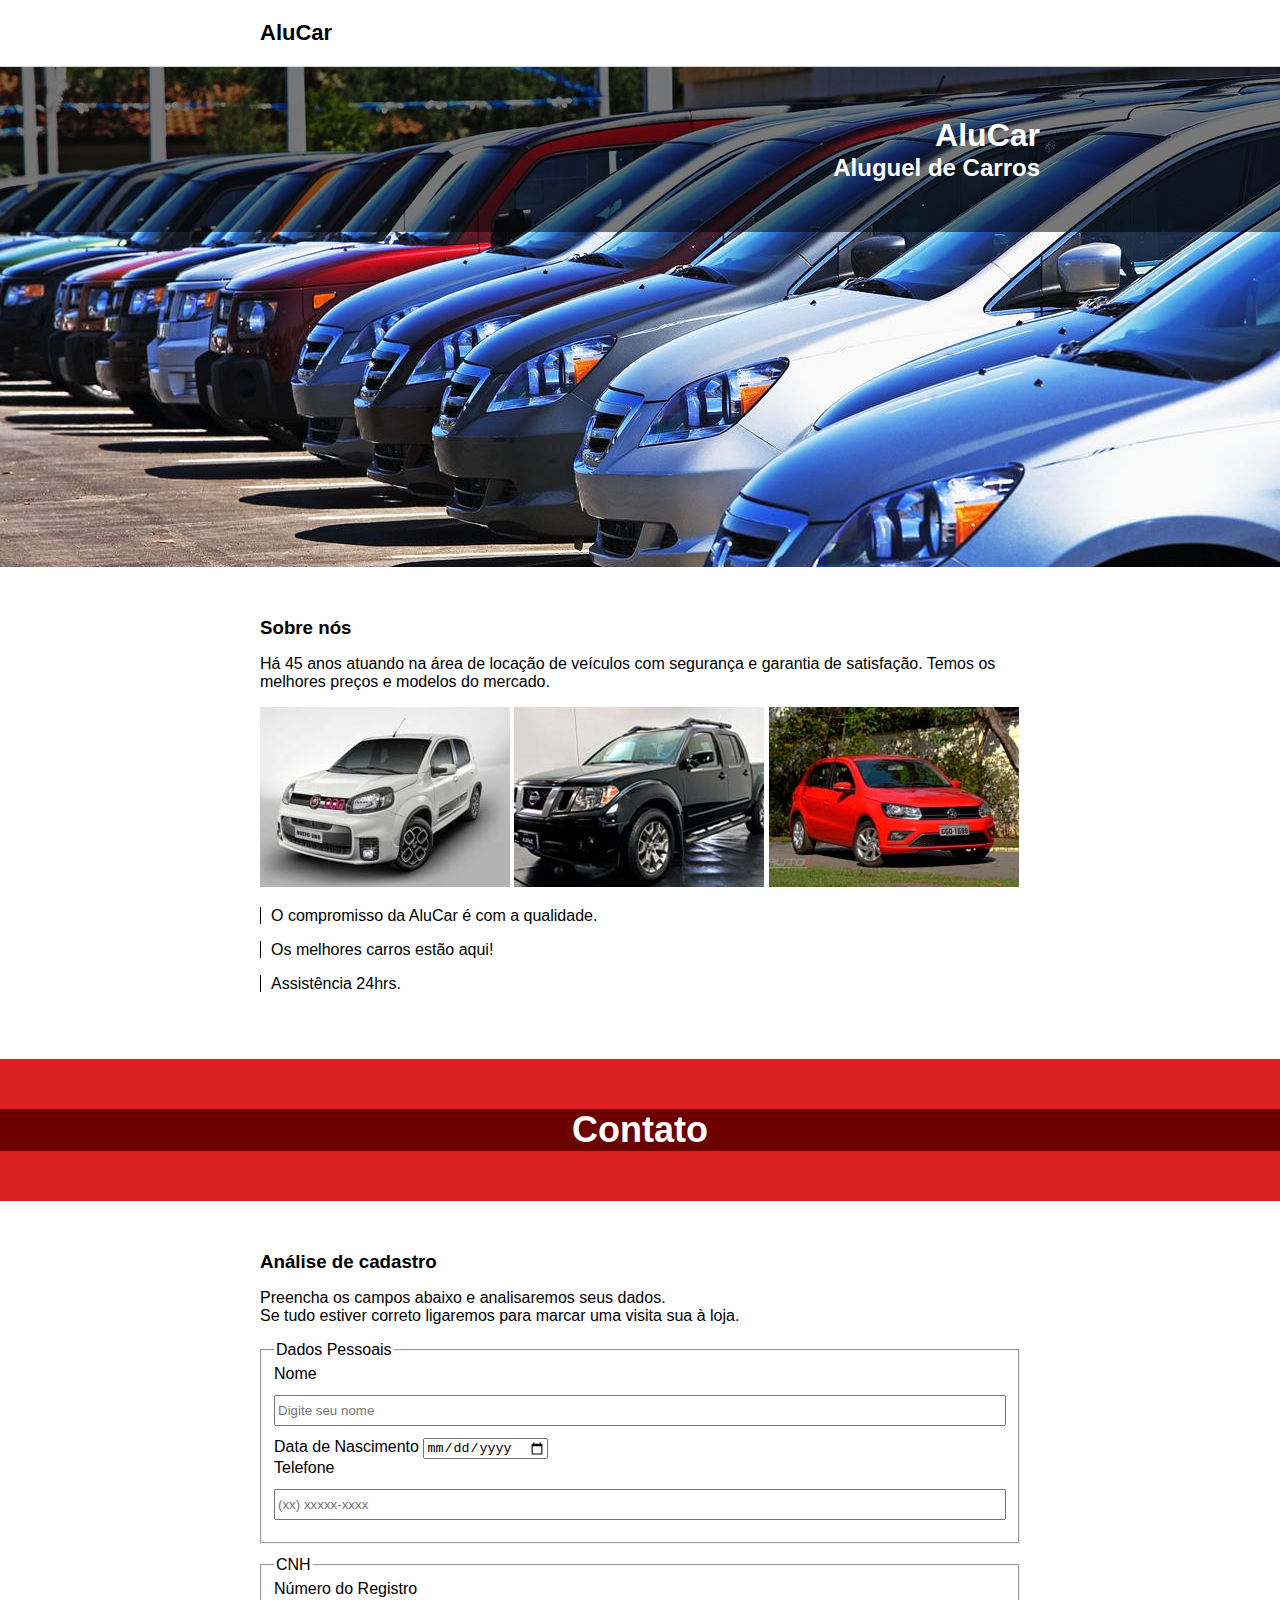
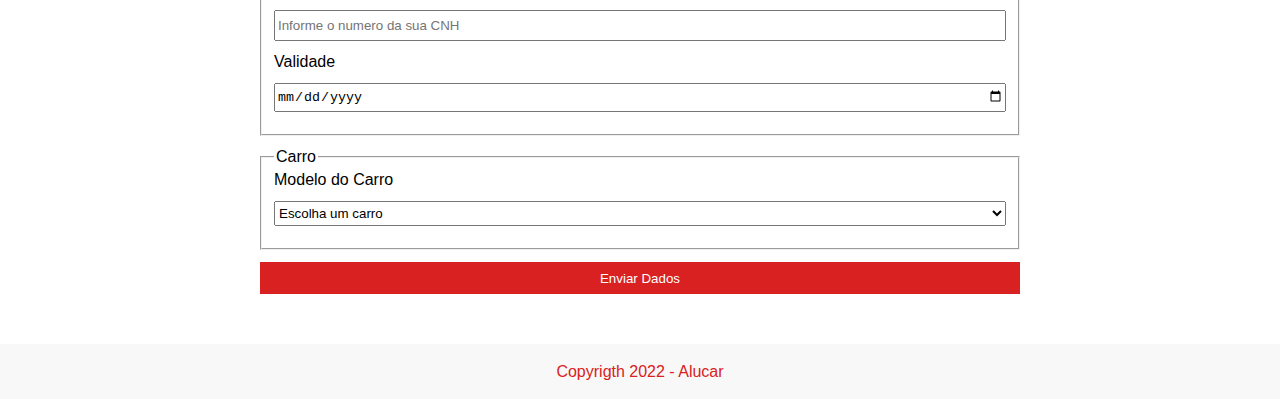
<file: Aluguel de Carros/index.html>
<!DOCTYPE html>
<html lang="pt-br">
<head>
    <meta charset="UTF-8">
    <meta name="viewport" content="width=device-width, initial-scale=1.0">
    <title>AluCar - Aluguel de Carros</title>
    <link rel="stylesheet" href="estilo.css">
</head>
<body>
    <header class="secao-topo">
        <p class="secao-largura-limitada">AluCar</p>
    </header>

    <section class="secao-background-capa">
        <div class="secao-background-conteudo">
            <div class="secao-largura-limitada">
                <h1>AluCar</h1>
                <h2>Aluguel de Carros</h2>
            </div>
        </div>
    </section>

    <section class="secao-largura-limitada secao-conteudo">
        <h3>Sobre nós</h3>
        <p>Há 45 anos atuando na área de locação de veículos com segurança e garantia de satisfação. 
            Temos os melhores preços e modelos do mercado.
        </p>
        <img class="img-conteudo" src="img/img1.jpg" alt="Imagem 1">
        <img class="img-conteudo" src="img/img2.jpg" alt="Imagem 2">
        <img class="img-conteudo" src="img/img3.jpg" alt="Imagem 3">
        <p><span>O compromisso da AluCar é com a qualidade.</span></p>
        <p><span>Os melhores carros estão aqui!</span></p>
        <p><span>Assistência 24hrs.</span></p>
    </section>

    <div class="secao-background-divisao">
        <h3>Contato</h3>
    </div>

    <main>
        <section class="secao-largura-limitada secao-conteudo">
            <h3>Análise de cadastro</h3>
            <p>Preencha os campos abaixo e analisaremos seus dados.
            <br>Se tudo estiver correto ligaremos para marcar uma visita sua à loja.</p>
            <form method="post" action="https://www.devmedia.com.br/codigos/formularios/aula9/">
            <fieldset>
                <legend>Dados Pessoais</legend>
                <div class="grupo-campo">
                    <label>Nome</label>
                    <input type="text" name="nome" placeholder="Digite seu nome" required>
                </div class="grupo-campo">
                <div>
                    <label>Data de Nascimento</label>
                    <input type="date" name="data_nascimento" required>
                </div>
                <div class="grupo-campo">
                    <label>Telefone</label>
                    <input type="tel" name="telefone" placeholder="(xx) xxxxx-xxxx" required>
                </div>
            </fieldset>

            <fieldset>
                <legend>CNH</legend>

                <div class="grupo-campo">
                    <label>Número do Registro</label>
                    <input type="number" name="numero_registro" placeholder="Informe o numero da sua CNH" required>
                </div>
                <div class="grupo-campo">
                    <label>Validade</label>
                    <input type="date" name="validade" required>
                </div>
            </fieldset>

            <fieldset>
                <legend>Carro</legend>
                <div class="grupo-campo">
                    <label>Modelo do Carro</label>
                    <select name="carro" required>
                        <option value="escolhaumcarro">Escolha um carro</option>
                    </select>
                </div>

            </fieldset>
            <button type="submit">Enviar Dados</button>
            
            
            </form>
        </section>
    </main>

    <footer>
        <p>Copyrigth 2022 - Alucar</p>
    </footer>
    
</body>
</html>
</file>
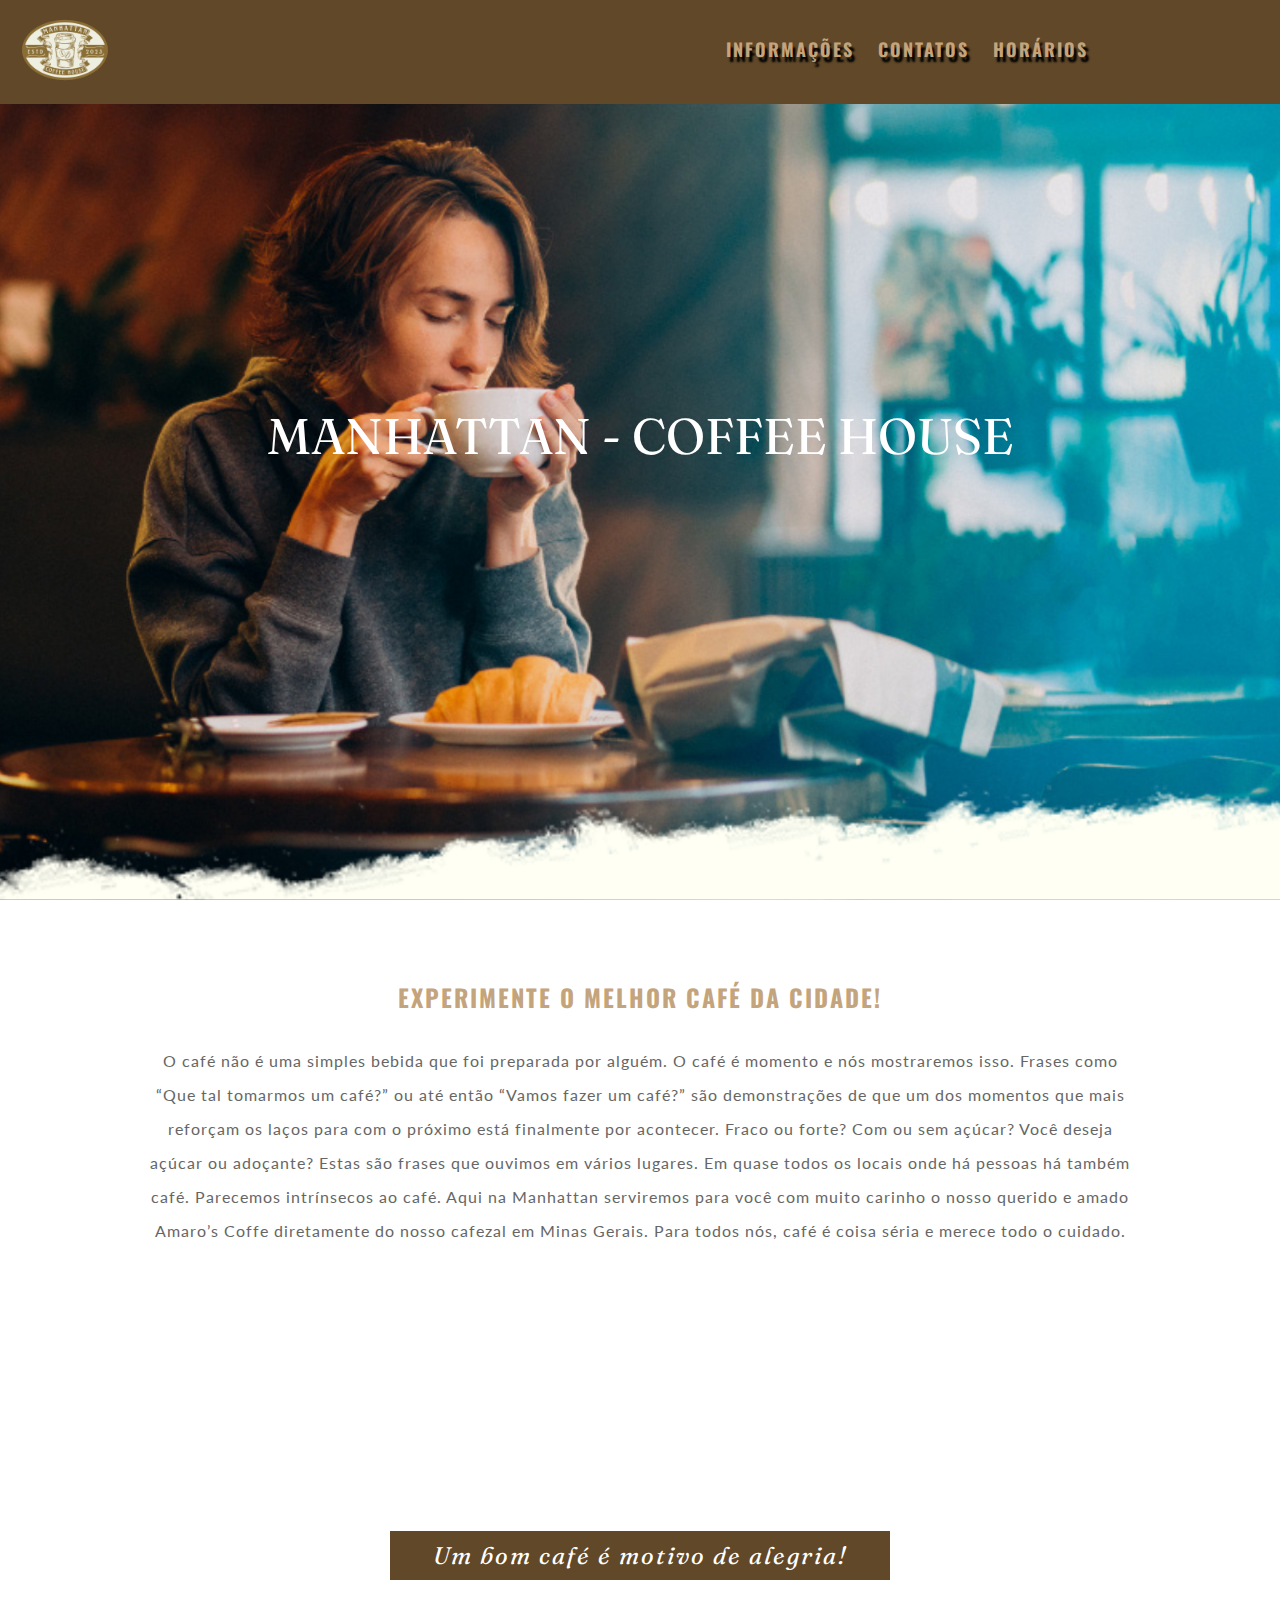
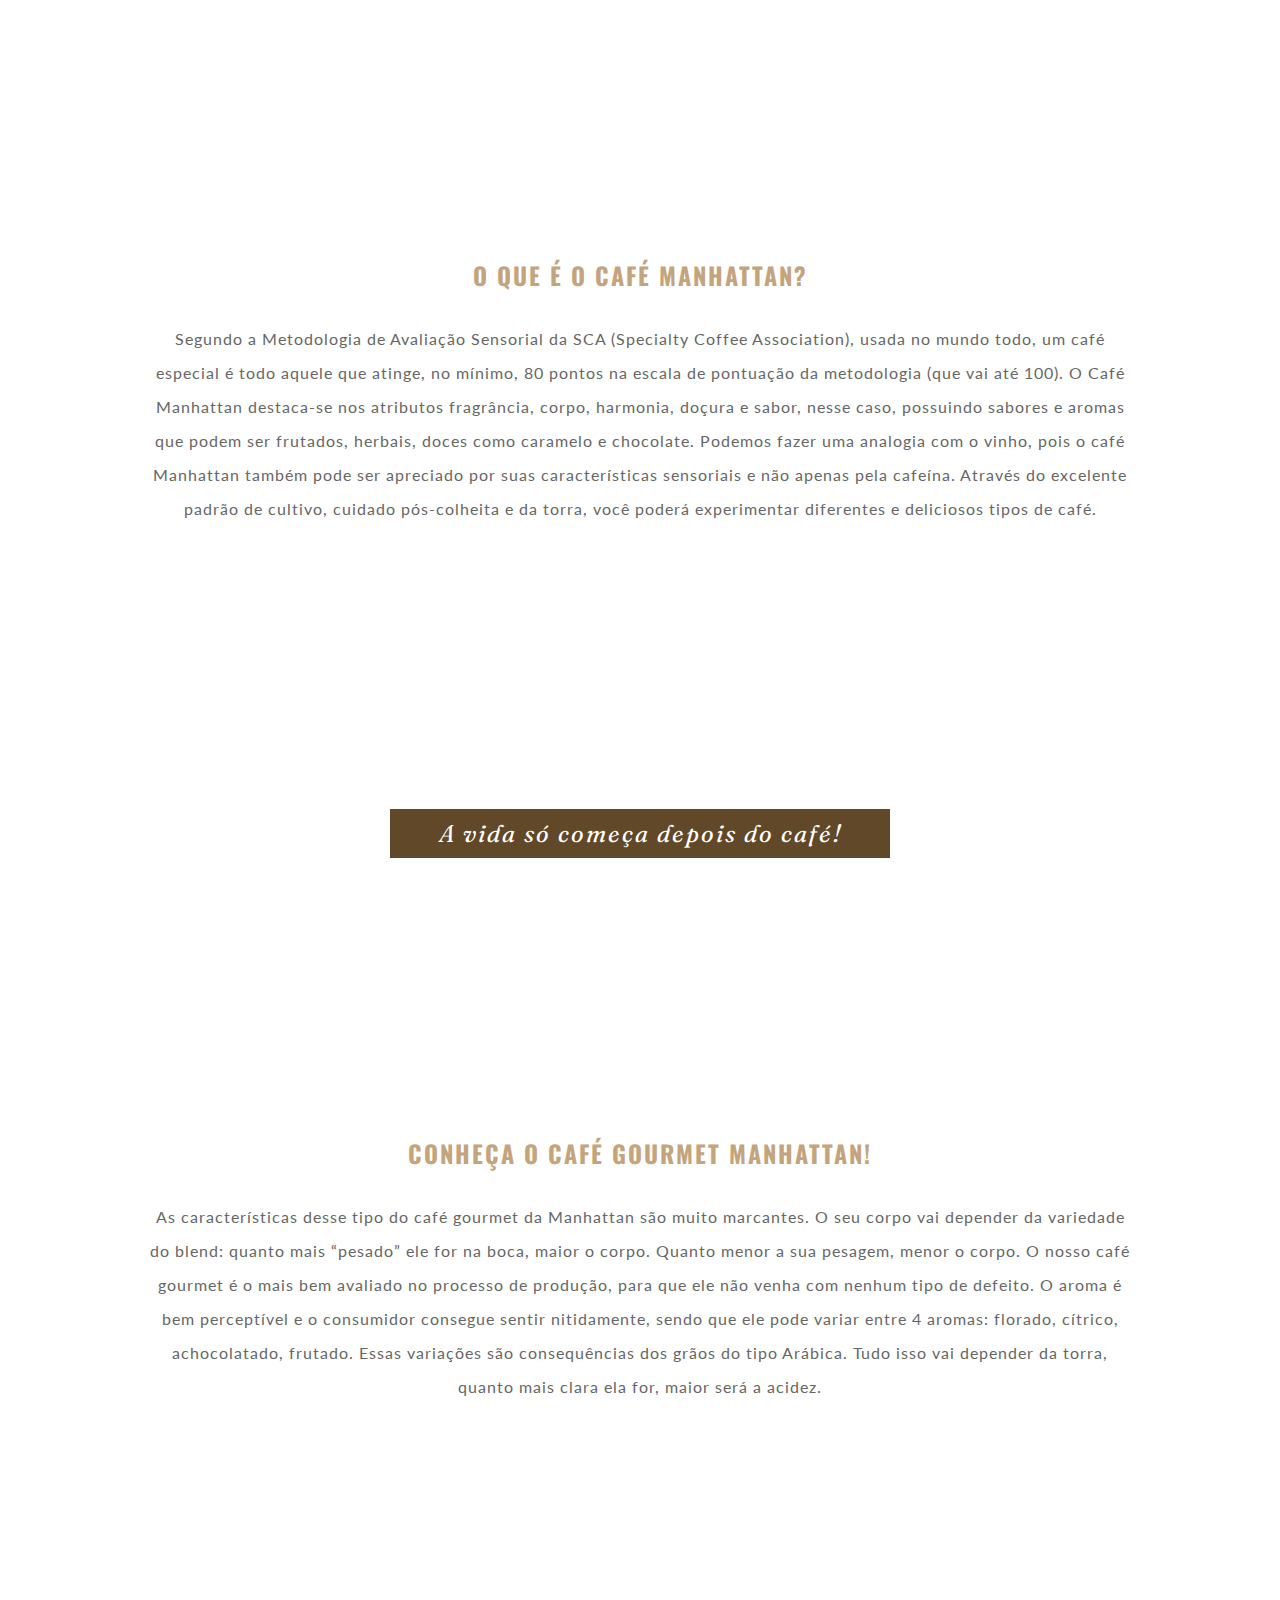
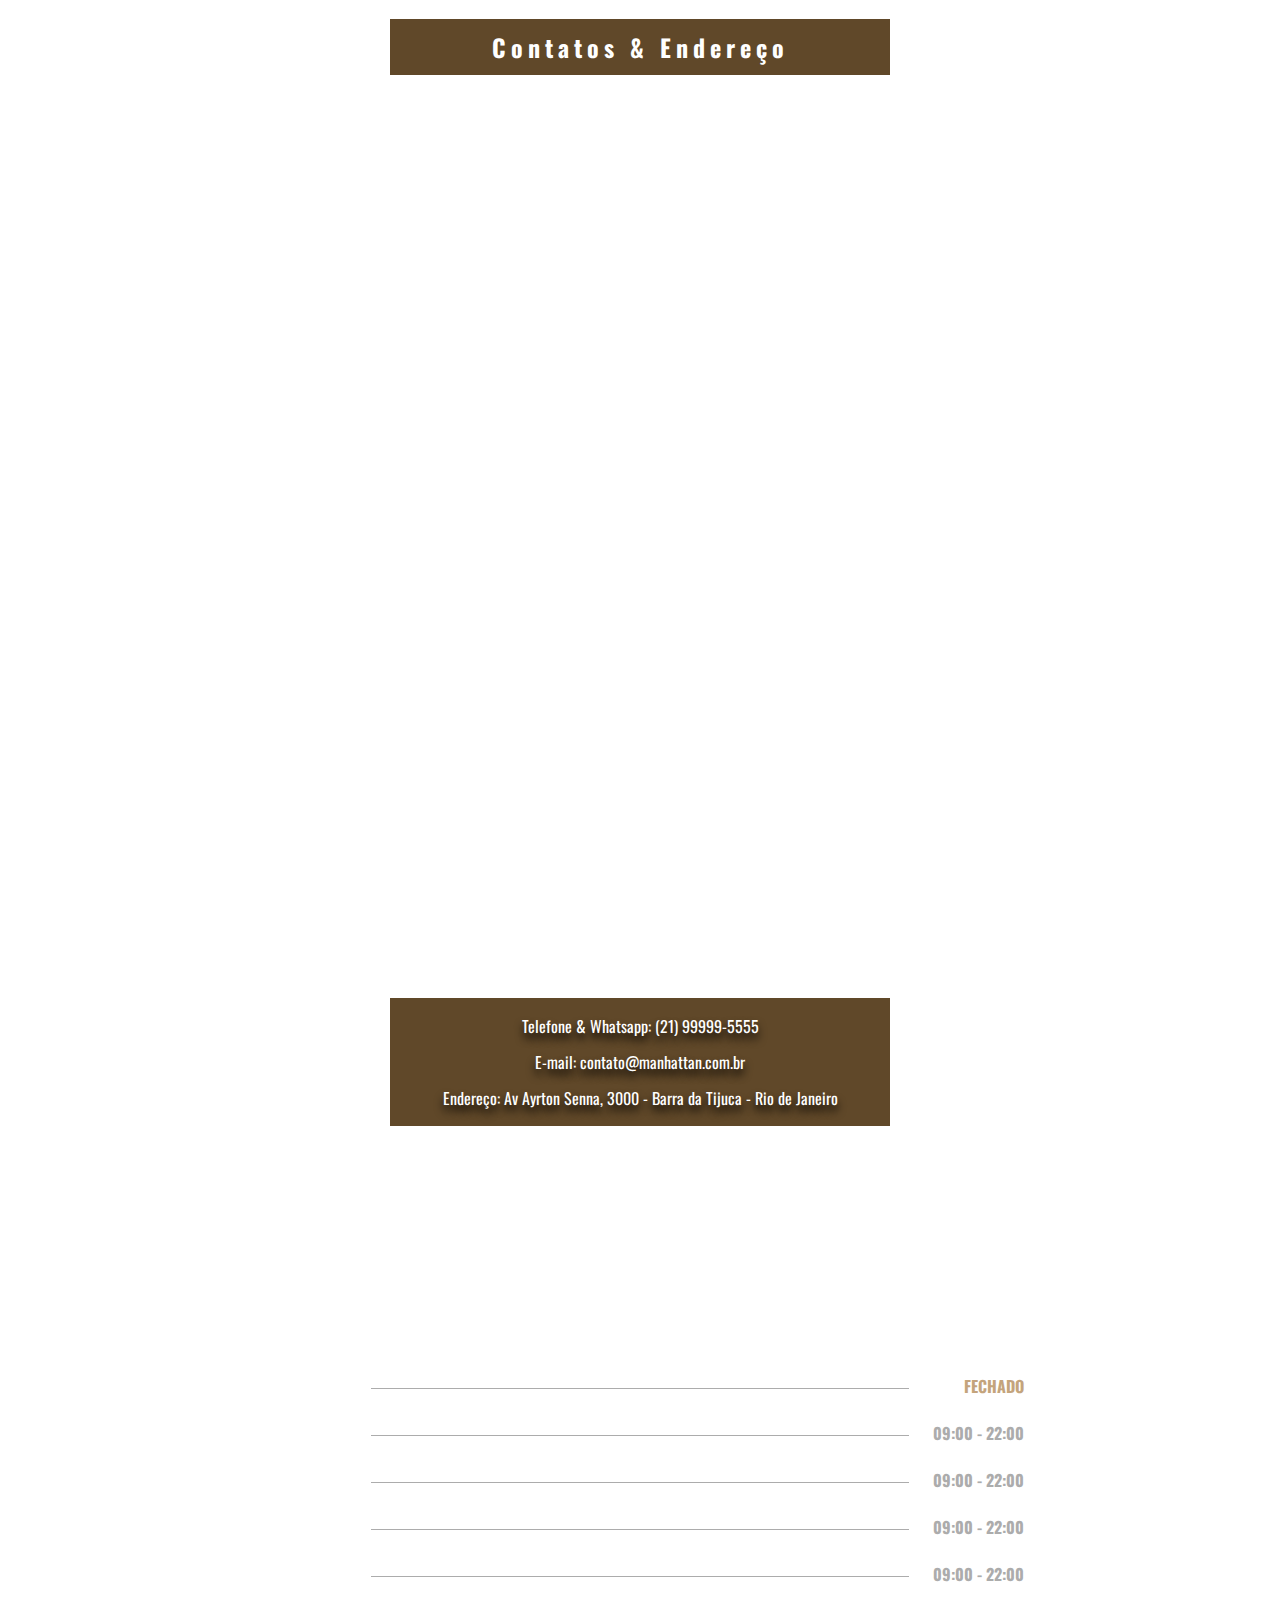
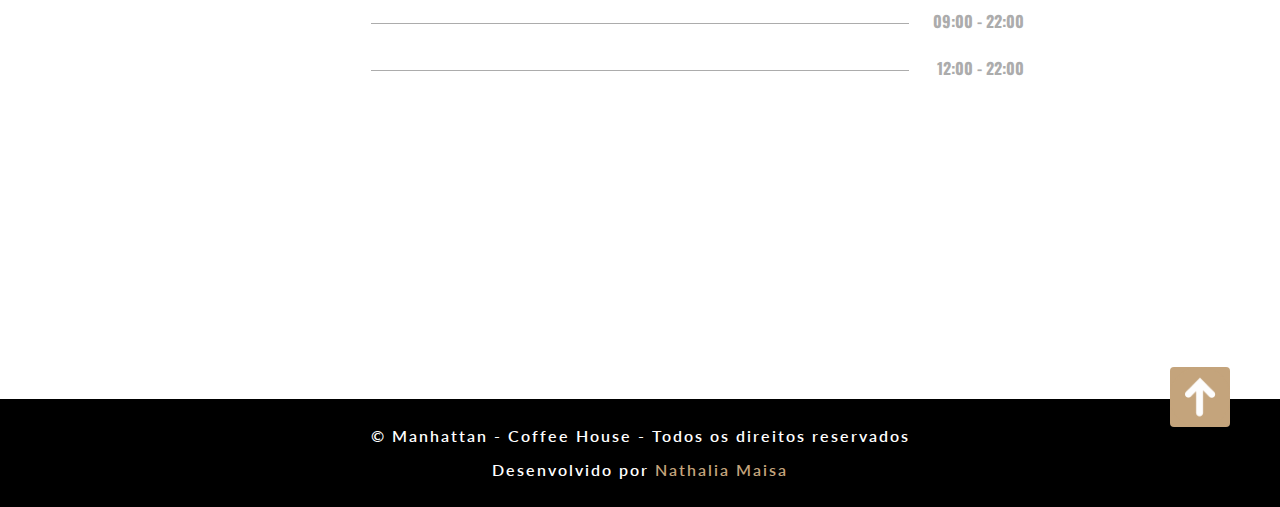
<file: Cafeteria/index.html>
<!DOCTYPE html>
<html lang="pt-br">
<head>
    <meta charset="UTF-8">
    <meta http-equiv="X-UA-Compatible" content="ie=edge">
    <meta name="viewport" content="width=device-width, initial-scale=1.0">
    <link rel="stylesheet" href="estilo.css">
    <link rel="preconnect" href="https://fonts.googleapis.com" />
    <link rel="preconnect" href="https://fonts.gstatic.com" crossorigin />
    <link
      href="https://fonts.googleapis.com/css2?family=Fraunces:opsz@9..144&family=Lato&family=Merriweather&family=Oswald&family=Poppins&display=swap"
      rel="stylesheet"/>
    <link rel="shortcut icon" href="assets/logo.ico" type="image/x-icon">
    <title>Manhattan - Coffee House</title>
</head>
<body>

    <div class="topo">
        <img class="logo" src="assets/logo.png" alt="logomarca">
                    <div>
                        <a href="#informacoes" class="link-top">INFORMAÇÕES</a>
                        <a href="#conatos" class="link-top">CONTATOS</a>
                        <a href="#horarios" class="link-top">HORÁRIOS</a>
                    </div>     
    </div>

    <div id="banner" class="container-parallax1">
        <h1>MANHATTAN - COFFEE HOUSE</h1>
    </div>

    <div id="informacoes" class="container-texto">
        <h2>EXPERIMENTE O MELHOR CAFÉ DA CIDADE!</h2>
        <p>O café não é uma simples bebida que foi preparada por alguém. O café é
            momento e nós mostraremos isso. Frases como “Que tal tomarmos um café?”
            ou até então “Vamos fazer um café?” são demonstrações de que um dos
            momentos que mais reforçam os laços para com o próximo está finalmente
            por acontecer. Fraco ou forte? Com ou sem açúcar? Você deseja açúcar ou
            adoçante? Estas são frases que ouvimos em vários lugares. Em quase todos
            os locais onde há pessoas há também café. Parecemos intrínsecos ao café.
            Aqui na Manhattan serviremos para você com muito carinho o nosso querido
            e amado Amaro’s Coffe diretamente do nosso cafezal em Minas Gerais. Para
            todos nós, café é coisa séria e merece todo o cuidado.</p>
    </div>

    <div class="container-parallax2">
        <h3>Um bom café é motivo de alegria!</h3>
    </div>

    <div class="container-texto">
        <h2>O QUE É O CAFÉ MANHATTAN?</h2>
        <p>Segundo a Metodologia de Avaliação Sensorial da SCA (Specialty Coffee
            Association), usada no mundo todo, um café especial é todo aquele que
            atinge, no mínimo, 80 pontos na escala de pontuação da metodologia (que
            vai até 100). O Café Manhattan destaca-se nos atributos fragrância,
            corpo, harmonia, doçura e sabor, nesse caso, possuindo sabores e aromas
            que podem ser frutados, herbais, doces como caramelo e chocolate.
            Podemos fazer uma analogia com o vinho, pois o café Manhattan também
            pode ser apreciado por suas características sensoriais e não apenas pela
            cafeína. Através do excelente padrão de cultivo, cuidado pós-colheita e
            da torra, você poderá experimentar diferentes e deliciosos tipos de
            café.</p>
    </div>

    <div class="container-parallax3">
        <h3>A vida só começa depois do café!</h3>
    </div>

    <div class="container-texto">
        <h2>CONHEÇA O CAFÉ GOURMET MANHATTAN!</h2>
        <p>As características desse tipo do café gourmet da Manhattan são muito
            marcantes. O seu corpo vai depender da variedade do blend: quanto mais
            “pesado” ele for na boca, maior o corpo. Quanto menor a sua pesagem,
            menor o corpo. O nosso café gourmet é o mais bem avaliado no processo de
            produção, para que ele não venha com nenhum tipo de defeito. O aroma é
            bem perceptível e o consumidor consegue sentir nitidamente, sendo que
            ele pode variar entre 4 aromas: florado, cítrico, achocolatado, frutado.
            Essas variações são consequências dos grãos do tipo Arábica. Tudo isso
            vai depender da torra, quanto mais clara ela for, maior será a acidez.</p>
    </div>

    <div id="contatos" class="container-parallax4">
        <h2>Contatos & Endereço</h2>
            <iframe 
            src="https://www.google.com/maps/embed?pb=!1m18!1m12!1m3!1d3673.116814396121!2d-43.36308168443389!3d-22.982731546364604!2m3!1f0!2f0!3f0!3m2!1i1024!2i768!4f13.1!3m3!1m2!1s0x9bda2ed54ec2e1%3A0x4431d262cad1d163!2sAv.%20Ayrton%20Senna%2C%203000%20-%20Barra%20da%20Tijuca%2C%20Rio%20de%20Janeiro%20-%20RJ%2C%2022775-904!5e0!3m2!1spt-BR!2sbr!4v1673618057703!5m2!1spt-BR!2sbr"
        width="1024"
        height="450"
        style="border: 0"
        allowfullscreen=""
        loading="lazy"
        referrerpolicy="no-referrer-when-downgrade"
            ></iframe>

            <div class="container-contatos">
                <p>Telefone & Whatsapp: (21) 99999-5555</p>
                <p>E-mail: contato@manhattan.com.br</p>
                <p>Endereço: Av Ayrton Senna, 3000 - Barra da Tijuca - Rio de Janeiro</p>
            </div>
    </div>

    <div id="horarios" class="container-parallax5">
        <h2>HORÁRIOS DE FUNCIONAMENTO</h2>
        <div>
            <ul class="lista-horarios">
                <li>
                    <h3>SEGUNDA</h3>
                    <div></div>
                    <span class="texto-marrom">FECHADO</span>
                </li>
                <li>
                    <h3>TERÇA</h3>
                    <div></div>
                    <p>09:00 - 22:00</p>
                </li>
                <li>
                    <h3>QUARTA</h3>
                    <div></div>
                    <p>09:00 - 22:00</p>
                </li>
                <li>
                    <h3>QUINTA</h3>
                    <div></div>
                    <p>09:00 - 22:00</p>
                </li>
                <li>
                    <h3>SEXTA</h3>
                    <div></div>
                    <p>09:00 - 22:00</p>
                </li>
                <li>
                    <h3>SÁBADO</h3>
                    <div></div>
                    <p>09:00 - 22:00</p>
                </li>
                <li>
                    <h3>DOMINGO</h3>
                    <div></div>
                    <p>12:00 - 22:00</p>
                </li>
            </ul>
        </div>
    </div>

    <div class="container-rodape">
        <p> &copy; Manhattan - Coffee House - Todos os direitos reservados</p>
        <p>Desenvolvido por <span>Nathalia Maisa</span></p>
        <a href="#banner"></a>
    </div>
</body>
</html>
</file>
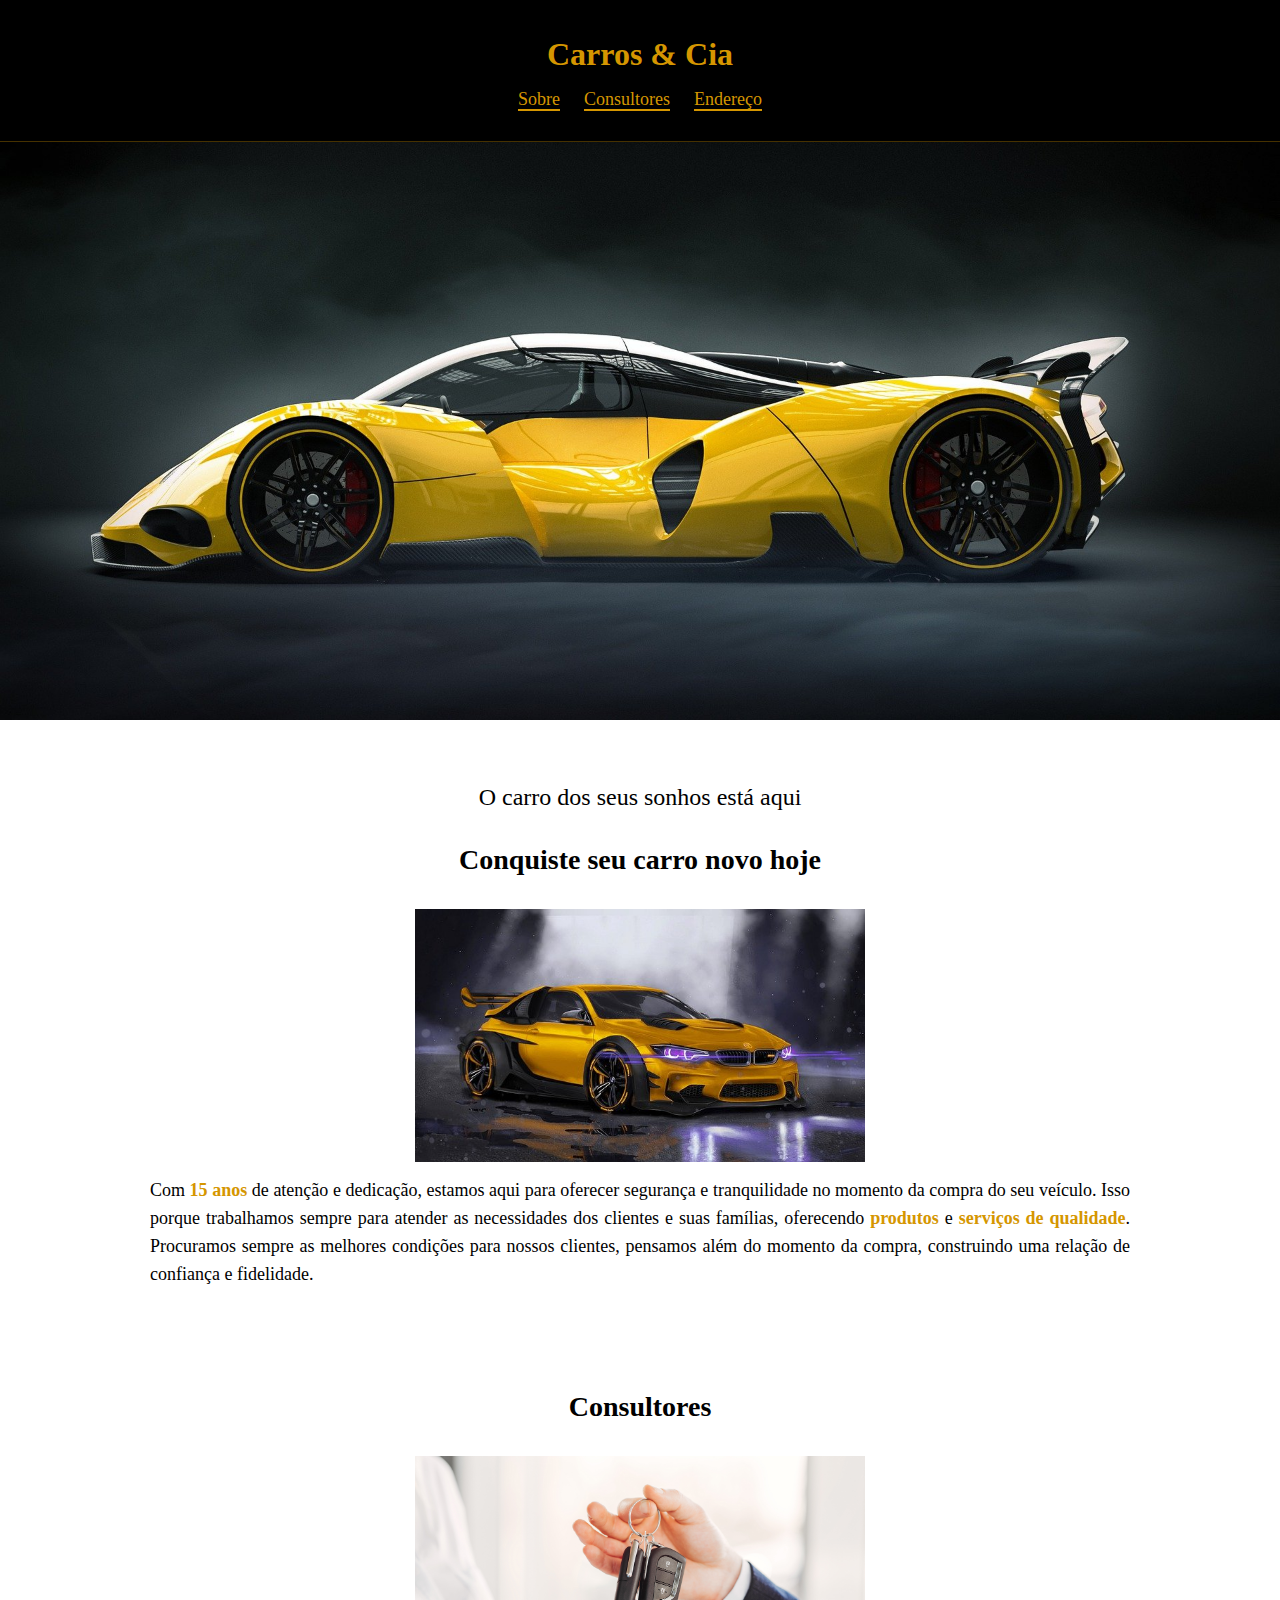
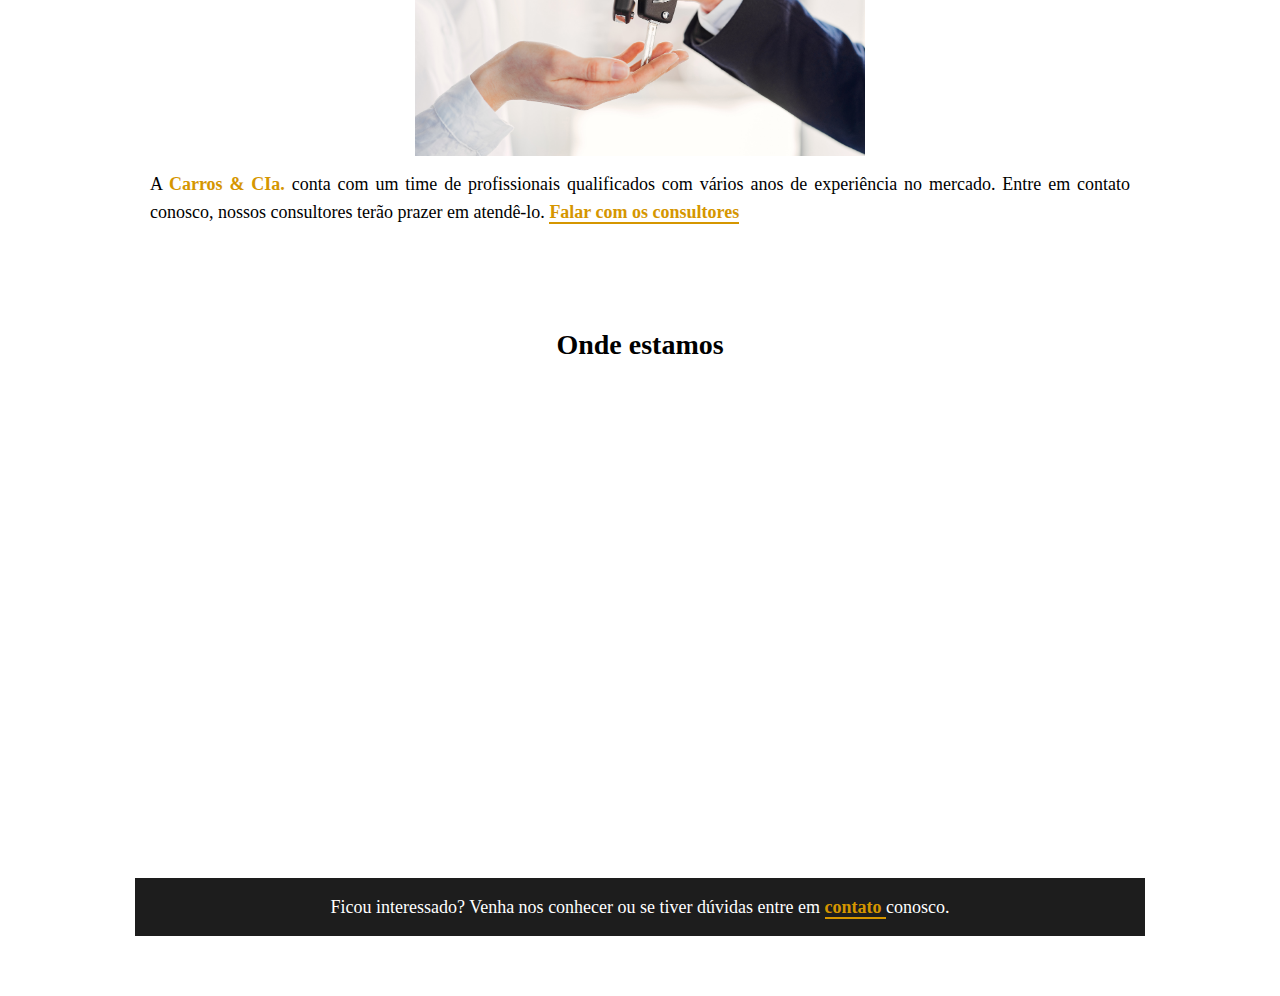
<file: Carros & Cia/index.html>
<!DOCTYPE html>
<html lang="pt-br">
<head>
    <meta charset="UTF-8">
    <meta name="viewport" content="width=device-width, initial-scale=1.0">
    <link rel="stylesheet" href="estilo.css">
    <title>Carros & Cia</title>
</head>
<body>
    <div class="secao topo">
        <h1>Carros & Cia</h1>

        <p class="paragrafro paragrafro-topo">
            <a href="#sobre" class="link-topo">Sobre</a>
            <a href="#consultores" class="link-topo">Consultores</a>
            <a href="#endereco" class="link-topo">Endereço</a>
        </p>
    </div>
    <div class="secao banner">
        <img class="banner-img" src="img/banner.jpg">
    </div>

    <div id="sobre" class="secao">
        <h2>O carro dos seus sonhos está aqui</h2>
        <h3>Conquiste seu carro novo hoje</h3>

        <img class="imagem" src="img/carro-assinatura.jpg">

        <p class="paragrafo paragrafo-sobre">
            Com <span class="texto-amarelo">15 anos</span> de atenção e dedicação, estamos aqui para oferecer segurança e tranquilidade no momento da compra
            do seu veículo. Isso porque trabalhamos sempre para atender as necessidades dos clientes e suas famílias, oferecendo <span
                class="texto-amarelo">produtos</span> e <span class="texto-amarelo">serviços de qualidade</span>. Procuramos sempre as melhores condições
            para nossos clientes, pensamos além do momento da compra, construindo uma relação de confiança e fidelidade.
        </p>
    </div>

    <div id="consultores" class="secao">
        <h3>Consultores</h3>

        <img class="imagem" src="img/consultores.jpg ">

        <p class="paragrafo">
            A <span class="texto-amarelo">Carros & CIa.</span> conta com um time de profissionais qualificados com vários anos de experiência no
            mercado. Entre em contato conosco, nossos consultores terão prazer em atendê-lo. <a class="link" href="mailto:consultores@email.com"><span
                    class="texto-amarelo">Falar com os consultores</span></a>
        </p>
    </div>

    <div id="endereco" class="secao contato">
        <h3>Onde estamos</h3>

        <iframe
            src="https://www.google.com/maps/embed?pb=!1m18!1m12!1m3!1d7346.254844548052!2d-43.364712467659004!3d-22.98234139602229!2m3!1f0!2f0!3f0!3m2!1i1024!2i768!4f13.1!3m3!1m2!1s0x9bda2ed54ec2e1%3A0x4431d262cad1d163!2sAv.%20Ayrton%20Senna%2C%203000%20-%20Barra%20da%20Tijuca%2C%20Rio%20de%20Janeiro%20-%20RJ%2C%2022775-904!5e0!3m2!1spt-BR!2sbr!4v1642532754862!5m2!1spt-BR!2sbr"
            width="1010" height="450" style="border:0;" allowfullscreen="" loading="lazy"></iframe>

        <p class="paragrafo paragrafo-contato">Ficou interessado? Venha nos conhecer ou se tiver dúvidas entre em <a class="link"
                href="mailto:consultores@email.com">
                <span class="texto-amarelo">contato</span>
            </a> conosco.
        </p>

    </div>
</body>
</html>
</file>
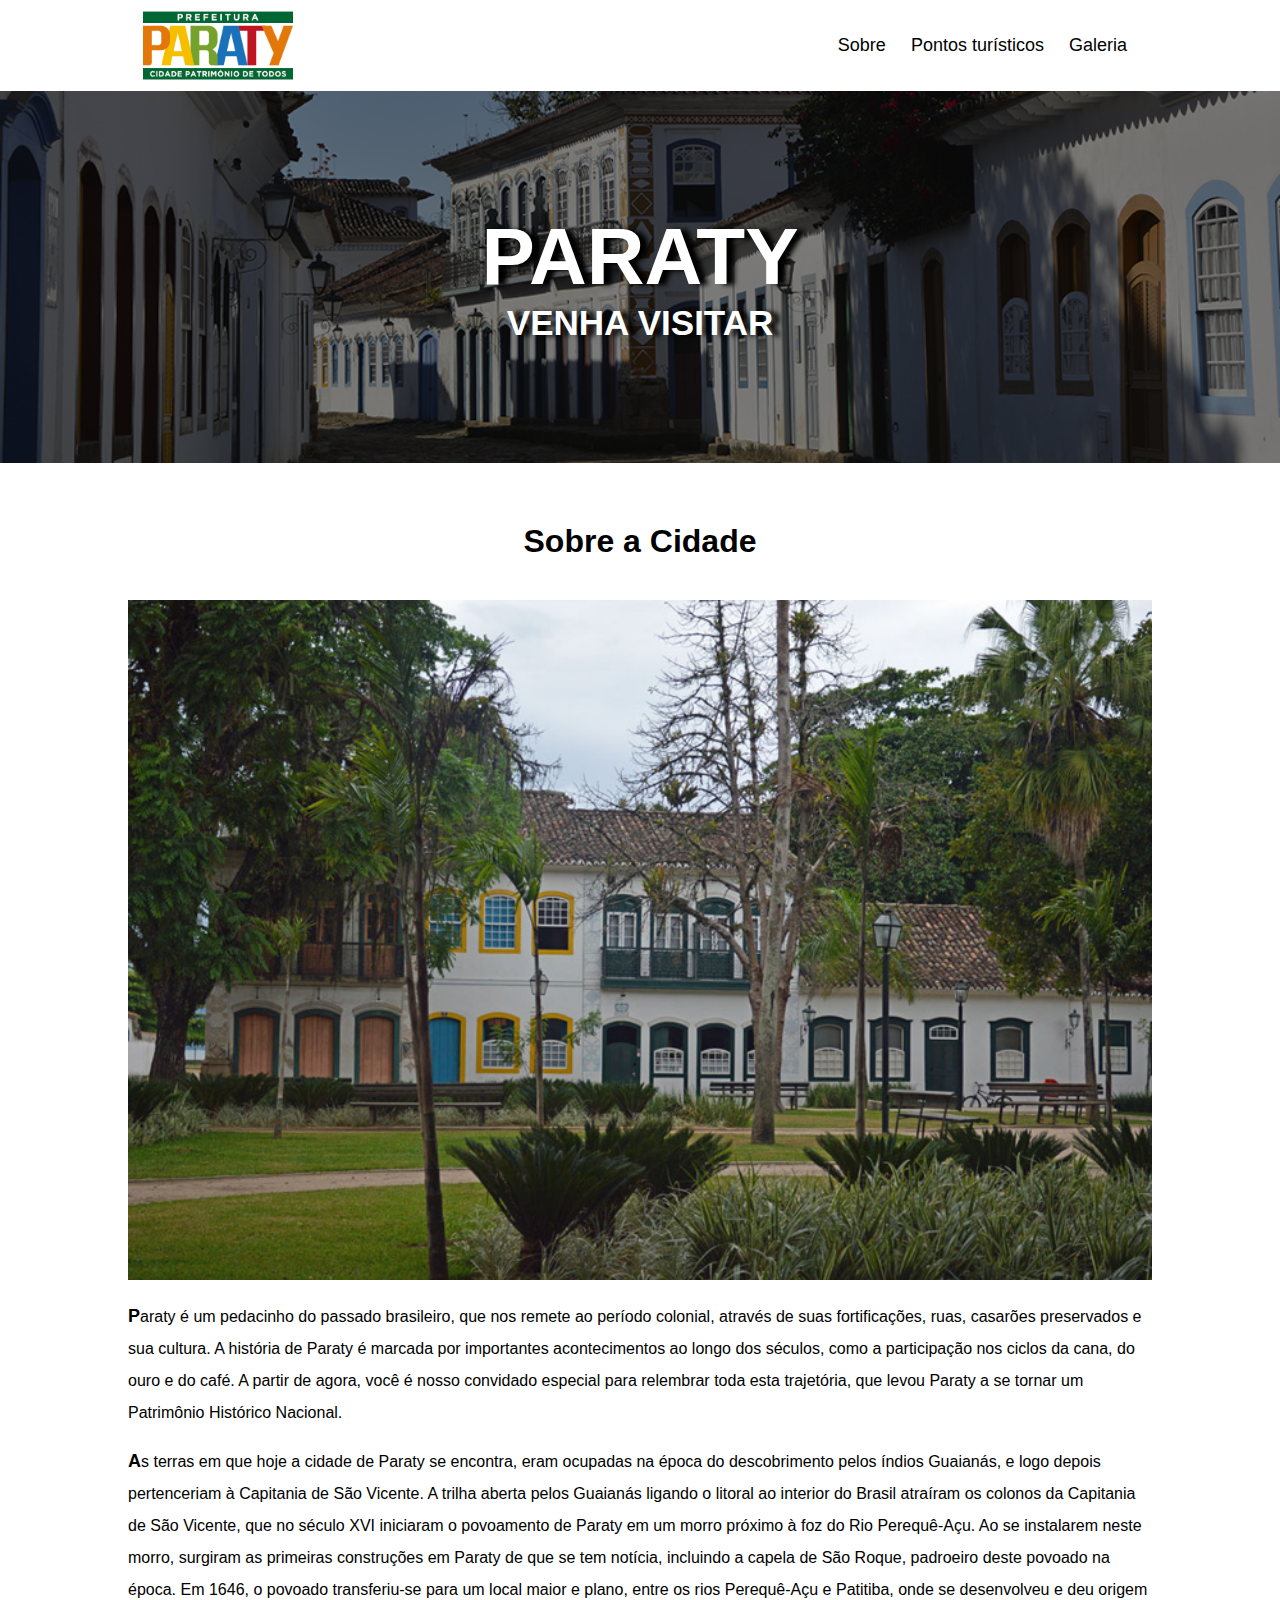
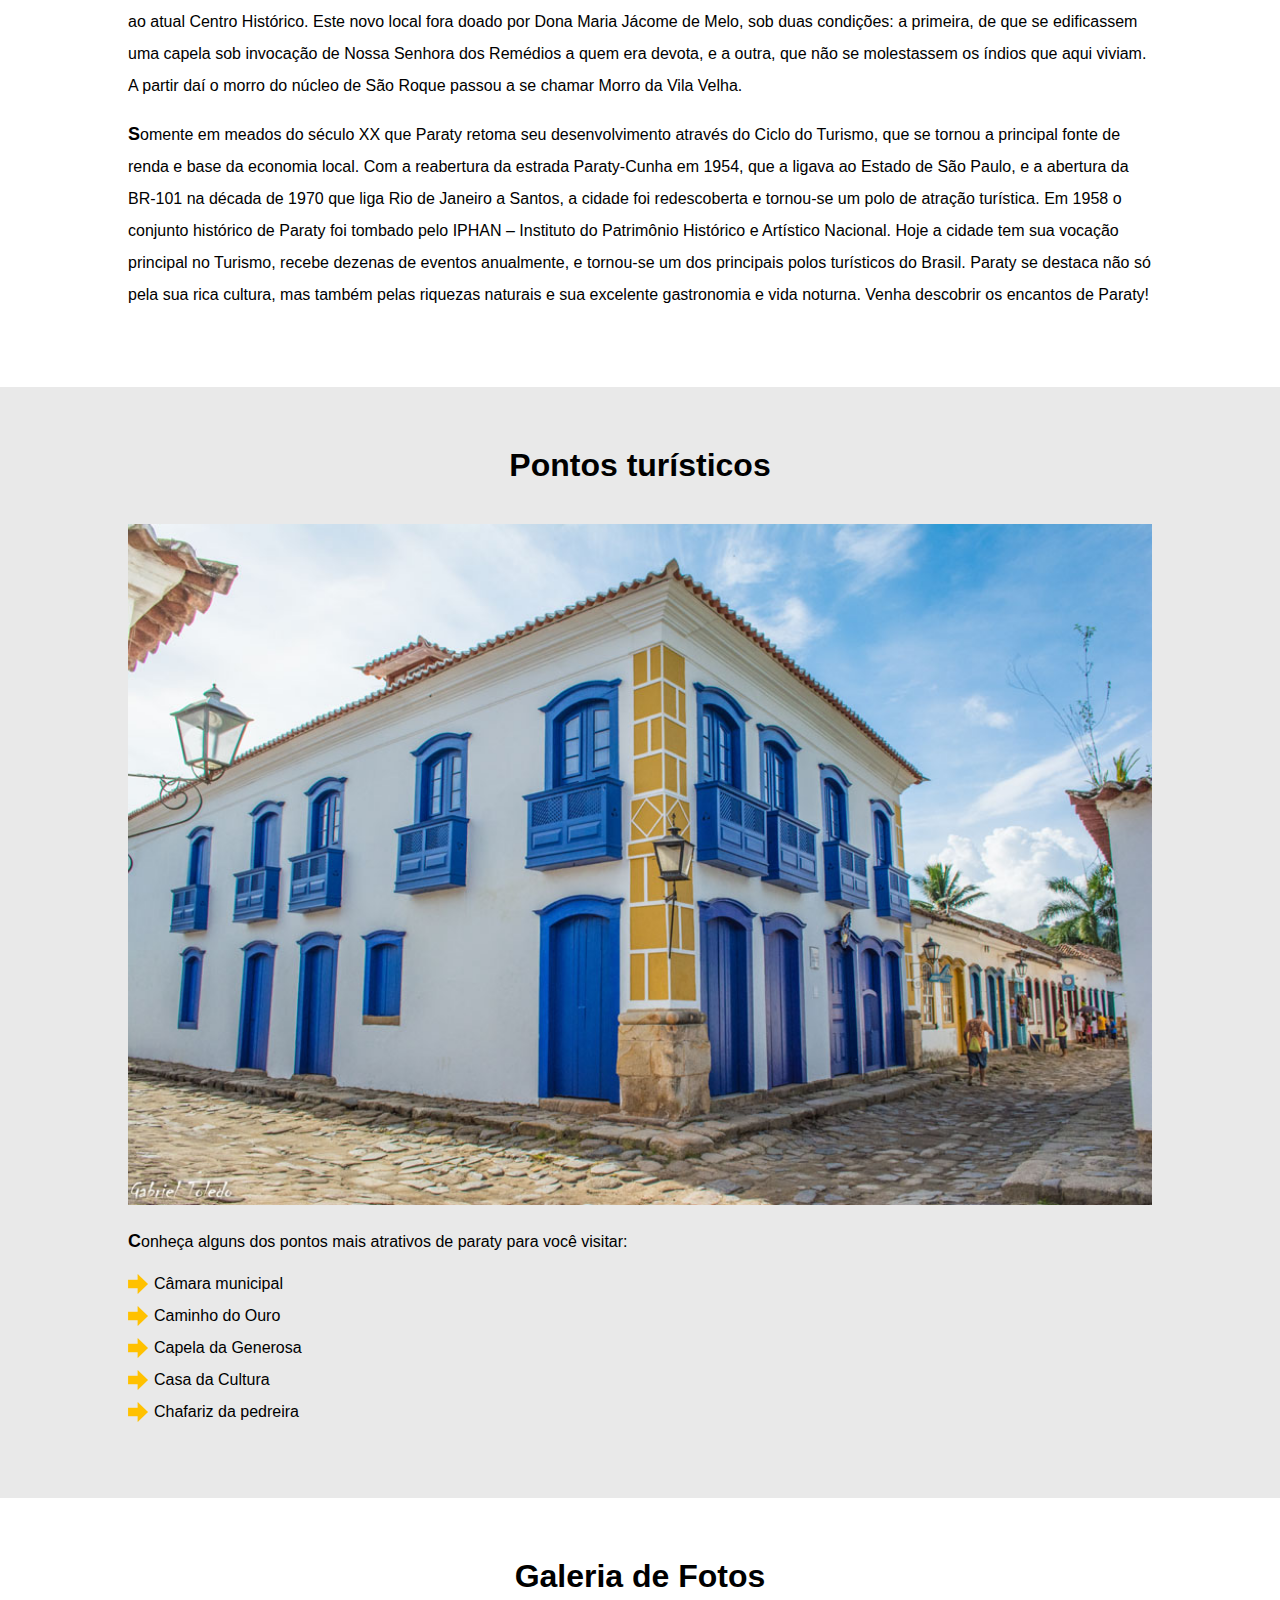
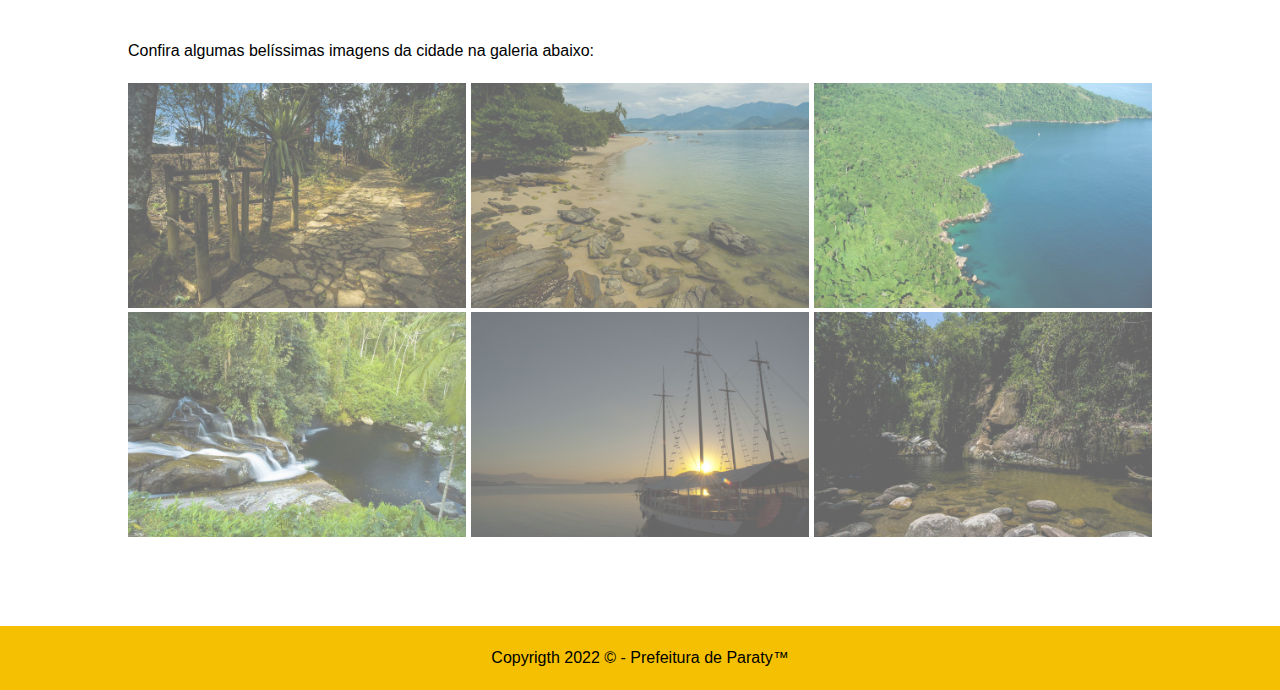
<file: Cidade de Paraty/index.html>
<!DOCTYPE html>
<html lang="pt-br">
<head>
    <meta charset="UTF-8">
    <meta name="viewport" content="width=device-width, initial-scale=1.0">
    <link rel="stylesheet" type="text/css" href="estilo.css">
    <title>Visite Paraty</title>
</head>
<body>
    
<header>
    <div class="limita-secao">
        <img src="img/logo.png" alt="Logo">
        <nav>
            <a href="#sobre">Sobre</a>
            <a href="#pontos">Pontos turísticos</a>
            <a href="#galeria">Galeria</a>
        </nav>
    </div>
</header>

    <section class="secao-capa">
        <div>
            <h1>Paraty</h1>
            <h2>Venha visitar</h2>
        </div>
    </section>


<section id="sobre">
    <div class="limita-secao secao-destaque">
        <h3>Sobre a Cidade</h3>

        <img src="img/Praca-Matriz.jpg">

        <p>Paraty é um pedacinho do passado brasileiro, que nos remete ao período colonial, através de suas fortificações, ruas, casarões preservados e sua cultura. A história de Paraty é marcada por importantes acontecimentos ao longo dos séculos, como a participação nos ciclos da cana, do ouro e do café. A partir de agora, você é nosso convidado especial para relembrar toda esta trajetória, que levou Paraty a se tornar um Patrimônio Histórico Nacional.</p>
        
        <p>As terras em que hoje a cidade de Paraty se encontra, eram ocupadas na época do descobrimento pelos índios Guaianás, e logo depois pertenceriam à Capitania de São Vicente. A trilha aberta pelos Guaianás ligando o litoral ao interior do Brasil atraíram os colonos da Capitania de São Vicente, que no século XVI iniciaram o povoamento de Paraty em um morro próximo à foz do Rio Perequê-Açu. Ao se instalarem neste morro, surgiram as primeiras construções em Paraty de que se tem notícia, incluindo a capela de São Roque, padroeiro deste povoado na época. Em 1646, o povoado transferiu-se para um local maior e plano, entre os rios Perequê-Açu e Patitiba, onde se desenvolveu e deu origem ao atual Centro Histórico. Este novo local fora doado por Dona Maria Jácome de Melo, sob duas condições: a primeira, de que se edificassem uma capela sob invocação de Nossa Senhora dos Remédios a quem era devota, e a outra, que não se molestassem os índios que aqui viviam. A partir daí o morro do núcleo de São Roque passou a se chamar Morro da Vila Velha.</p>
        
        <p>Somente em meados do século XX que Paraty retoma seu desenvolvimento através do Ciclo do Turismo, que se tornou a principal fonte de renda e base da economia local. Com a reabertura da estrada Paraty-Cunha em 1954, que a ligava ao Estado de São Paulo, e a abertura da BR-101 na década de 1970 que liga Rio de Janeiro a Santos, a cidade foi redescoberta e tornou-se um polo de atração turística. Em 1958 o conjunto histórico de Paraty foi tombado pelo IPHAN – Instituto do Patrimônio Histórico e Artístico Nacional. Hoje a cidade tem sua vocação principal no Turismo, recebe dezenas de eventos anualmente, e tornou-se um dos principais polos turísticos do Brasil. Paraty se destaca não só pela sua rica cultura, mas também pelas riquezas naturais e sua excelente gastronomia e vida noturna. Venha descobrir os encantos de Paraty!</p>
    </div>
</section>

<section id="pontos" class="secao-pontos">
    <div class="limita-secao secao-destaque">
        <h3>Pontos turísticos</h3>
        <img src="img/Casa-da-Cultura.jpg">

        <p>Conheça alguns dos pontos mais atrativos de paraty para você visitar:</p>

        <ul>
            <li>Câmara municipal</li>
            <li>Caminho do Ouro</li>
            <li>Capela da Generosa</li>
            <li>Casa da Cultura</li>
            <li>Chafariz da pedreira</li>
        </ul>
    </div>
</section>

<section id="galeria">
    <div class="limita-secao">
        <h3>Galeria de Fotos</h3>

        <p>Confira algumas belíssimas imagens da cidade na galeria abaixo:</p>
       
        <div class="galeria">
            <img src="img/Caminho-do-Ouro.jpg" alt="Caminho-do-Ouro">
            <img src="img/Ilha-do-Cedro.jpg" alt="Ilha-do-Cedro">
            <img src="img/Lagoa-Azul.jpg" alt="Lagoa-Azul">
            <img src="img/Cachoeira.jpg" alt="Cachoeira">
            <img src="img/Cais.jpg" alt="Cais">
            <img src="img/Poco-Ingleses.jpg" alt="Poco-Ingleses">
        </div>
    </div>
</section>

<footer>

    <div class="limita-secao">
        <p>Copyrigth 2022 © - Prefeitura de Paraty™</p>
    </div>

</footer>

</body>
</html>
</file>
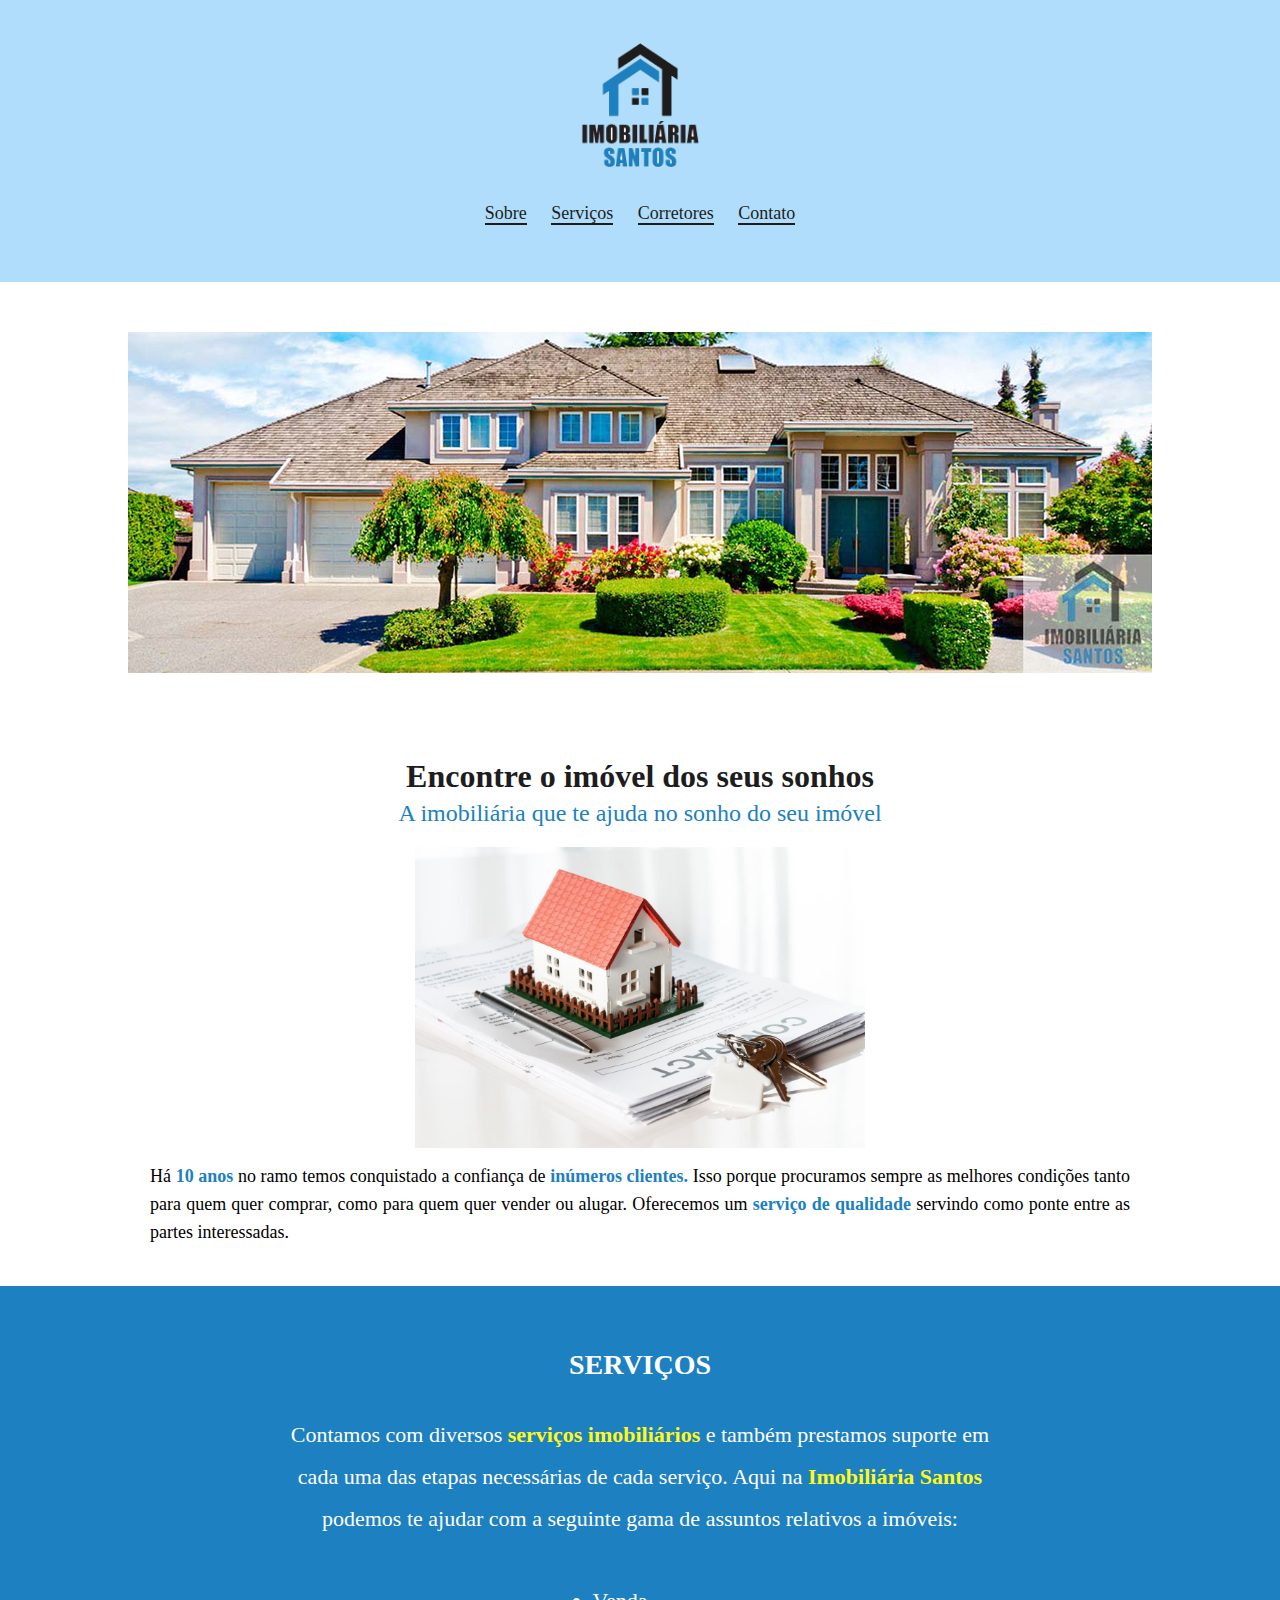
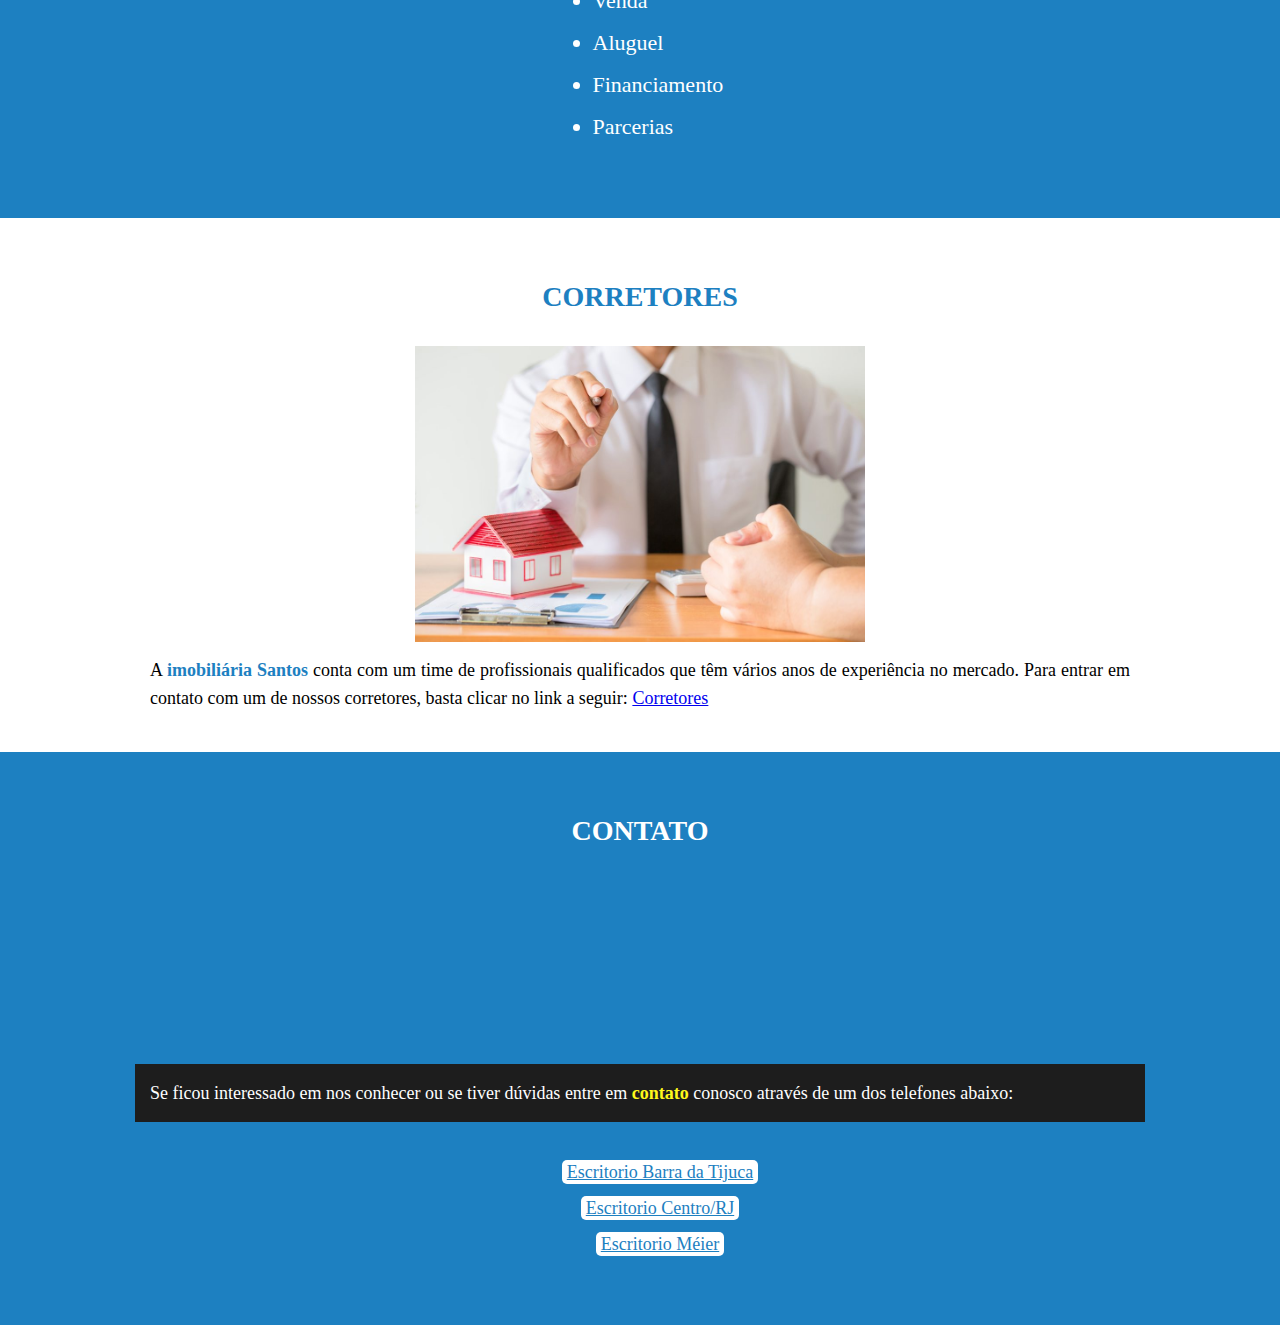
<file: Imobiliaria/index.html>
<!DOCTYPE html>
<html lang="en">
<head>
    <meta charset="UTF-8">
    <meta name="viewport" content="width=device-width, initial-scale=1.0">
    <title>Imobiliária Santos</title>
    <link rel="stylesheet" href="css/estilo.css">
</head>
<body>
    <div class="navbar">
        <img src="img/logo.png" alt="Imobiliaria Santos">
        <p class="secao">
            <a href="#sobre">Sobre</a>
            <a href="#servicos">Serviços</a>
            <a href="#corretores">Corretores</a>
            <a href="#contato">Contato</a>
        </p>
    </div>
  
    <div class="Imovel">
        <img class="banner" src="img/banner.jpg" alt="Banner Imovel">
    </div>

    <div class="sobre">
        <h1>Encontre o imóvel dos seus sonhos</h1>
        <h2>A imobiliária que te ajuda no sonho do seu imóvel</h2>
        <img src="img/imovel-assinatura.jpg" alt="Assinatura Imovel">
        <p>Há <span class="texto-azul">10 anos</span> no ramo temos conquistado a confiança de <span class="texto-azul">inúmeros clientes.</span> Isso porque procuramos sempre as melhores condições tanto para quem quer comprar, como para quem quer vender ou alugar. Oferecemos um <span class="texto-azul">serviço de qualidade</span> servindo como ponte entre as partes interessadas.</p>
    </div>

    <div class="servicos">
        <h3>SERVIÇOS</h3>
        <p>Contamos com diversos <span class="texto-amarelo">serviços imobiliários</span> e também prestamos suporte em cada uma das etapas necessárias de cada serviço. Aqui na <span class="texto-amarelo">Imobiliária Santos</span> podemos te ajudar com a seguinte gama de assuntos relativos a imóveis:
        <ul class="servicos-lista">
            <li class="servicos-item">Venda</li>
            <li class="servicos-item">Aluguel</li>
            <li class="servicos-item">Financiamento</li>
            <li class="servicos-item">Parcerias</li>
        </ul>
    </div>

    <div class="corretores">
        <h3 class="texto-azul">CORRETORES</h3>
        <img src="img/corretores.jpg" alt="Corretores">
        <p>A <span class="texto-azul">imobiliária Santos</span> conta com um time de profissionais qualificados que têm vários anos de experiência no mercado. Para entrar em contato com um de nossos corretores, basta clicar no link a seguir: <a href="mailto:corretores@gmail.com">Corretores</a></p>
    </div>

    <div class="contato">
        <h3>CONTATO</h3>
        <iframe src="https://www.google.com/maps/embed?pb=!1m18!1m12!1m3!1d7346.254844548052!2d-43.364712467659004!3d-22.98234139602229!2m3!1f0!2f0!3f0!3m2!1i1024!2i768!4f13.1!3m3!1m2!1s0x9bda2ed54ec2e1%3A0x4431d262cad1d163!2sAv.%20Ayrton%20Senna%2C%203000%20-%20Barra%20da%20Tijuca%2C%20Rio%20de%20Janeiro%20-%20RJ%2C%2022775-904!5e0!3m2!1spt-BR!2sbr!4v1642532754862!5m2!1spt-BR!2sbr" frameborder="0"></iframe>
        <p class="contact">Se ficou interessado em nos conhecer ou se tiver dúvidas entre em <span class="texto-amarelo">contato</span> conosco através de um dos telefones abaixo:</p>
            <ul>
                <li><a class="link-contato" href="mailto:officecentro@email.com">Escritorio Barra da Tijuca</a></li>
                <li><a class="link-contato" href="mailto:officecentro@email.com">Escritorio Centro/RJ</a></li>
                <li><a class="link-contato" href="mailto:officecentro@email.com">Escritorio Méier</a></li>
            </ul>
    </div>


</body>
</html>
</file>
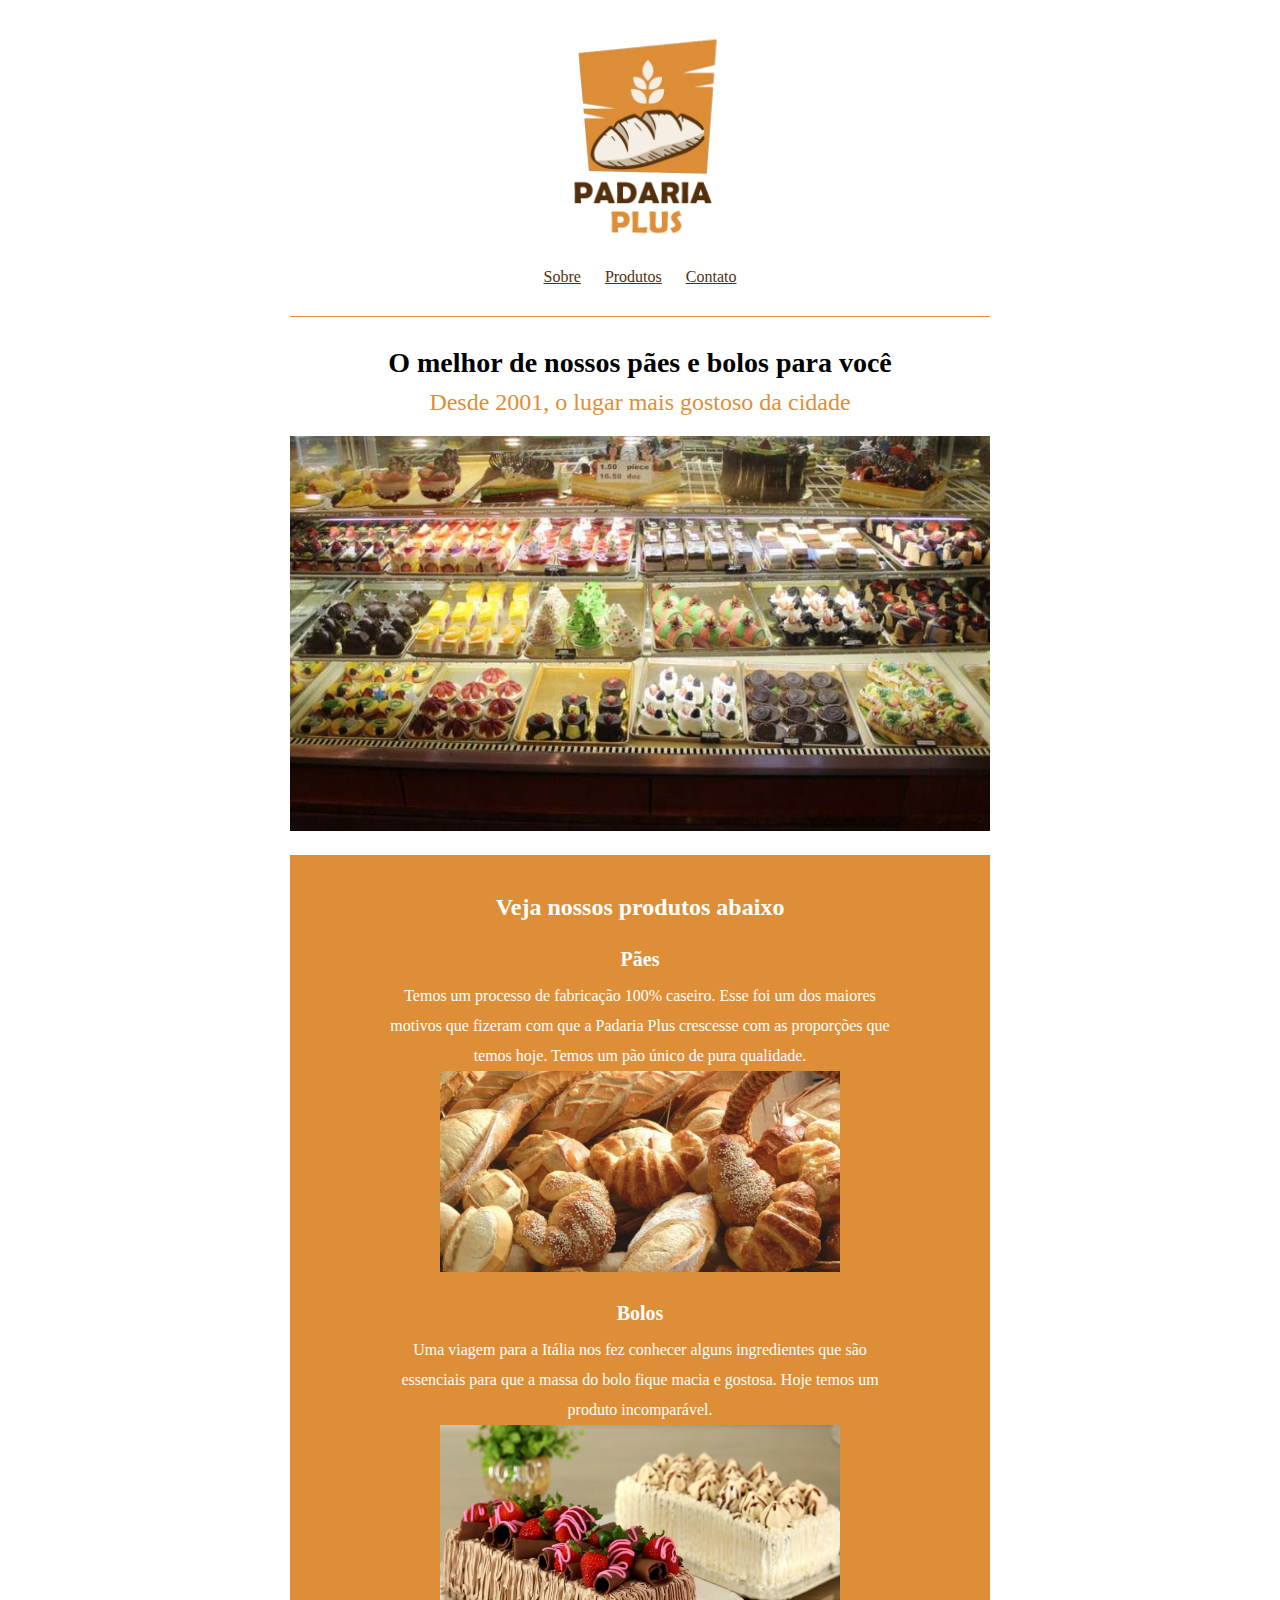
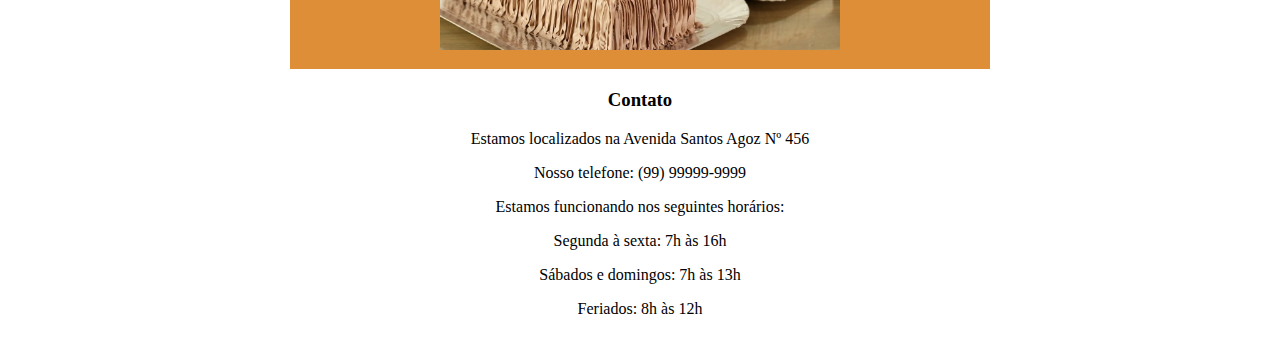
<file: PADARIA-PLUS/index.html>
<!DOCTYPE html>
<html lang="en">
<head>
    <meta charset="UTF-8">
    <meta name="viewport" content="width=device-width, initial-scale=1.0">
    <link rel="stylesheet" href="estilo.css">
    <title>PADARIA PLUS</title>
</head>
<body>
    <div class="secao">
        <img class="imagem-logotipo" src="img/logo.png" alt="Logotipo Padaria Plus">
        <p>
            <a href="#sobre">Sobre</a>
            <a href="#produtos">Produtos</a>
            <a href="#Contato">Contato</a>
        </p>
    </div>
    <div class="secao" id="sobre">
        <h1>O melhor de nossos pães e bolos para você</h1>
        <h2>Desde 2001, o lugar mais gostoso da cidade</h2>
        <img class="imagem-banner" src="img/produtos-padaria.jpg" alt="Produtos">
    </div>

    <div class="secao secao-destaque" id="produtos">
        <h3>Veja nossos produtos abaixo</h3>
        <h4>Pães</h4>
        <p>Temos um processo de fabricação 100% caseiro. Esse foi um dos maiores motivos que fizeram com que a Padaria Plus crescesse com as proporções que temos hoje. Temos um pão único de pura qualidade.</p>
        <img src="img/paes.jpg" alt="Pães">

        <h4>Bolos</h4>
        <p>Uma viagem para a Itália nos fez conhecer alguns ingredientes que são essenciais para que a massa do bolo fique macia e gostosa. Hoje temos um produto incomparável.</p>
        <img src="img/bolos.jpg" alt="Bolos">
    </div>

    <div class="secao" id="contato">
        <h3>Contato</h3>
        <p>Estamos localizados na Avenida Santos Agoz Nº 456</p>
        <p>Nosso telefone: (99) 99999-9999</p>
        <p>Estamos funcionando nos seguintes horários:</p>
        <p>Segunda à sexta: 7h às 16h</p>
        <p>Sábados e domingos: 7h às 13h</p>
        <p>Feriados: 8h às 12h</p>
    </div>
    
</body>
</html>
</file>
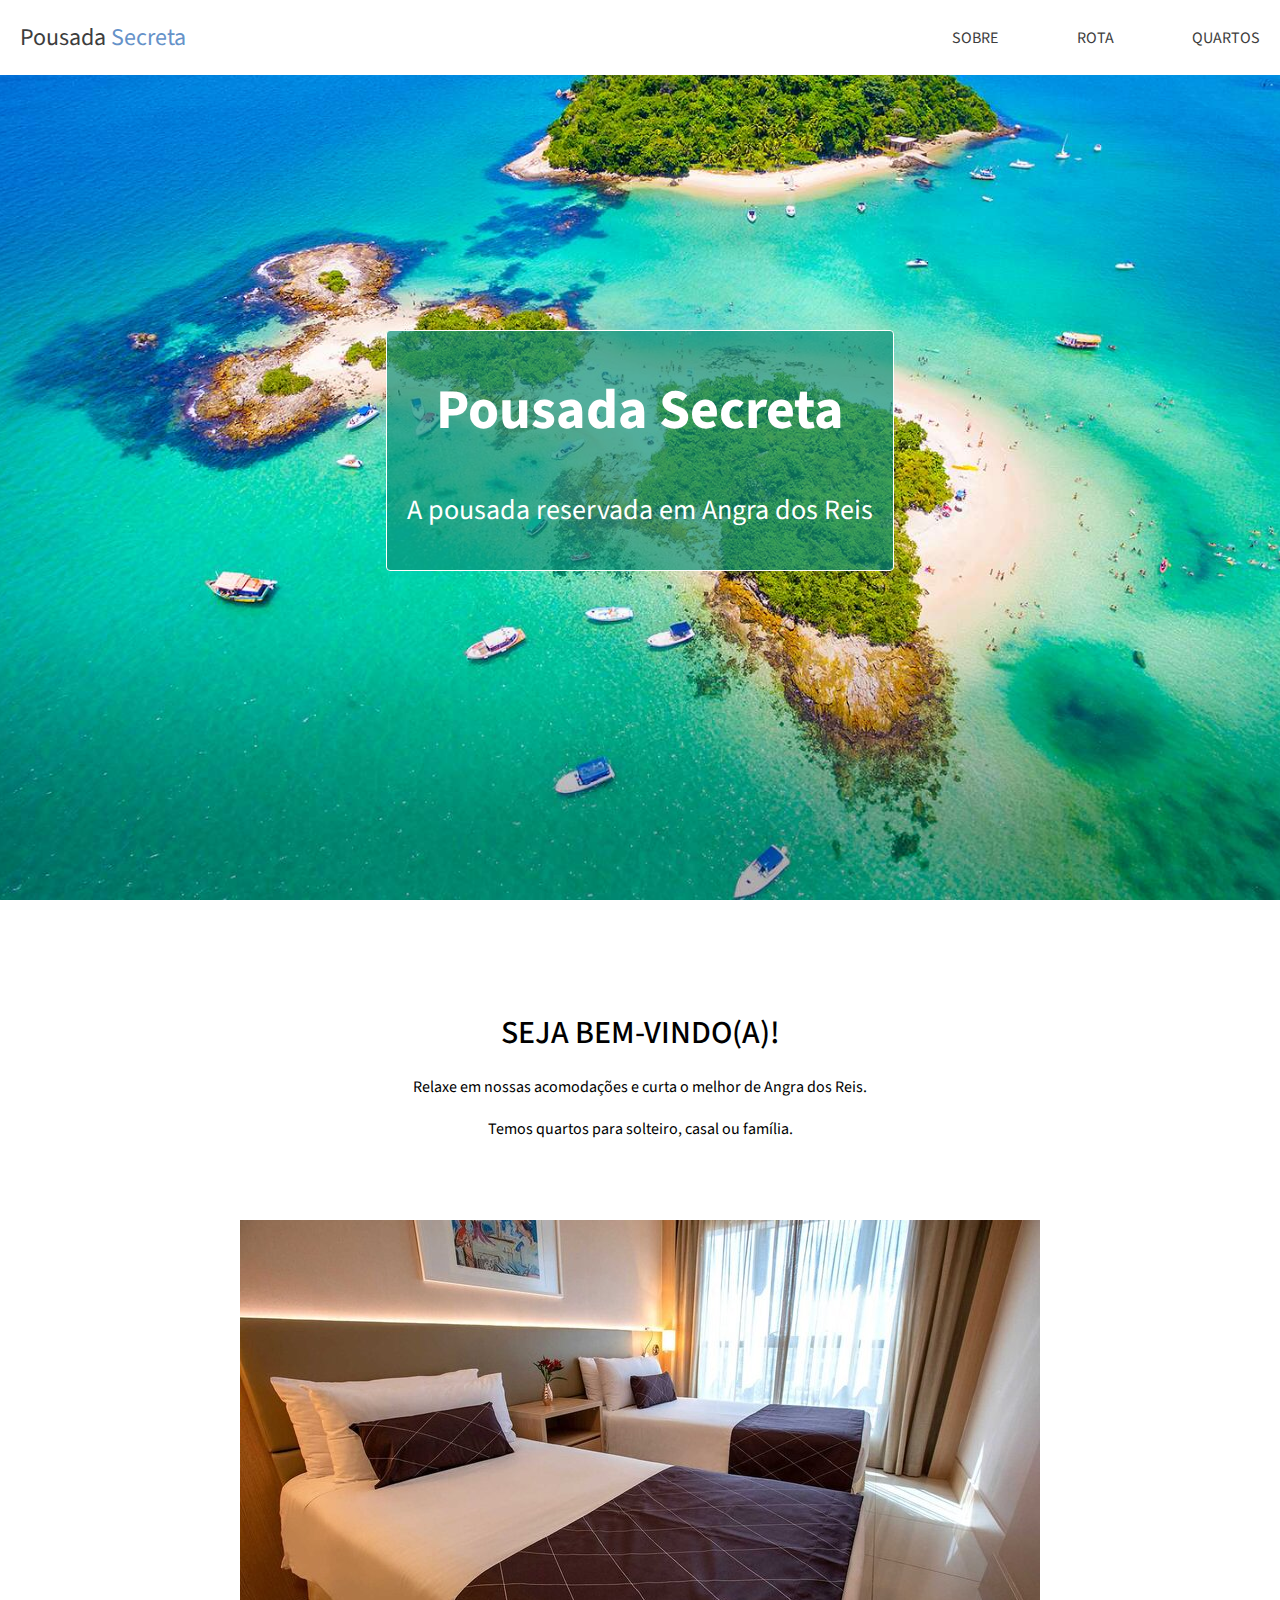
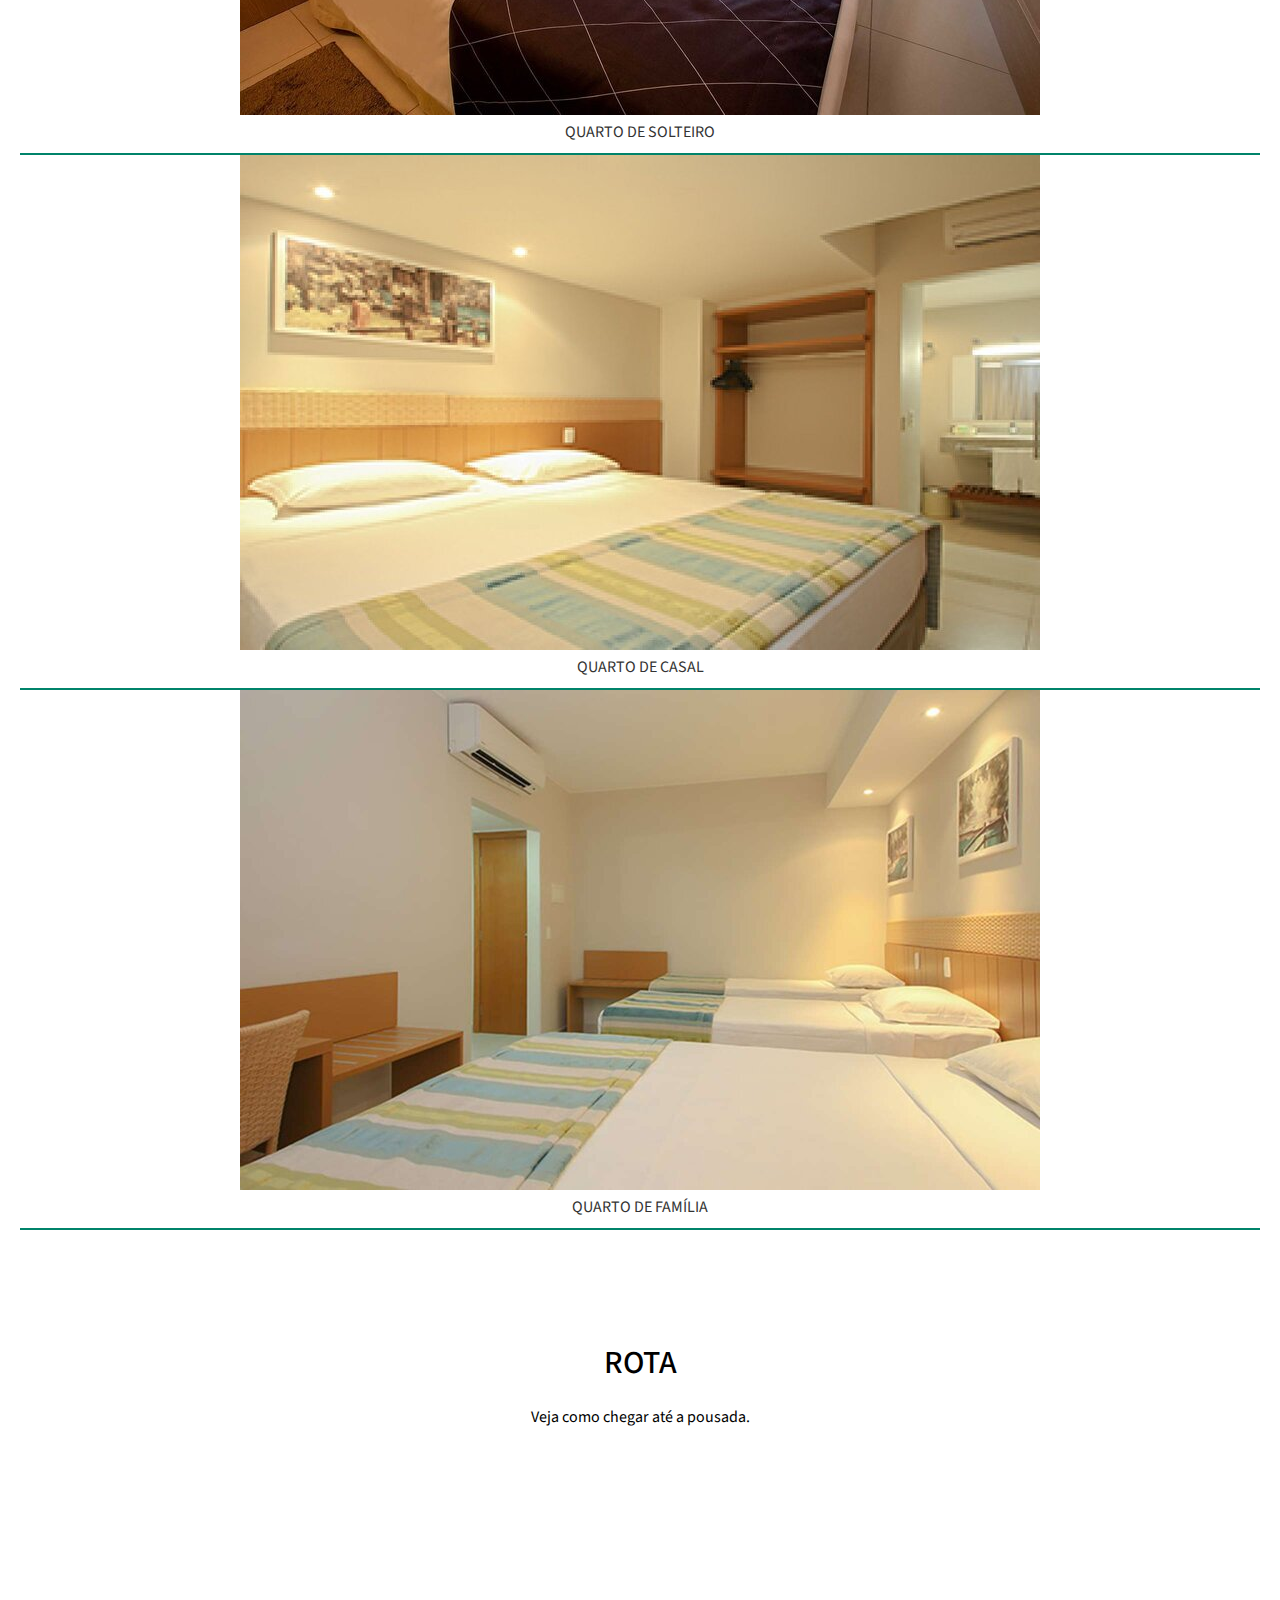
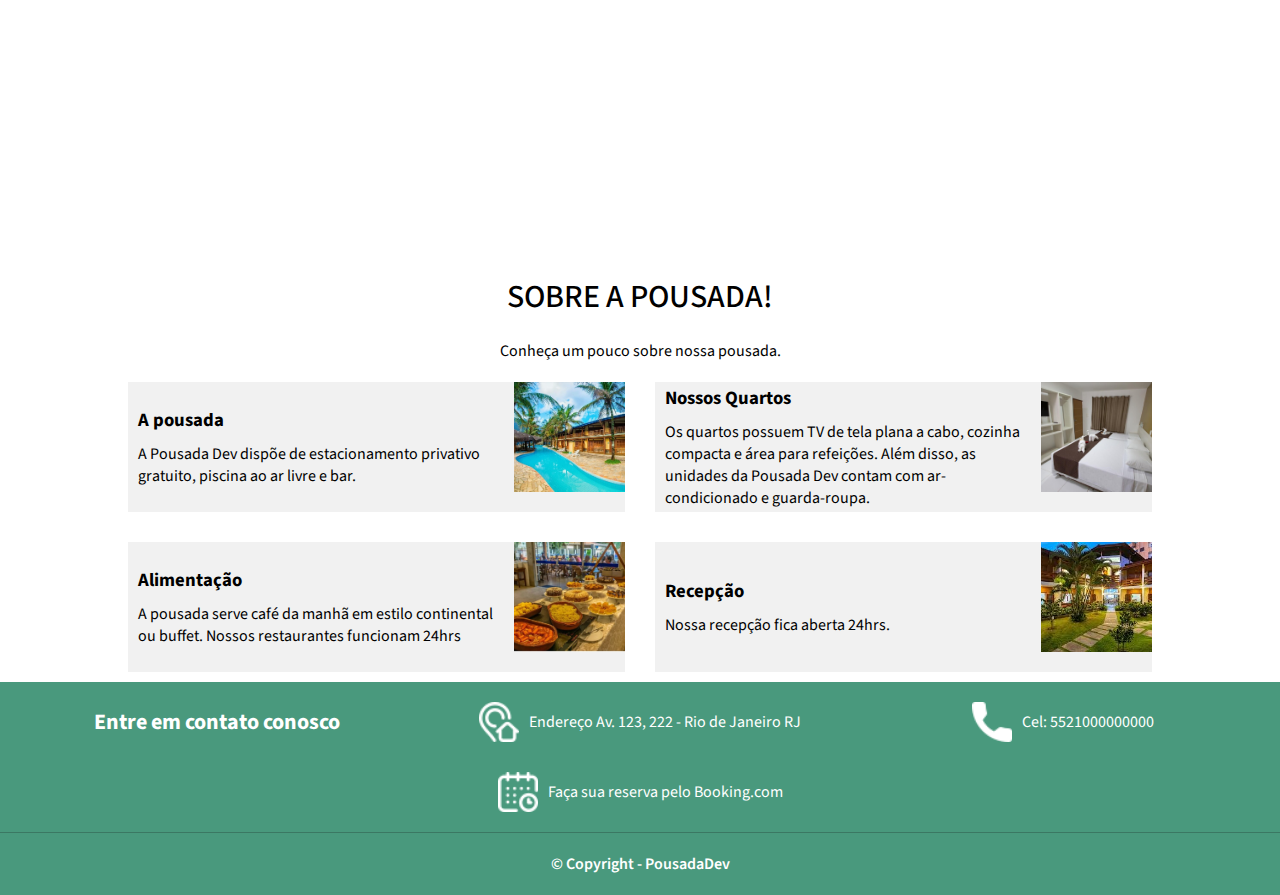
<file: Pousada Secreta/index.html>
<!DOCTYPE html>
<html lang="pt-br">
<head>
    <meta charset="UTF-8">
    <meta name="viewport" content="width=device-width, initial-scale=1.0">
    <link rel="stylesheet" href="./CSS/style.css">
    <link href="https://fonts.googleapis.com/css2?family=Source+Sans+Pro:ital,wght@0,200;0,300;0,400;0,600;0,700;0,900;1,200;1,300;1,400;1,600;1,700;1,900&display=swap" rel="stylesheet" />
    <title>Pousada secreta</title>
</head>
<body>
    <div class="topo">
        <div class="container-topo limitar-secao">
            <div class="container-link-logatipo">
                <a href="index.html">Pousada <span>Secreta</span></a>
            </div>
            <div class="container-links">
                <a class="link-topo" href="#sobre">SOBRE</a>
                <a class="link-topo" href="#rota">ROTA</a>
                <a class="link-topo" href="quartos.html">QUARTOS</a>
            </div>
        </div>
    </div>
   <div class="conteudo-principal">
        <div class="banner">
            <div class="container-titulo-site">
                <h1>Pousada Secreta</h1>
                <p>A pousada reservada em Angra dos Reis</p>
            </div>
        </div>

        <div id="bem-vindo" class="secao-container limitar-secao">
            <div class="container-descricao">
                <h2>SEJA BEM-VINDO(A)!</h2>
                <p>Relaxe em nossas acomodações e curta o melhor de Angra dos Reis.</p>
                <p>Temos quartos para solteiro, casal ou família.</p>
            </div>
            <div class="container-quarto">
                <div class="quarto">
                    <img src="./assets/quarto-solteiro1.jpg" alt="Quarto de solteiro" title="Quarto de Solteiro">
                    <a href="quartos.html#solteiro">
                        <p>QUARTO DE SOLTEIRO</p>
                    </a>
                </div>
                <div class="quarto">
                    <img src="./assets/quarto-casal1.jpg">
                    <a href="quartos.html#casal">
                        <p>QUARTO DE CASAL</p>
                    </a>
                </div>
                <div class="quarto">
                    <img src="./assets/quarto-familia1.jpg">
                    <a href="quartos.html#familia">
                        <p>QUARTO DE FAMÍLIA</p>
                    </a>
                </div>
            </div>
        </div>

            <div class="secao-container" id="rota">
                <div class="container-descricao">
                    <h2>ROTA</h2>
                    <p>Veja como chegar até a pousada.</p>
                </div>
                <div>
                    <iframe src="https://www.google.com/maps/embed?pb=!1m14!1m8!1m3!1d14692.471710812997!2d-43.3641911!3d-22.9826906!3m2!1i1024!2i768!4f13.1!3m3!1m2!1s0x0%3A0x539cb07246f0e38d!2sVia%20Parque%20Shopping!5e0!3m2!1spt-BR!2sbr!4v1612707978931!5m2!1spt-BR!2sbr"
                    width="100%" height="350" frameborder="0" style="border: 0" allowfullscreen></iframe>
                </div>
            </div>

            <div class="container-sobre" id="sobre">
                <div class="container-descricao">
                    <h2>SOBRE A POUSADA!</h2>
                    <p>Conheça um pouco sobre nossa pousada.</p>
                </div>
            </div>

            <div class="container-cards">
                <div class="card">
                    <div class="container-card-descricao">
                        <h3>A pousada</h3>
                        <p>A Pousada Dev dispõe de estacionamento privativo gratuito, piscina ao ar livre e bar.</p>
                    </div>
                    <div class="container-card-img">
                        <img src="./assets/img1.jpg" alt="Faixada" title="Faixada">
                    </div>
                </div>

                <div class="card">
                    <div class="container-card-descricao">
                        <h3>Nossos Quartos</h3>
                        <p>Os quartos possuem TV de tela plana a cabo, cozinha compacta e área para refeições. Além disso, as unidades da Pousada Dev contam com ar-condicionado e guarda-roupa.</p>
                    </div>    
                        <div class="container-card-img">
                        <img src="./assets/img2.jpg">
                    </div>
                </div>

                <div class="card">
                    <div class="container-card-descricao">
                        <h3>Alimentação</h3>
                        <p>A pousada serve café da manhã em estilo continental ou buffet.
                            Nossos restaurantes funcionam 24hrs</p>
                    </div>
                    <div class="container-card-img">
                        <img src="./assets/img3.jpg">
                    </div>
                </div>

                <div class="card">
                    <div class="container-card-descricao">
                        <h3>Recepção</h3>
                        <p>Nossa recepção fica aberta 24hrs.</p>
                    </div>
                    <div class="container-card-img">
                    <img src="./assets/img5.jpg">
                    </div>
                </div>
            </div>

                <div class="rodape">
                    <div class="container-info limitar-secao">
                        <div class="card-info-rodape">
                            <h4>Entre em contato conosco</h4>
                        </div>
                        <div class="card-info-rodape">
                        <a target="_blank" href="https://goo.gl/maps/wPAS58QxiTopxK6w7">
                            <img src="./assets/icones/endereco.png" alt="Ícone endereço" title="Ícone endereço">
                            <p>Endereço Av. 123, 222 - Rio de Janeiro RJ</p>
                        </a>
                        </div>
                        <div class="card-info-rodape">
                            <img src="./assets/icones/telefone.png" alt="Ícone telefone" title="Ícone telefone">
                            <p>Cel: 5521000000000</p>
                        </div>                
                        <div class="card-info-rodape">
                            <a target="_blank" href="https://www.booking.com/index.pt-br.html">
                                <img src="./assets/icones/calendario.png" alt="Ícone calendario" title="Ícone calendario">
                                <p>Faça sua reserva pelo Booking.com</p>
                            </a>
                        </div>
                    </div>
                    <div class="container-copright">
                        <p>© Copyright - PousadaDev</p>
                    </div>
                </div>
</body>
</html>
</file>
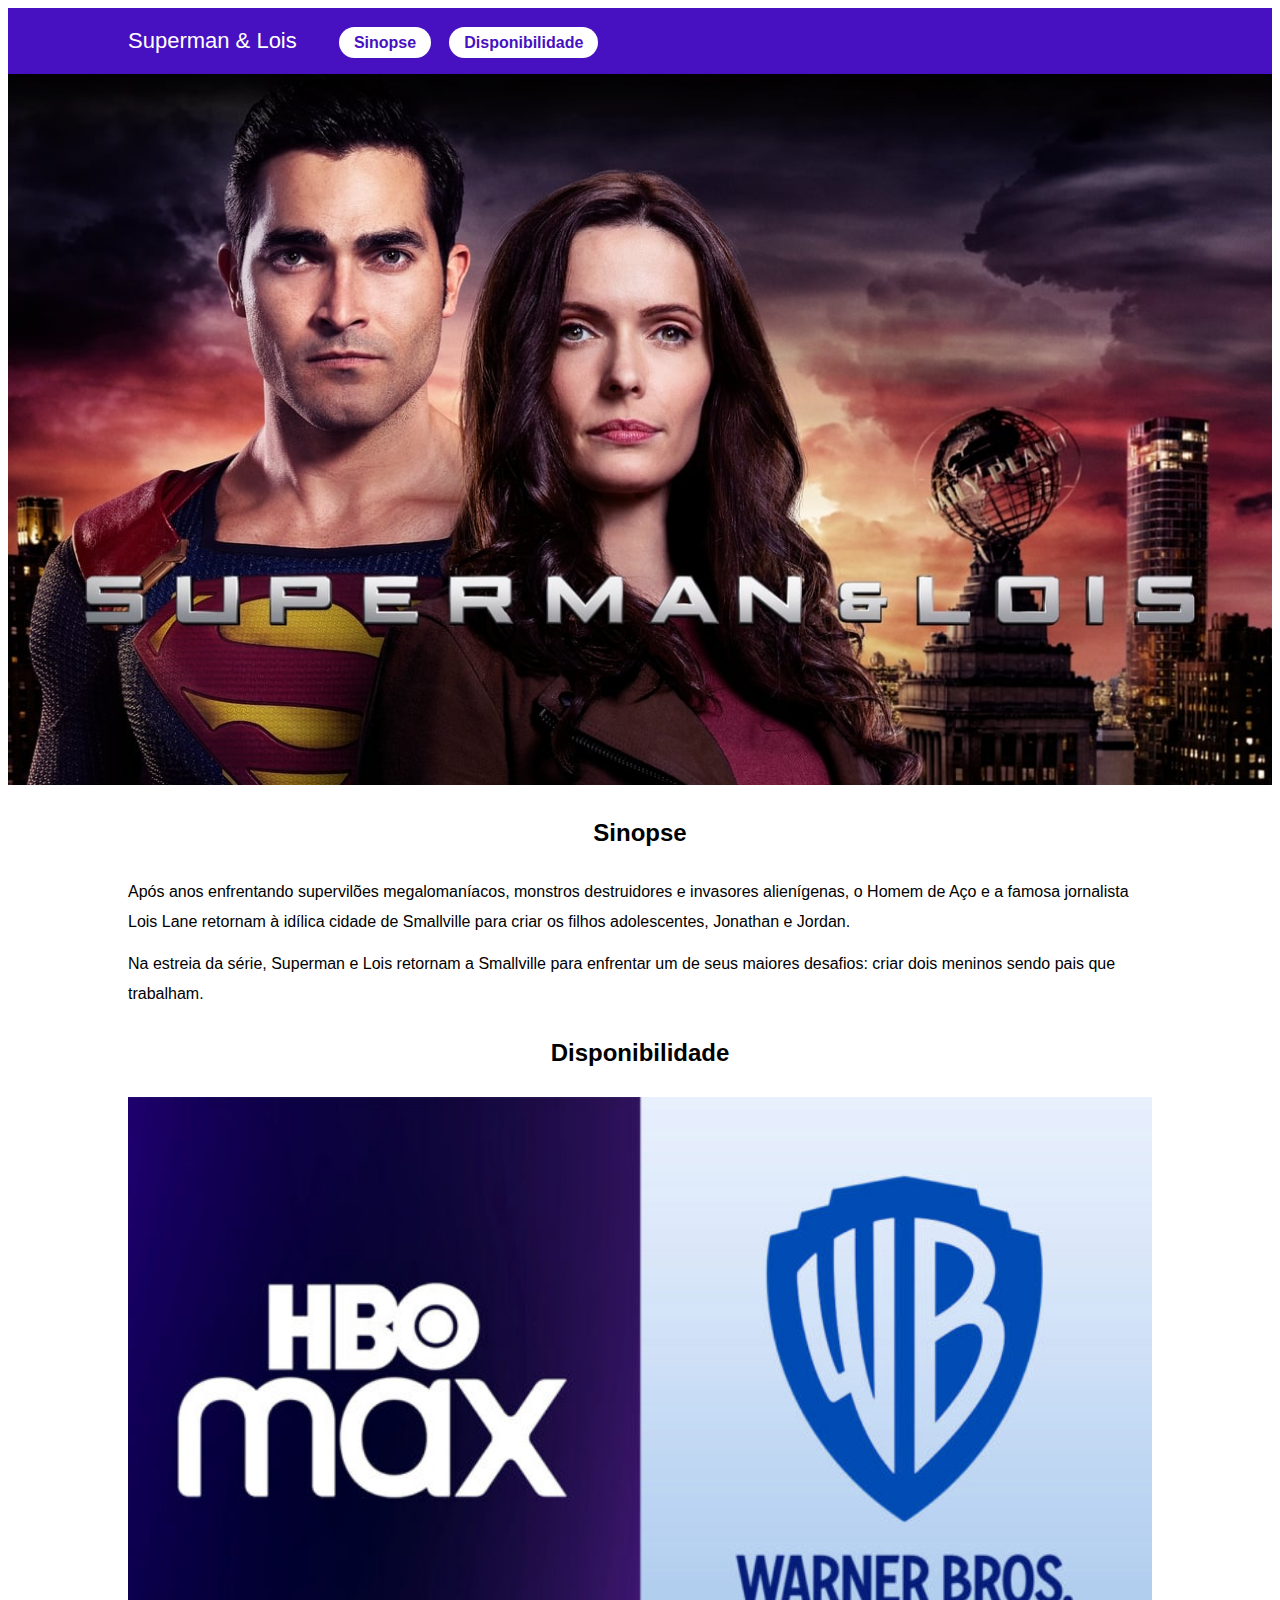
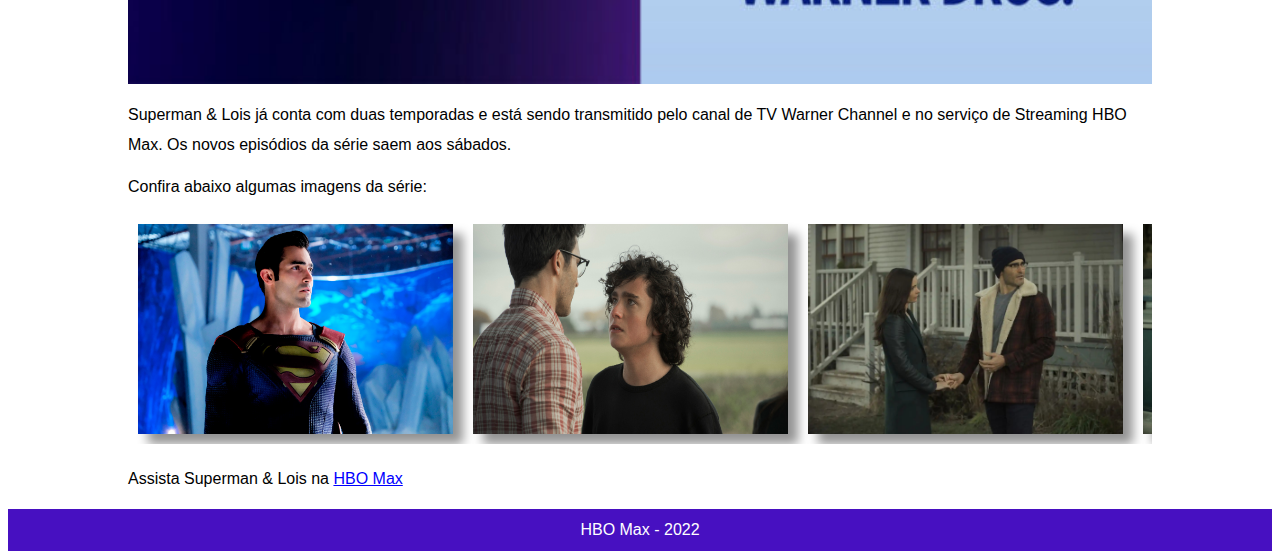
<file: Projeto Superman-e-Lois/index.html>
<!DOCTYPE html>
<html lang="pt-br">
<head>
    <meta charset="UTF-8">
    <meta name="viewport" content="width=device-width, initial-scale=1.0">
    <title>Superman & Lois</title>
    <link rel="stylesheet" href="estilos.css">
</head>
<body>
    <div class="topo">
        <div>
            Superman & Lois
            <span>
                <a href="#sinopse">Sinopse</a>
                <a href="#disponibilidade">Disponibilidade</a>
            </span>
        </div>
    </div>

    <div>
        <img class="img-capa" src="img/capa.jpg" alt="Capa de Superman e Lois">
    </div>

    <div id="sinopse" class="secao">
        <h2>Sinopse</h2>
        <p>Após anos enfrentando supervilões megalomaníacos, monstros destruidores e invasores alienígenas, o Homem de Aço e a famosa jornalista Lois Lane retornam à idílica cidade de Smallville para criar os filhos adolescentes, Jonathan e Jordan.</p>
        <p>Na estreia da série, Superman e Lois retornam a Smallville para enfrentar um de seus maiores desafios: criar dois meninos sendo pais que trabalham.</p>
    </div>

    <div id="disponibilidade" class="secao">
        <h2>Disponibilidade</h2>
        <img src="img/tv.jpg" alt="Logo da HBO Max e Warner">
        <p>Superman & Lois já conta com duas temporadas e está sendo transmitido pelo canal de TV Warner Channel e no serviço de Streaming HBO Max. Os novos episódios da série saem aos sábados.</p>
    </div>

    <div class="secao">
        <p>Confira abaixo algumas imagens da série:</p>
        <div class="galeria">
            <img class="imagem-sombra" src="img/1.jpg" alt="Superman">
            <img class="imagem-sombra" src="img/2.jpg" alt="Clark e Jordan">
            <img class="imagem-sombra" src="img/3.jpg" alt="Lois e Clark">
            <img class="imagem-sombra" src="img/4.jpg" alt="Jonathan e Lois">
            <img class="imagem-sombra" src="img/5.jpg" alt="Lois e Jordan">
            <img class="imagem-sombra" src="img/6.jpg" alt="Jordan e Jonathan">
        </div>

        <div class="informacao">
            <p>Assista Superman & Lois na <a href="https://play.hbomax.com/page/urn:hbo:page:GYICZHwryn4a3iAEAAAFc:type:episode">HBO Max</a></p>
        </div>
    </div>

    <div class="rodape">HBO Max - 2022</div>
    

</body>
</html>
</file>
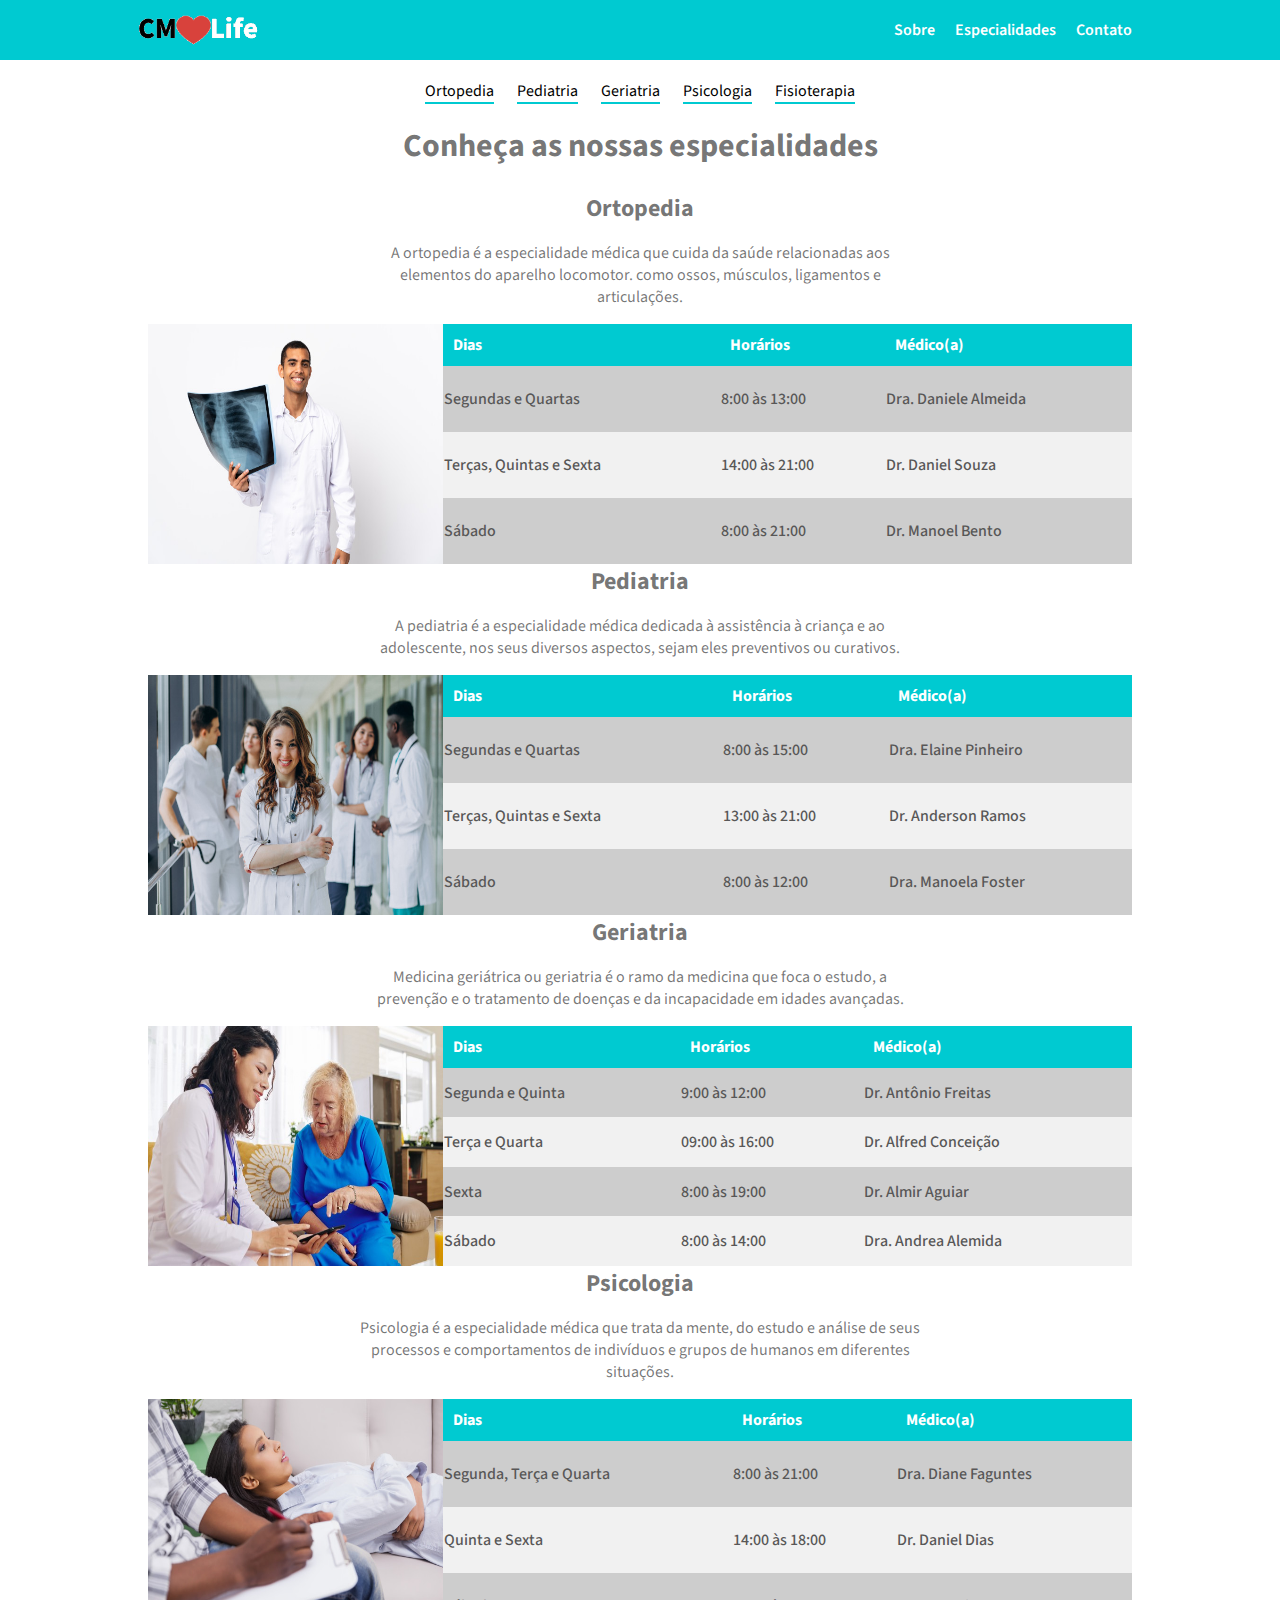
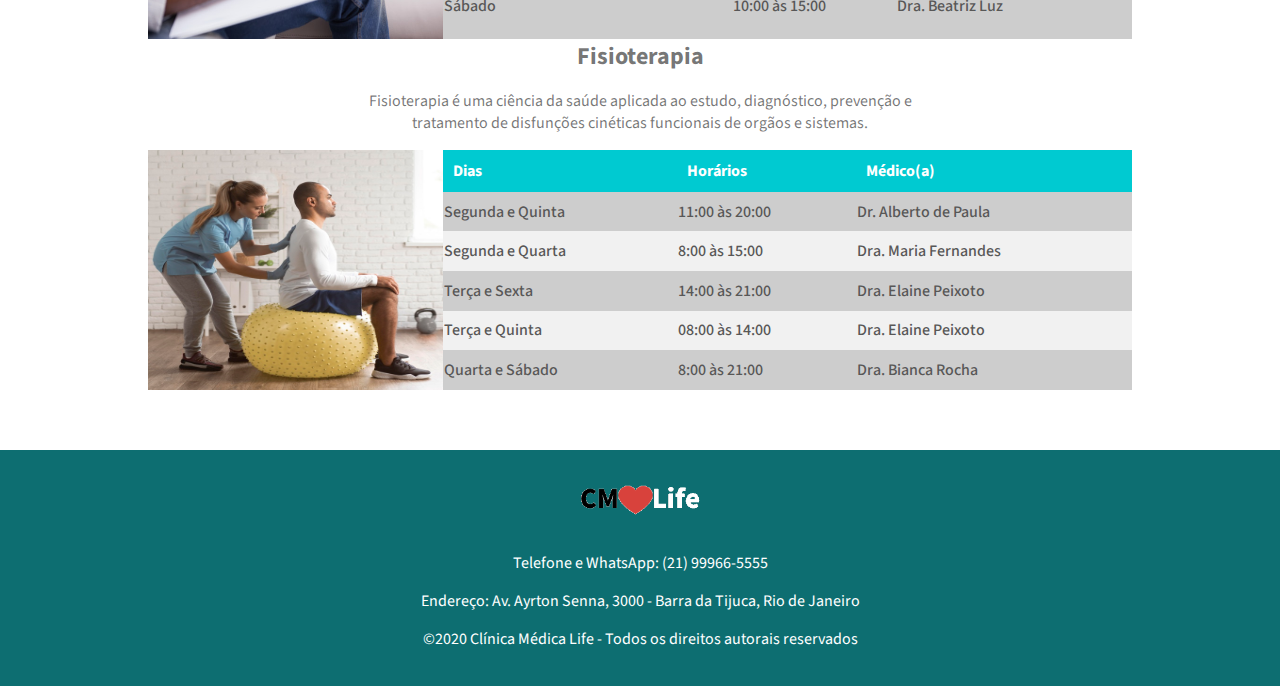
<file: Clinica-medica/especialidade.html>
<!DOCTYPE html>
<html lang="pt-br">
<head>
    <meta charset="UTF-8">
    <meta name="viewport" content="width=device-width, initial-scale=1.0">
    <link rel="stylesheet" href="css/estilo.css">
    <link rel="stylesheet" href="css/estilo-especialidade.css">
    <link rel="stylesheet" href="https://fonts.googleapis.com/css2?family=Source+Sans+Pro:ital,wght@0,200;0,300;0,400;0,600;0,700;0,900;1,200;1,300;1,400;1,600;1,700;1,900&display=swap">
    <title>CMLife - Especialidades</title>
</head>
<body>
    <header class="topo">
        <div class="container">
            <div class="topo-titulo">
                <a href="index.html"> 
                    <img class="topo-logo" src="assets/logo.png" alt="Clínca Médica" title="Clínica Médica Life">
                </a>
            </div>

                <nav class="topo-links">
                    <a class="topo-link" href="index.html#sobre">Sobre</a>
                    <a class="topo-link" href="especialidade.html">Especialidades</a>
                    <a class="topo-link" href="index.html#contato">Contato</a>
                </nav>
        </div>
    </header>

    <main>
        <section class="container-links-especialidades">
            <div class="container links-especialidades">
                <nav>
                   <a class="link-especialidade" href="#ortopedia">Ortopedia</a>
                   <a class="link-especialidade" href="#pediatria">Pediatria</a>
                   <a class="link-especialidade" href="#geriatria">Geriatria</a>
                   <a class="link-especialidade" href="#psicologia">Psicologia</a>
                   <a class="link-especialidade" href="#fisioterapia">Fisioterapia</a>
                </nav>
            </div>

                <h1>Conheça as nossas especialidades</h1>
        </section>

        <section id="ortopedia" class="container sessao-especialidade">
            <div class="container-titulo">
                <h2>Ortopedia</h2>
                <p>A ortopedia é a especialidade médica que cuida da saúde relacionadas aos elementos do aparelho locomotor. como ossos, músculos, ligamentos e articulações.</p>
            </div>
        
            <div class="box-tabela-especialista">
                <img src="assets/ortopedia.png" alt="Imagem de um médico" title="Imagem de um médico">
                <table class="tabela-especialistas">
                    <thead>
                        <tr>
                            <th>Dias</th>
                            <th>Horários</th>
                            <th>Médico(a)</th>
                        </tr>
                    </thead>
                    <tbody>
                        <tr>
                            <td>Segundas e Quartas</td>
                            <td>8:00 às 13:00</td>
                            <td>Dra. Daniele Almeida</td>
                        </tr>
                        <tr>
                            <td>Terças, Quintas e Sexta</td>
                            <td>14:00 às 21:00</td>
                            <td>Dr. Daniel Souza</td>
                        </tr>
                        <tr>
                            <td>Sábado</td>
                            <td>8:00 às 21:00</td>
                            <td>Dr. Manoel Bento</td>
                        </tr>
                    </tbody>
                </table>
            </div>
        </section>
        <section id="pediatria" class="container sessao-especialidade">
            <div class="container-titulo">
                <h2>Pediatria</h2>
                <p>A pediatria é a especialidade médica dedicada à assistência à criança e ao adolescente, nos seus diversos aspectos, sejam eles preventivos ou curativos.</p>
            </div>
            <div class="box-tabela-especialista">
                <img src="assets/pediatra2.png" alt="Imagem de uma pediatra" title="Imagem de uma pediatra">
                <table class="tabela-especialistas">
                    <thead>
                        <tr>
                            <th>Dias</th>
                            <th>Horários</th>
                            <th>Médico(a)</th>
                        </tr>
                    </thead>
                    <tbody>
                        <tr>
                            <td>Segundas e Quartas</td>
                            <td>8:00 às 15:00</td>
                            <td>Dra. Elaine Pinheiro</td>
                        </tr>
                        <tr>
                            <td>Terças, Quintas e Sexta</td>
                            <td>13:00 às 21:00</td>
                            <td>Dr. Anderson Ramos</td>
                        </tr>
                        <tr>
                            <td>Sábado</td>
                            <td>8:00 às 12:00</td>
                            <td>Dra. Manoela Foster </td>
                        </tr>
                    </tbody>
                </table>
            </div>
        </section>

        <section id="geriatria" class="container sessao-especialidade">
            <div class="container-titulo">
                <h2>Geriatria</h2>
                <p>Medicina geriátrica ou geriatria é o ramo da medicina que foca o estudo, a prevenção e o tratamento de doenças e da incapacidade em idades avançadas. </p>
            </div>

            <div class="box-tabela-especialista">
                <img src="assets/geriatra.png" alt="Imagem de uma geriatra" title="Imagem de uma geriatra">
                <table class="tabela-especialistas">
                    <thead>
                        <tr>
                            <th>Dias</th>
                            <th>Horários</th>
                            <th>Médico(a)</th>
                        </tr>
                    </thead>
                    <tbody>
                        <tr>
                            <td>Segunda e Quinta</td>
                            <td>9:00 às 12:00</td>
                            <td>Dr. Antônio Freitas</td>
                        </tr>
                        <tr>
                            <td>Terça e Quarta</td>
                            <td>09:00 às 16:00</td>
                            <td>Dr. Alfred Conceição</td>
                        </tr>
                        <tr>
                            <td>Sexta</td>
                            <td>8:00 às 19:00</td>
                            <td>Dr. Almir Aguiar</td>
                        </tr>
                        <tr>
                            <td>Sábado</td>
                            <td>8:00 às 14:00</td>
                            <td>Dra. Andrea Alemida </td>
                        </tr>
                    </tbody>
                </table>
            </div>
        </section>

        <section id="psicologia" class="container sessao-especialidade">
            <div class="container-titulo">
                <h2>Psicologia</h2>
                <p>Psicologia é a especialidade médica que trata da mente, do estudo e análise de seus processos e comportamentos de indivíduos e grupos de humanos em diferentes situações.</p>
            </div>

            <div class="box-tabela-especialista">
                <img src="assets/psicologo.png" alt="Imagem de um psicologo" title="Imagem de um psicologo">
                <table class="tabela-especialistas">
                    <thead>
                        <tr>
                            <th>Dias</th>
                            <th>Horários</th>
                            <th>Médico(a)</th>
                        </tr>
                    </thead>
                    <tbody>
                        <tr>
                            <td>Segunda, Terça e Quarta</td>
                            <td>8:00 às 21:00</td>
                            <td>Dra. Diane Faguntes</td>
                        </tr>
                        <tr>
                            <td>Quinta e Sexta</td>
                            <td>14:00 às 18:00</td>
                            <td>Dr. Daniel Dias</td>
                        </tr>
                        <tr>
                            <td>Sábado</td>
                            <td>10:00 às 15:00</td>
                            <td>Dra. Beatriz Luz </td>
                        </tr>
                    </tbody>
                </table>
            </div>
        </section>

        <section id="fisioterapia" class="container sessao-especialidade">
            <div class="container-titulo">
                <h2>Fisioterapia</h2>
                <p>Fisioterapia é uma ciência da saúde aplicada ao estudo, diagnóstico, prevenção e tratamento de disfunções cinéticas funcionais de orgãos e sistemas.</p>
            </div>

            <div class="box-tabela-especialista">
                <img src="assets/fisioterapia.png" alt="Imagem de uma fisioterapeuta" title="Imagem de uma fisioterapeuta">
                <table class="tabela-especialistas">
                    <thead>
                        <tr>
                            <th>Dias</th>
                            <th>Horários</th>
                            <th>Médico(a)</th>
                        </tr>
                    </thead>
                    <tbody>
                        <tr>
                            <td>Segunda e Quinta</td>
                            <td>11:00 às 20:00</td>
                            <td>Dr. Alberto de Paula</td>
                        </tr>
                        <tr>
                            <td>Segunda e Quarta</td>
                            <td>8:00 às 15:00</td>
                            <td>Dra. Maria Fernandes</td>
                        </tr>
                        <tr>
                            <td>Terça e Sexta</td>
                            <td>14:00 às 21:00</td>
                            <td>Dra. Elaine Peixoto</td>
                        </tr>

                        <tr>
                            <td>Terça e Quinta</td>
                            <td>08:00 às 14:00</td>
                            <td>Dra. Elaine Peixoto</td>
                        </tr>
                        <tr>
                            <td>Quarta e Sábado</td>
                            <td>8:00 às 21:00</td>
                            <td>Dra. Bianca Rocha</td>
                        </tr>
                    </tbody>
                </table>
            </div>
        </section>
    </main>







    <footer>
        <div class="container">
                <img class="topo-logo" src="assets/logo.png" alt="Logo" title="logo">
                <p>Telefone e WhatsApp: (21) 99966-5555</p>
                <p>Endereço: Av. Ayrton Senna, 3000 - Barra da Tijuca, Rio de Janeiro</p>
                <p>©2020 Clínica Médica Life - Todos os direitos autorais reservados</p>
                
        </div>
    </footer>
</body>
</html>
</file>
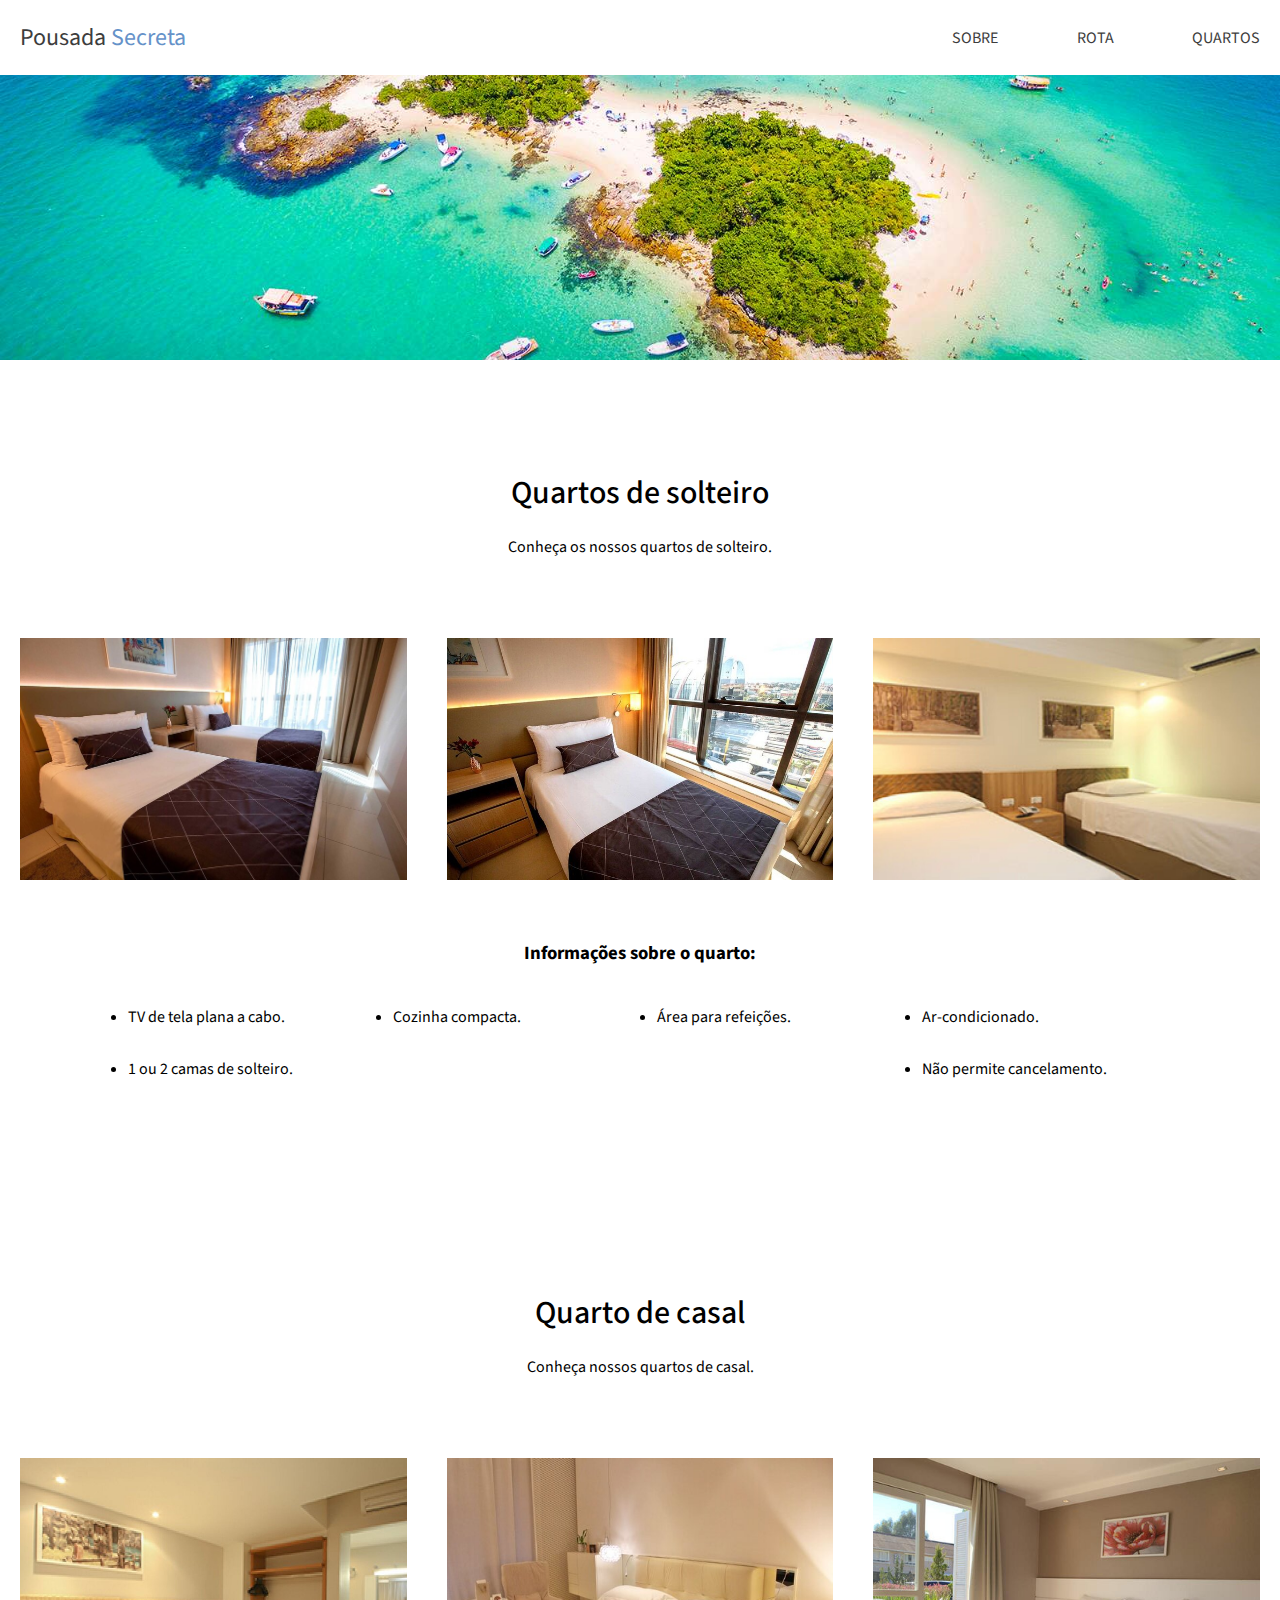
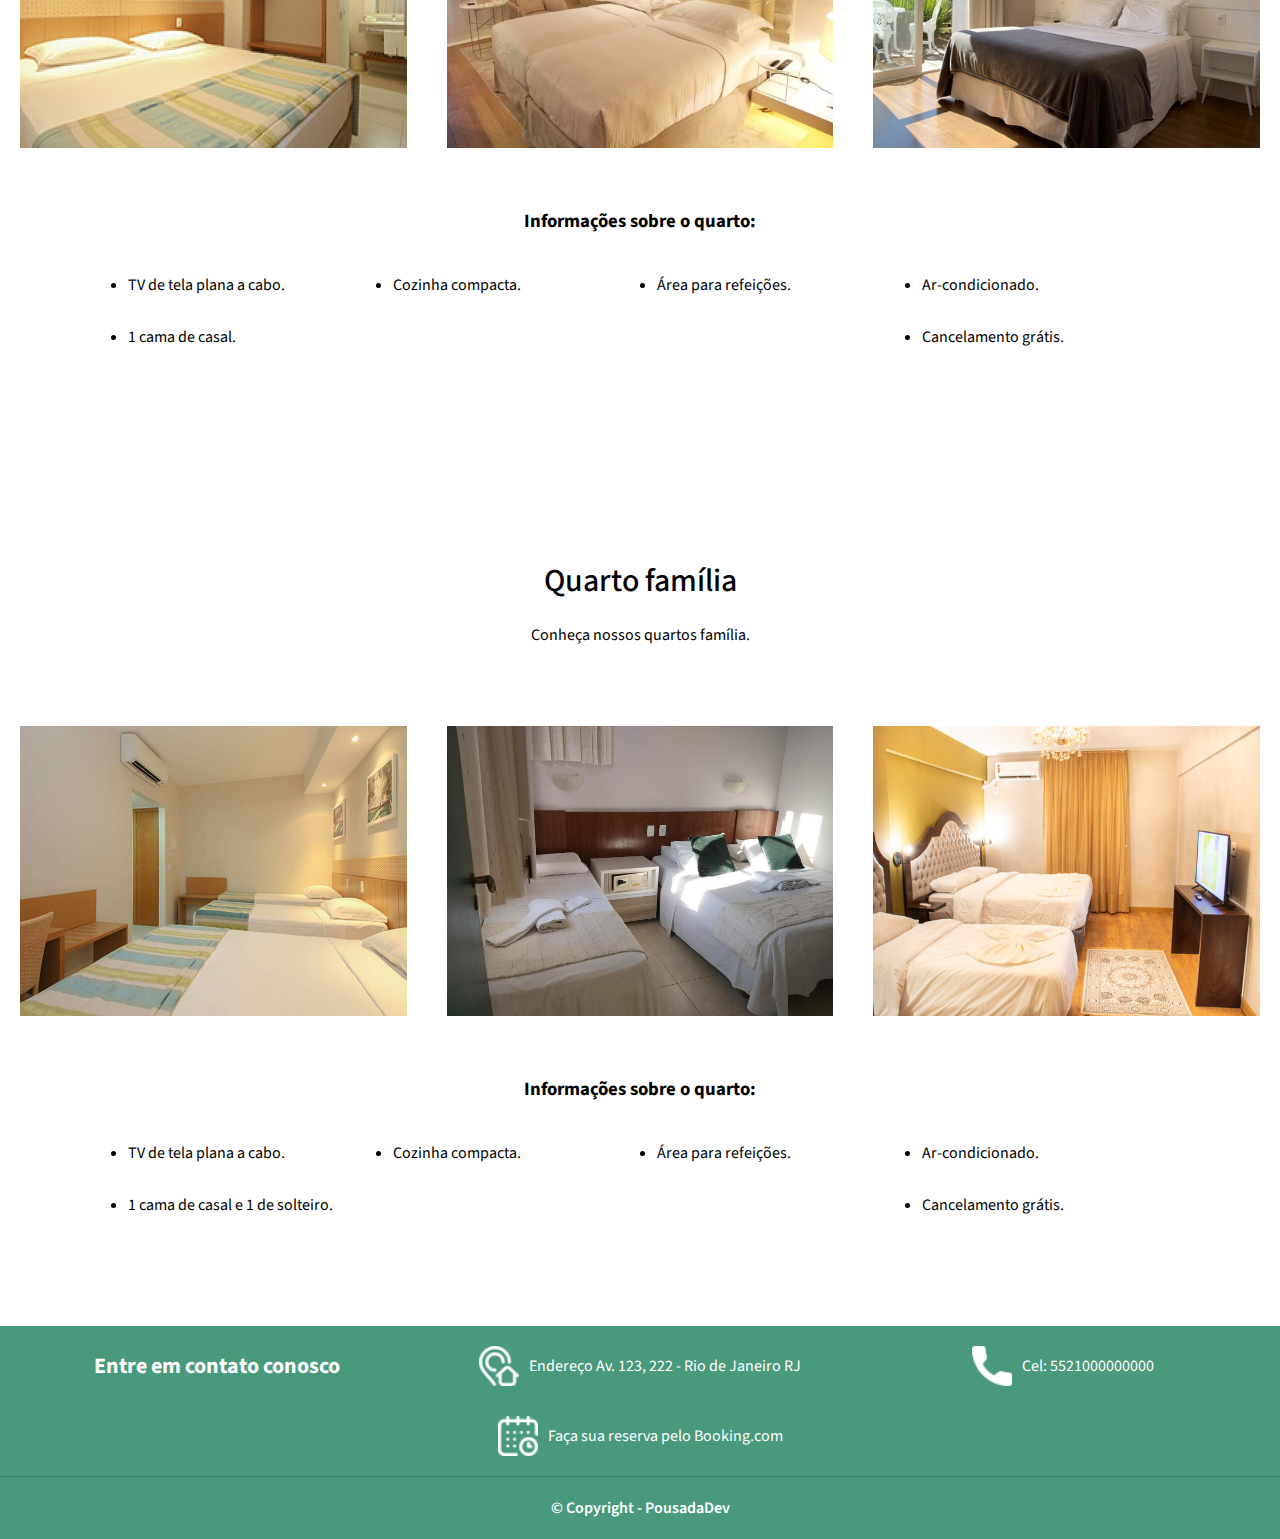
<file: Pousada Secreta/quartos.html>
<!DOCTYPE html>
<html lang="pt-br">
<head>
    <meta charset="UTF-8">
    <meta name="viewport" content="width=device-width, initial-scale=1.0">
    <link href="https://fonts.googleapis.com/css2?family=Source+Sans+Pro:ital,wght@0,200;0,300;0,400;0,600;0,700;0,900;1,200;1,300;1,400;1,600;1,700;1,900&display=swap" rel="stylesheet" />
    <link rel="stylesheet" href="./CSS/style.css">
    <link rel="stylesheet" href="./CSS/style-quartos.css">
    <title>Quartos - Pousada Secreta</title>
</head>
<body>
    <div class="topo">
        <div class="container-topo limitar-secao">
            <div class="container-link-logatipo">
                <a href="index.html">Pousada <span>Secreta</span></a>
            </div>
            <div class="container-links">
                <a class="link-topo" href="index.html#sobre">SOBRE</a>
                <a class="link-topo" href="index.html#rota">ROTA</a>
                <a class="link-topo" href="quartos.html">QUARTOS</a>
            </div>
        </div>
    </div>

    <div class="conteudo-principal">
        <div class="banner banner-quartos"></div>
    
        <div id="solteiro" class="secao-container limitar-secao">
          <div class="container-descricao">
            <h2>Quartos de solteiro</h2>
            <p>Conheça os nossos quartos de solteiro.</p>
          </div>
    
          <div class="container-quartos">
            <img src="assets/quarto-solteiro1.jpg" alt="Quarto de solteiro 1" title="Quarto de solteiro 1"/>
            <img src="assets/quarto-solteiro2.jpg" alt="Quarto de solteiro 2" title="Quarto de solteiro 2"/>
            <img src="assets/quarto-solteiro3.jpg" alt="Quarto de solteiro 3" title="Quarto de solteiro 3"/>
          </div>
    
          <div class="container-informacoes">
            <h3>Informações sobre o quarto:</h3>
            <ul class="lista-informacoes">
              <li>TV de tela plana a cabo.</li>
              <li>Cozinha compacta.</li>
              <li>Área para refeições.</li>
              <li>Ar-condicionado.</li>
              <li>1 ou 2 camas de solteiro.</li>
              <li>Não permite cancelamento.</li>
            </ul>
          </div>
        </div>
    
        <div id="casal" class="secao-container limitar-secao">
          <div class="container-descricao">
            <h2>Quarto de casal</h2>
            <p>Conheça nossos quartos de casal.</p>
          </div>
    
          <div class="container-quartos">
            <img src="assets/quarto-casal1.jpg" alt="Quarto de casal 1" title="Quarto de casal 1"/>
            <img src="assets/quarto-casal2.jpg" alt="Quarto de casal 2" title="Quarto de casal 2"/>
            <img src="assets/quarto-casal3.jpg" alt="Quarto de casal 3" title="Quarto de casal 3"/>
          </div>
    
          <div class="container-informacoes">
            <h3>Informações sobre o quarto:</h3>
            <ul class="lista-informacoes">
              <li>TV de tela plana a cabo.</li>
              <li>Cozinha compacta.</li>
              <li>Área para refeições.</li>
              <li>Ar-condicionado.</li>
              <li>1 cama de casal.</li>
              <li>Cancelamento grátis.</li>
            </ul>
          </div>
        </div>
    
        <div id="familia" class="secao-container limitar-secao">
          <div class="container-descricao">
            <h2>Quarto família</h2>
            <p>Conheça nossos quartos família.</p>
          </div>
    
          <div class="container-quartos">
            <img src="assets/quarto-familia1.jpg" alt="Quarto família 1" title="Quarto família 1"/>
            <img src="assets/quarto-familia2.jpg" alt="Quarto família 2" title="Quarto família 2"/>
            <img src="assets/quarto-familia3.jpg" alt="Quarto família 3" title="Quarto família 3"/>
          </div>
    
          <div class="container-informacoes">
            <h3>Informações sobre o quarto:</h3>
            <ul class="lista-informacoes">
              <li>TV de tela plana a cabo.</li>
              <li>Cozinha compacta.</li>
              <li>Área para refeições.</li>
              <li>Ar-condicionado.</li>
              <li>1 cama de casal e 1 de solteiro.</li>
              <li>Cancelamento grátis.</li>
            </ul>
          </div>
        </div>
      </div>

    <div class="rodape">
        <div class="container-info limitar-secao">
            <div class="card-info-rodape">
                <h4>Entre em contato conosco</h4>
            </div>
            <div class="card-info-rodape">
            <a target="_blank" href="https://goo.gl/maps/wPAS58QxiTopxK6w7">
                <img src="./assets/icones/endereco.png" alt="Ícone endereço" title="Ícone endereço">
                <p>Endereço Av. 123, 222 - Rio de Janeiro RJ</p>
            </a>
            </div>
            <div class="card-info-rodape">
                <img src="./assets/icones/telefone.png" alt="Ícone telefone" title="Ícone telefone">
                <p>Cel: 5521000000000</p>
            </div>                
            <div class="card-info-rodape">
                <a target="_blank" href="https://www.booking.com/index.pt-br.html">
                    <img src="./assets/icones/calendario.png" alt="Ícone calendario" title="Ícone calendario">
                    <p>Faça sua reserva pelo Booking.com</p>
                </a>
            </div>
        </div>
            <div class="container-copright">
                <p>© Copyright - PousadaDev</p>
            </div>
    </div>


</body>
</html>
</file>
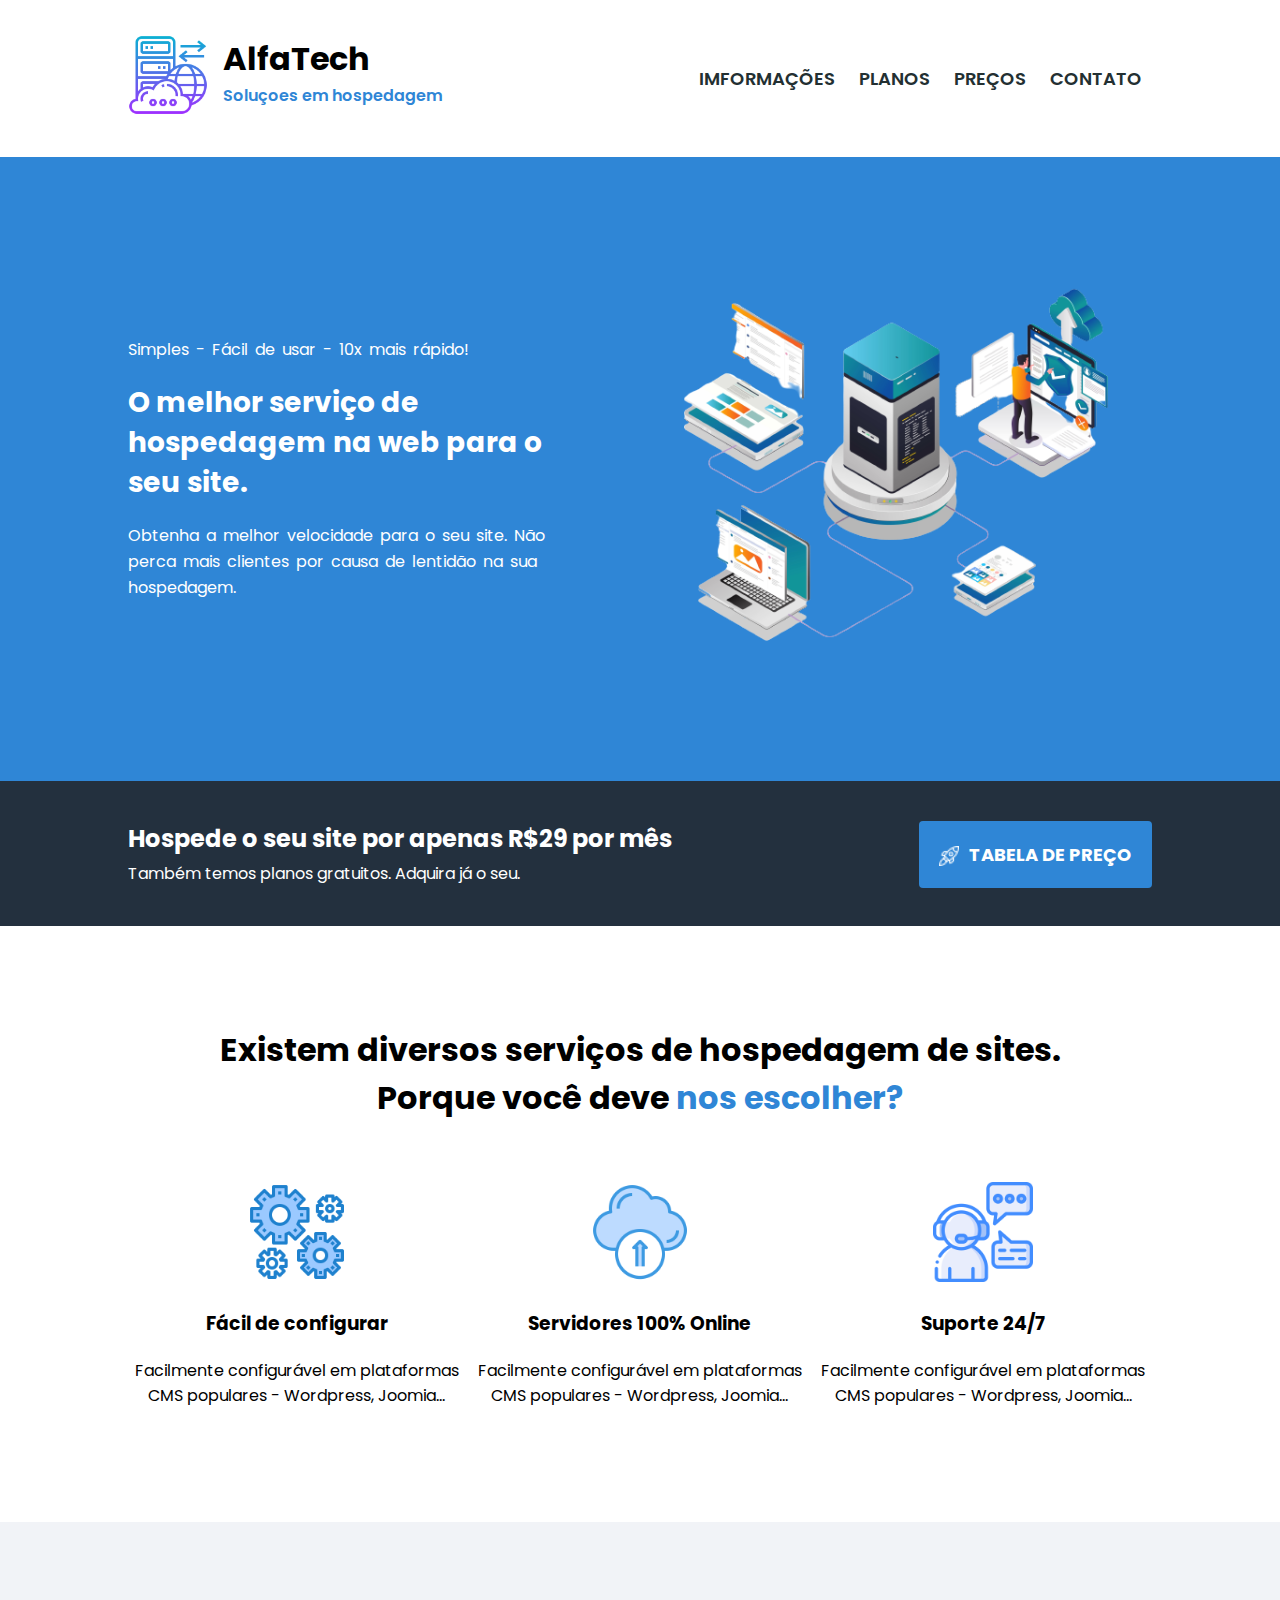
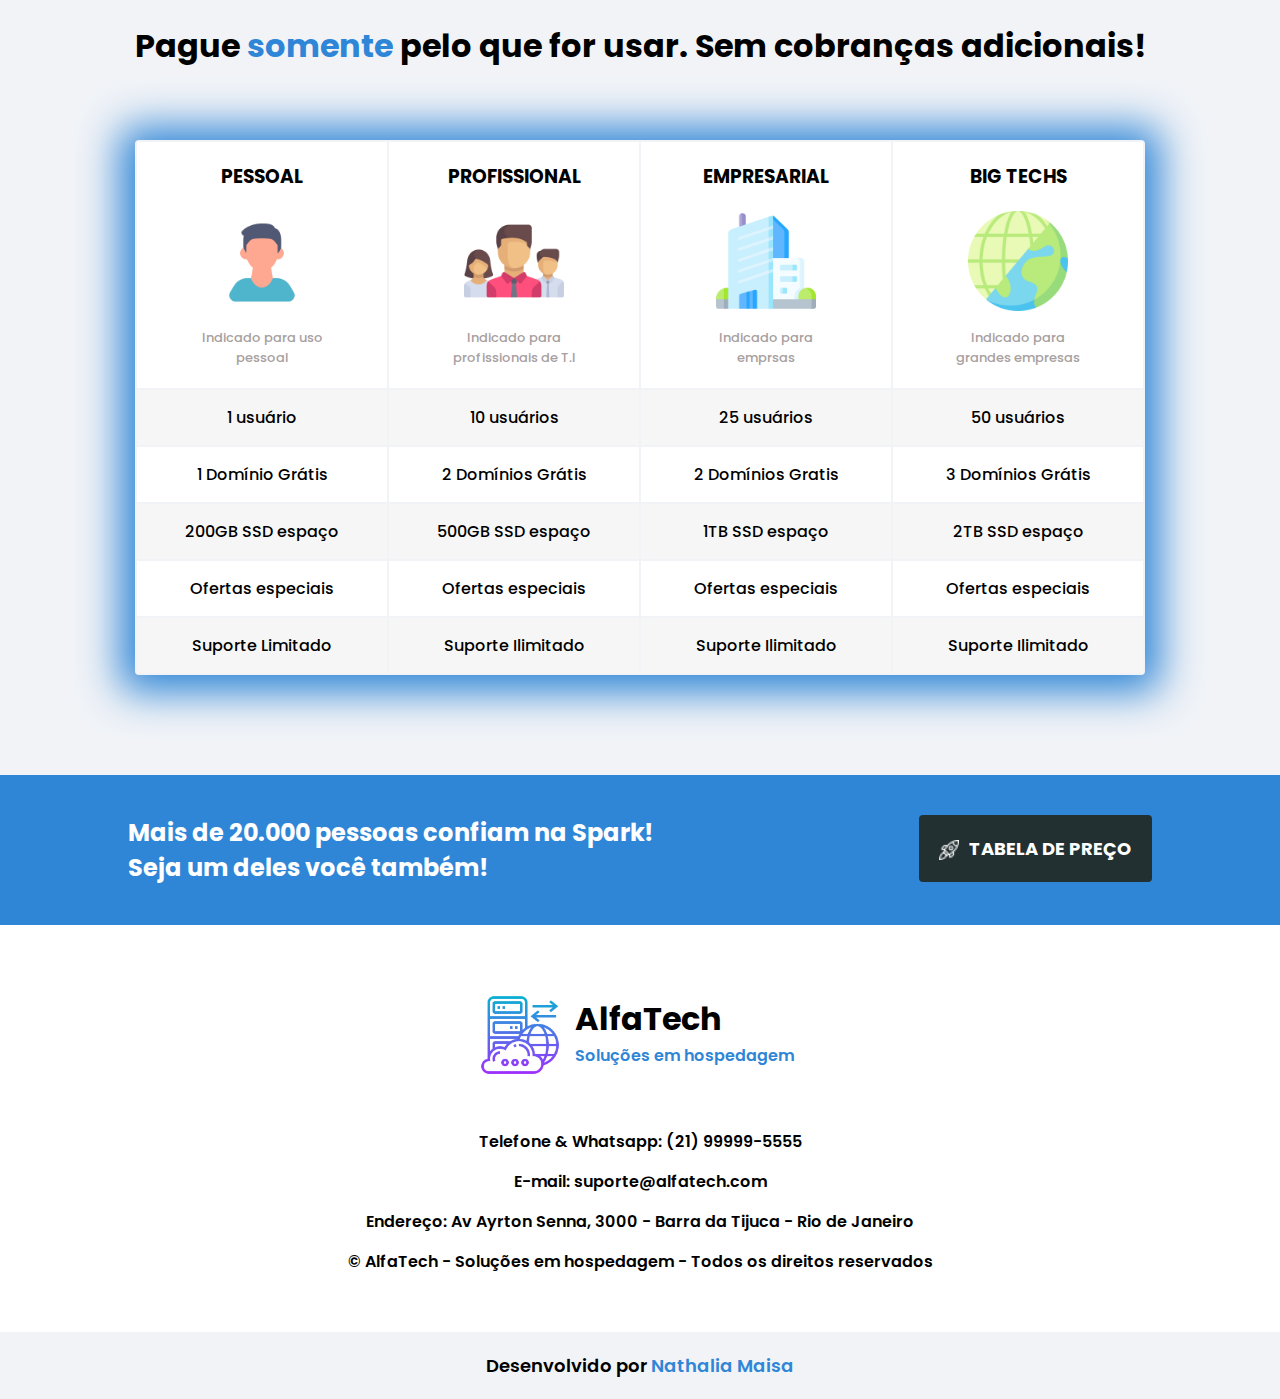
<file: Provedor de Hospedagem/home.html>
<!DOCTYPE html>
<html lang="pt-br">
<head>
    <meta charset="UTF-8">
    <meta http-equiv="X-UA-Compatible" content="IE=edge">
    <meta name="viewport" content="width=device-width, initial-scale=1.0">
    <link rel="preconnect" href="https://fonts.googleapis.com">
    <link rel="preconnect" href="https://fonts.gstatic.com" crossorigin>
    <link href="https://fonts.googleapis.com/css2?family=Poppins:wght@400;500;600;700;800;900&display=swap" rel="stylesheet">
    <link rel="stylesheet" href="./css/home.css">
    <title>AlfaTech</title>
</head>
<body>
    
<div><!--Topo-->
    <div class="container-topo limitar-secao">
        <div class="topo-logo">
            <img src="./assets/logo-icone.png" alt="logotipo">
            <div>
                <h1>AlfaTech</h1>
                <p>Soluçoes em hospedagem</p>
            </div>
        </div>
        <div class="topo-links">
            <a href="#informacoes">IMFORMAÇÕES</a>
            <a href="#planos">PLANOS</a>
            <a href="#precos">PREÇOS</a>
            <a href="#contato">CONTATO</a>
        </div>
    </div>
</div>
<div><!--Conteudo Principal-->
    <div class="secao-banner">
        <div class="container-banner limitar-secao">
            <div>
                <p>Simples - Fácil de usar - 10x mais rápido!</p>
                <h2>O melhor serviço de hospedagem na web para o seu site.</h2>
                <p>
                  Obtenha a melhor velocidade para o seu site. Não perca mais clientes
                  por causa de lentidão na sua hospedagem.
                </p>
            </div>
            <img src="./assets/imagem-banner.png" alt="banner">
        </div>
    </div>
    <div class="secao-primeiro-anuncio">
        <div class="container-primeiro-anuncio limitar-secao">
            <div>
                <h2>Hospede o seu site por apenas R$29 por mês</h2>
                <p>
                  Também temos planos gratuitos. Adquira já o seu.
                </p>
            </div>
            <a href="tabeladeprecos.html">
                <img src="./assets/icone-foguete.png" alt="foguete">
                <span>TABELA DE PREÇO</span>
            </a>
        </div>
    </div>
    <div id="informacoes" class="secao-informacoes"><!--Seção Informação-->
        <h2>
            Existem diversos serviços de hospedagem de sites. Porque você deve <span>nos escolher?</span>
        </h2>
        <div class="container-informacoes limitar-secao">
            <div>
                <img src="./assets/icone-engrenagens.png" alt="icone">
                <h3>Fácil de configurar</h3>
                <p>
                    Facilmente configurável em plataformas CMS populares - Wordpress, Joomia...
                </p>
            </div>
            <div class="card2">
                <img src="./assets/cloud-icone.png" alt="icone">
                <h3>Servidores 100% Online</h3>
                <p>
                  Facilmente configurável em plataformas CMS populares - Wordpress, Joomia...
                </p>
            </div>
            <div class="card3">
                <img src="./assets/icone-suporte.png" alt="icone">
                <h3>Suporte 24/7</h3>
                <p>
                    Facilmente configurável em plataformas CMS populares - Wordpress, Joomia...
                </p>
            </div>
        </div> 
    </div>
    <div id="planos" class="secao-planos">
        <h2>Pague <span>somente</span> pelo que for usar. Sem cobranças adicionais!</h2>
        <table>
            <thead>
                <tr>
                    <th>
                        <h3>PESSOAL</h3>
                        <img src="./assets/pessoal-icone.png" alt="icone">
                        <p>Indicado para uso pessoal</p>
                    </th>
                    <th>
                        <h3>PROFISSIONAL</h3>
                        <img src="./assets/equipe-icone.png" alt="icone">
                        <p>Indicado para profissionais de T.I</p>
                    </th>
                    <th>
                        <h3>EMPRESARIAL</h3>
                        <img src="./assets/empresa-icone.png" alt="icone">
                        <p>Indicado para emprsas</p>
                    </th>
                    <th>
                        <h3>BIG TECHS</h3>
                        <img src="./assets/big-tech.png" alt="icone">
                        <p>Indicado para grandes empresas</p>
                    </th>
                </tr>
            </thead>
            <tbody>
                <tr class="linha-impar">
                    <td>1 usuário</td>
                    <td>10 usuários</td>
                    <td>25 usuários</td>
                    <td>50 usuários</td>
                </tr>
                <tr class="linha-par">
                    <td>1 Domínio Grátis</td>
                    <td>2 Domínios Grátis</td>
                    <td>2 Domínios Gratis</td>
                    <td>3 Domínios Grátis</td>
                </tr>
                <tr class="linha-impar">
                    <td>200GB SSD espaço</td>
                    <td>500GB SSD espaço</td>
                    <td>1TB SSD espaço</td>
                    <td>2TB SSD espaço</td>
                </tr>
                <tr class="linha-par">
                    <td>Ofertas especiais</td>
                    <td>Ofertas especiais</td>
                    <td>Ofertas especiais</td>
                    <td>Ofertas especiais</td>
                </tr>
                <tr class="linha-impar">
                    <td>Suporte Limitado</td>
                    <td>Suporte Ilimitado</td>
                    <td>Suporte Ilimitado</td>
                    <td>Suporte Ilimitado</td>
                </tr>
            </tbody>
        </table>
    </div>
    <div class="secao-segundo-anuncio">
        <div class="container-segundo-anuncio limitar-secao">
            <h2>Mais de 20.000 pessoas confiam na Spark! Seja um deles você também!</h2>
            <a href="tabeladeprecos.html">
                <img src="./assets/icone-foguete.png" alt="icone">
                <span>TABELA DE PREÇO</span>
            </a>
        </div>
    </div>
    <div class="rodape-logo">
        <img src="./assets/logo-icone.png" alt="logotipo">
        <div>
            <h1>AlfaTech</h1>
            <p>Soluções em hospedagem</p>
        </div>
    </div>
    <div id="contato" class="container-contatos">
        <p>Telefone & Whatsapp: (21) 99999-5555</p>
        <p>E-mail: suporte@alfatech.com</p>
        <p>Endereço: Av Ayrton Senna, 3000 - Barra da Tijuca - Rio de Janeiro</p>
        <p>&copy; AlfaTech - Soluções em hospedagem - Todos os direitos reservados</p>
    </div>
    <div class="container-copyright">
        <p>Desenvolvido por <span>Nathalia Maisa</span></p> 
    </div>
</div>
</body>
</html>
</file>
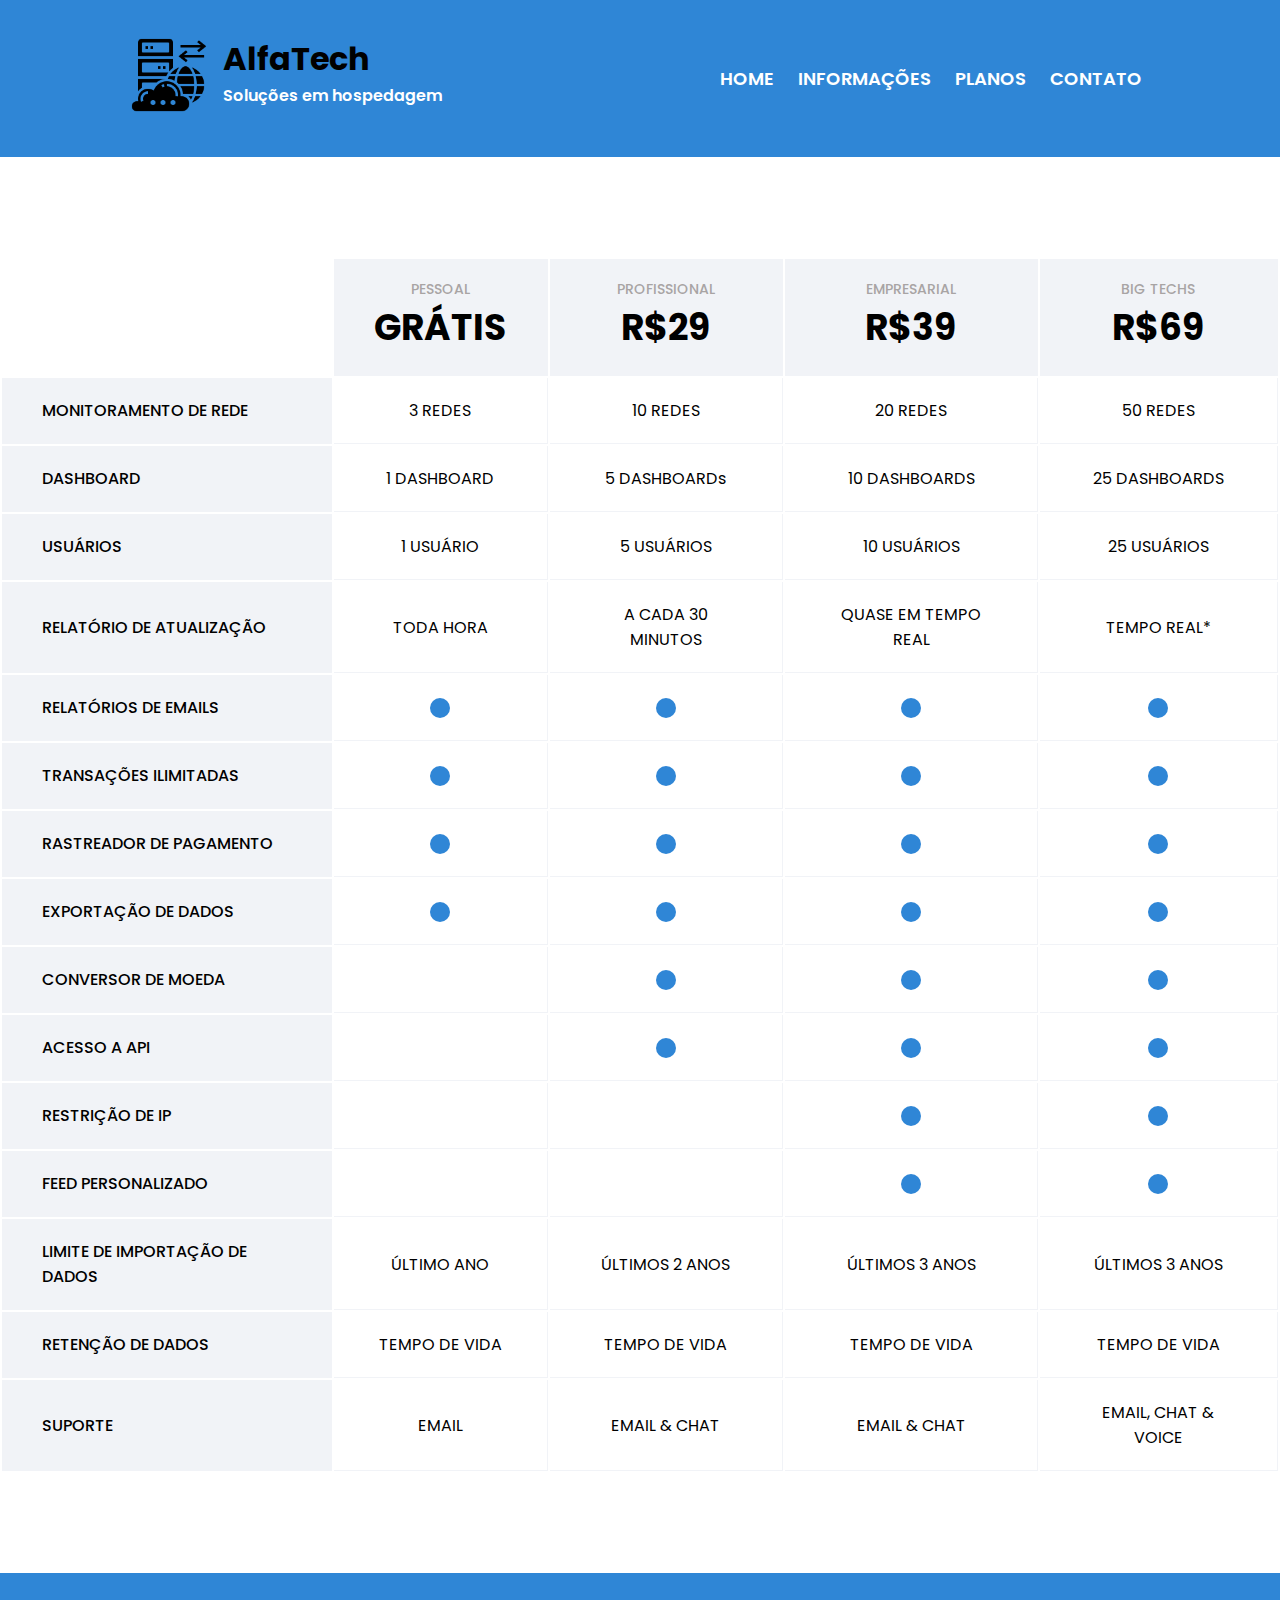
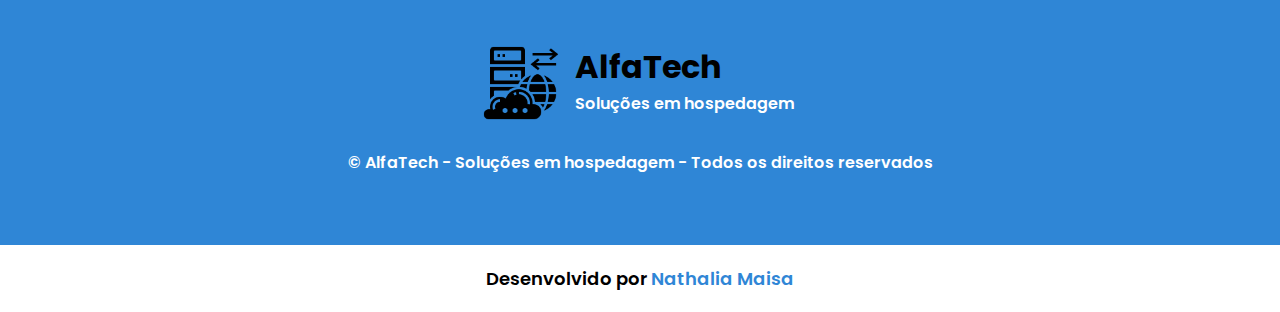
<file: Provedor de Hospedagem/tabeladeprecos.html>
<!DOCTYPE html>
<html lang="pt-br">
<head>
    <meta charset="UTF-8">
    <meta http-equiv="X-UA-Compatible" content="IE=edge">
    <meta name="viewport" content="width=device-width, initial-scale=1.0">
    <link rel="preconnect" href="https://fonts.googleapis.com">
    <link rel="preconnect" href="https://fonts.gstatic.com" crossorigin>
    <link href="https://fonts.googleapis.com/css2?family=Poppins:wght@400;500;600;700;800;900&display=swap" rel="stylesheet">
    <link rel="stylesheet" href="./css/tabeladeprecos.css">
    <title>AlfaTech</title>
</head>
<body>
    <div class="topo"> <!-- Topo da página-->
        <div class="container-topo limitar-secao">
          <div class="topo-logo">
            <img src="./assets/logo-icone-escuro.png" alt="logotipo"/>
            <div>
              <h1>AlfaTech</h1>
              <p>Soluções em hospedagem</p>
            </div>
          </div>
          <div class="topo-links">
            <a href="home.html">HOME</a>
            <a href="home.html#informacoes">INFORMAÇÕES</a>
            <a href="home.html#planos">PLANOS</a>
            <a href="home.html#contato">CONTATO</a>
          </div>
        </div>
      </div>
      <div class="conteudo-principal"> <!-- Seção conteúdo principal da página-->
        <table>
          <thead>
            <tr>
              <th class="celula-escondida"></th>
              <th class="celula-cabeçalho">
                <p>PESSOAL</p>
                <h2>GRÁTIS</h2>
              </th>
              <th class="celula-cabeçalho">
                <p>PROFISSIONAL</p>
                <h2>R$29</h2>
              </th>
              <th class="celula-cabeçalho">
                <p>EMPRESARIAL</p>
                <h2>R$39</h2>
              </th>
              <th class="celula-cabeçalho">
                <p>BIG TECHS</p>
                <h2>R$69</h2>
              </th>
            </tr>
          </thead>
          <tbody>
            <tr>
              <td class="primeira-celula">MONITORAMENTO DE REDE</td>
              <td>3 REDES</td>
              <td>10 REDES</td>
              <td>20 REDES</td>
              <td>50 REDES</td>
            </tr>
            <tr>
              <td class="primeira-celula">DASHBOARD</td>
              <td>1 DASHBOARD</td>
              <td>5 DASHBOARDs</td>
              <td>10 DASHBOARDS</td>
              <td>25 DASHBOARDS</td>
            </tr>
            <tr>
              <td class="primeira-celula">USUÁRIOS</td>
              <td>1 USUÁRIO</td>
              <td>5 USUÁRIOS</td>
              <td>10 USUÁRIOS</td>
              <td>25 USUÁRIOS</td>
            </tr>
            <tr>
              <td class="primeira-celula">RELATÓRIO DE ATUALIZAÇÃO</td>
              <td>TODA HORA</td>
              <td>A CADA 30 MINUTOS</td>
              <td>QUASE EM TEMPO REAL</td>
              <td>TEMPO REAL*</td>
            </tr>
            <tr>
              <td class="primeira-celula">RELATÓRIOS DE EMAILS</td>
              <td>
                <div class="marcador-azul"></div>
              </td>
              <td>
                <div class="marcador-azul"></div>
              </td>
              <td>
                <div class="marcador-azul"></div>
              </td>
              <td>
                <div class="marcador-azul"></div>
              </td>
            </tr>
            <tr>
              <td class="primeira-celula">TRANSAÇÕES ILIMITADAS</td>
              <td>
                <div class="marcador-azul"></div>
              </td>
              <td>
                <div class="marcador-azul"></div>
              </td>
              <td>
                <div class="marcador-azul"></div>
              </td>
              <td>
                <div class="marcador-azul"></div>
              </td>
            </tr>
            <tr>
              <td class="primeira-celula">RASTREADOR DE PAGAMENTO</td>
              <td>
                <div class="marcador-azul"></div>
              </td>
              <td>
                <div class="marcador-azul"></div>
              </td>
              <td>
                <div class="marcador-azul"></div>
              </td>
              <td>
                <div class="marcador-azul"></div>
              </td>
            </tr>
            <tr>
              <td class="primeira-celula">EXPORTAÇÃO DE DADOS</td>
              <td>
                <div class="marcador-azul"></div>
              </td>
              <td>
                <div class="marcador-azul"></div>
              </td>
              <td>
                <div class="marcador-azul"></div>
              </td>
              <td>
                <div class="marcador-azul"></div>
              </td>
            </tr>
            <tr>
              <td class="primeira-celula">CONVERSOR DE MOEDA</td>
              <td></td>
              <td>
                <div class="marcador-azul"></div>
              </td>
              <td>
                <div class="marcador-azul"></div>
              </td>
              <td>
                <div class="marcador-azul"></div>
              </td>
            </tr>
            <tr>
              <td class="primeira-celula">ACESSO A API</td>
              <td></td>
              <td>
                <div class="marcador-azul"></div>
              </td>
              <td>
                <div class="marcador-azul"></div>
              </td>
              <td>
                <div class="marcador-azul"></div>
              </td>
            </tr>
            <tr>
              <td class="primeira-celula">RESTRIÇÃO DE IP</td>
              <td></td>
              <td></td>
              <td>
                <div class="marcador-azul"></div>
              </td>
              <td>
                <div class="marcador-azul"></div>
              </td>
            </tr>
            <tr>
              <td class="primeira-celula">FEED PERSONALIZADO</td>
              <td></td>
              <td></td>
              <td>
                <div class="marcador-azul"></div>
              </td>
              <td>
                <div class="marcador-azul"></div>
              </td>
            </tr>
            <tr>
              <td class="primeira-celula">LIMITE DE IMPORTAÇÃO DE DADOS</td>
              <td>ÚLTIMO ANO</td>
              <td>ÚLTIMOS 2 ANOS</td>
              <td>ÚLTIMOS 3 ANOS</td>
              <td>ÚLTIMOS 3 ANOS</td>
            </tr>
            <tr>
              <td class="primeira-celula">RETENÇÃO DE DADOS</td>
              <td>TEMPO DE VIDA</td>
              <td>TEMPO DE VIDA</td>
              <td>TEMPO DE VIDA</td>
              <td>TEMPO DE VIDA</td>
            </tr>
            <tr>
              <td class="primeira-celula">SUPORTE</td>
              <td>EMAIL</td>
              <td>EMAIL & CHAT</td>
              <td>EMAIL & CHAT</td>
              <td>EMAIL, CHAT & VOICE</td>
            </tr>
          </tbody>
        </table>
      </div>
      <div class="rodape"> <!-- Rodapé da página -->
        <div class="rodape-logo">
          <img src="./assets/logo-icone-escuro.png" alt="logotipo" />
          <div>
            <h1>AlfaTech</h1>
            <p>Soluções em hospedagem</p>
          </div>
        </div>
        <p class="paragrafo-rodape">&copy; AlfaTech - Soluções em hospedagem - Todos os direitos reservados</p>
        <div class="container-copyright">
          <p>Desenvolvido por <span>Nathalia Maisa</span></p>
        </div>
      </div>
</body>
</html>
</file>
<file: Aluguel de Carros/estilo.css>
body{
    margin: 0;
    font-family: sans-serif;
}

/*Topo*/
.secao-topo{
    border-bottom: 1px solid #d5d5d5;
}
.secao-topo p{
    padding: 20px;
    font-size: 22px;
    font-weight: bold;
    box-sizing: border-box;
}
.secao-largura-limitada{
    width: 100%;
    max-width: 800px;
    margin: 0 auto;
}

h1,h2{
    color: #fff;
    margin: 0;
}
h3{
    margin: 0;
}

/*Seção inicial com imagem no fundo*/

.secao-background-capa{
    min-height: 500px;
    background-image: url(img/capa.jpg);
    background-size: cover;
}

.secao-background-conteudo{
    text-align: right;
    padding: 50px 20px;
    background: #00000085;
}

/*Seção conteúdo*/
.secao-conteudo{
    padding: 50px 20px;
    box-sizing: border-box;
}
.img-conteudo{
    width: 250px;
    height: 180px;
    object-fit: contain;
}
.secao-conteudo span{
    border-left:  1px solid;
    padding-left: 10px;
    font-size: 16px;
}


/*Seção com imagem no fundo e texto*/
.secao-background-divisao{
    padding:  50px 0;
    text-align: center;
    background-color: #d92121;
    background-attachment: fixed;
    background-repeat: no-repeat;
    background-size: cover;
}

.secao-background-divisao h3{
    font-size: 36px;
    background-color: #6c0000;
    width: 100%;
    margin: 0 auto;
    color: #fff;
}

/*Seção Formulario*/

.grupo-campo{
    display: flex;
    flex-direction: column;
}

.grupo-campo input, .grupo-campo select{
    margin: 12px 0;
    height: 25px;
}

.secao-conteudo fieldset{
    margin:  12px 0;
    display: flex;
    flex-direction: column;
}

.secao-conteudo button{
    width: 100%;
    height: 32px;
    background: #d92121;
    border: none;
    color: #fff;
}

footer{
    display: flex;
    justify-content: center;
    align-items: center;
    width: 100%;
    height: 55px;
    position: relative;
    bottom: 0;
    padding: 20px;
    box-sizing: border-box;
    background: #f8f8f8;
}

footer p{
    color: #d92121;
    font-family: sans-serif;
    text-align: center;
}

@media(max-width: 851px){
    .img-conteudo{
        width: 100%;
    }
}
</file>
<file: Cafeteria/estilo.css>
*{
    margin: 0;
    padding: 0;
    box-sizing: border-box;
}

.container-parallax1,
.container-parallax2,
.container-parallax3,
.container-parallax4,
.container-parallax5{
    position: relative;
    background-position: center;
    background-size: cover;
    background-attachment: fixed;
}

/*topo da página*/
.topo{
    width: 100%;
    position: fixed;
    background-color: #604829;
    z-index: 1;
}
.topo img{
    width: 100px;
    position: relative;
    left: 15px;
}

.topo div{
    position: absolute;
    top: 35%;
    right: 15%;
}

.topo div a{
    margin-left: 20px;
    font-size: 18px;
    font-family: "Oswald", sans-serif;
    font-weight: 700;
    text-decoration: none;
    text-shadow: 3px 5px 2px #000000;
    letter-spacing: 2px;
    color: #c4a47c;
}

/* Container Parallax 1 */

.container-parallax1{
    background-image: url("./assets/parallax-imagem1.png");
    height: 100vh;
}

.container-parallax1 h1{
    font-family: "Fraunces", serif;
    top: 45%;
    right: 0;
    left: 0;
    position: absolute;
    font-size: 50px;
    color: #fff;
    font-weight: 400;
    text-align: center;
}

/* Container Parallax 2 */

.container-parallax2{
    background-image: url("./assets/parallax-imagem2.jpg");
    height: 50vh;
}

.container-parallax2 h3,
.container-parallax3 h3{
    width: 500px;
    padding: 10px;

    position: relative;
    top: 45%;
    right: 0;
    left: 0;
    margin: auto;

    font-size: 24px;
    font-weight: 400;
    font-style: italic;
    font-family: "Fraunces", sans-serif;
    text-align: center;

    letter-spacing: 2px;
    background-color: #604829;
    color: #fff;
}

/* Container Parallax 3 */

.container-parallax3{
    background-image: url("./assets/parallax-imagem3.jpg");
    height: 50vh;
}

/* Container Parallax 4 */

.container-parallax4{
    background-image: url("./assets/parallax-imagem4.png");
    height: 150vh;
}

.container-parallax4 h2{
    width: 500px;
    padding: 10px;
    position: relative;
    top: 10%;
    right: 0;
    left: 0;
    margin: auto;
    font-size: 24px;
    font-family: "Oswald", serif;
    letter-spacing: 5px;
    text-align: center;
    color: #fff;
    background-color: #604829;
}

.container-parallax4 iframe{
    position: absolute;
    top: 23%;
    left: 0;
    right: 0;
    margin: auto;
}

.container-contatos{
    width: 500px;
    padding: 10px;
    position: absolute;
    bottom: 8%;
    left: 0;
    right: 0;
    margin: auto;
    background-color: #604829;
}

.container-contatos p{
    color: #fff;
    font-family: "Oswald", sans-serif;
    line-height: 36px;
    text-shadow: 0px 6px 8px #000000;
    text-align: center;
}

/* Efeitos aplicados a classe container-texto */

.container-texto{
   padding: 80px 0px;
   font-size: 16px;
   font-weight: 400;
   line-height: 34px;
   letter-spacing: 1px;
   text-align: center;
   color: #666;
}

.container-texto h2{
    margin-bottom: 30px;
    font-size: 24px;
    letter-spacing: 2px;
    font-family: "Oswald", sans-serif;
    color: #c4a47c;
}

.container-texto p{
    max-width: 1024px;
    padding: 0px 20px;
    margin: 0 auto;
    font-family: "Lato", "sans-serif";
    line-height: 34px;
    letter-spacing: 1px;
    color: #666;
}

/* Container Parallax 5 */

.container-parallax5{
    background-image: url("./assets/cafeteria.jpg");
    height: 85vh;
}

.container-parallax5 h2{
    position: absolute;
    margin: 0 auto;
    top: 10%;
    right: 0;
    left: 0;
    font-family: "Oswald", sans-serif;
    text-align: center;
    letter-spacing: 8px;
    color: white;
}

.lista-horarios{ /*tag <ul>*/
    max-width: 768px;
    position: absolute;
    margin: 0 auto;
    right: 0;
    left: 0;
    font-family: "Oswald", sans-serif;
    list-style: none;
}

.lista-horarios li{
    top: 140px;
    position: relative
}

.lista-horarios li h3{
    margin-bottom: 20px;
    color: #fff;
}

.lista-horarios li div{
    width: 70%;
    height: 1px;
    position: absolute;
    margin: 0 auto;
    top: 50%;
    right: 0;
    left: 0;
    background-color: #ACACAC;
}

.lista-horarios li p,
.texto-marrom{
    position: absolute;
    top: 0;
    right: 0;
    font-weight: 700;
    font-family: "Oswald", sans-serif;
}

.texto-marrom{
    color: #c4a47c;
}

.lista-horarios li p{
    color: #ACACAC;
}

.container-rodape{
    position: relative;
    padding: 20px 0;
    line-height: 34px;
    letter-spacing: 2px;
    font-weight: 600;
    font-family: "Lato", sans-serif;
    text-align: center;
    background-color: #000000;
    color: #fff;
}

.container-rodape span{
    color:#c4a47c
}

.container-rodape a{
    display: inline-block;
    width: 60px;
    height: 60px;
    position: absolute;
    bottom: 80px;
    right: 50px;

    background-image: url("./assets/seta-para-cima.png");
    background-position: center;
    background-size: cover;
    background-color: #c4a47c;
    border-radius: 4px;
}
</file>
<file: Carros & Cia/estilo.css>
body {
    margin: 0;
    font-family: Tahoma;
}

/* === Estilos globais === */
.secao {
    text-align: center;
    padding-top: 30px;
    padding-bottom: 30px;
}

.paragrafo {
    font-size: 18px;
    text-align: justify;
    line-height: 28px;
    margin: 10px auto;
    width: 980px;
    
}

/* ===  1ª seção === */
.topo {
    width: 100%;
    background-color: #000;
    border-bottom: 1px solid #d5960054;
    padding-top: 15px;
    padding-bottom: 15px;
    position: fixed;
}

h1 {
    color: #d59600;
    margin-bottom: 5px;
}

.paragrafo-topo {
    text-align: center;
    margin-top: 15px;
    margin-bottom: 25px;
    
}

.link-topo {
    color: #d59600;
    font-size: 18px;
    text-decoration: none;
    margin: 0 10px;
    border-bottom: 2px solid #d59600;
}

/* ===  2ª seção === */

.banner {
    padding-top: 0;
}

.banner-img {
    width: 100%;
}

/* ===  estilos para destaques === */

span {
    font-weight: bold;
}

/* ===  3ª seção === */

h2 {
    font-weight: normal;
    color: #000;
    margin-top: 0;
}

.imagem {
    width: 450px;
}

.texto-amarelo {
    color: #d59600;
}

/* ===  4ª seção === */

h3 {
    color: #000;
    font-size: 28px;
    line-height: 42px;
}

.paragrafo-servicos {
    color: #ffffff;
    line-height: 42px;
    width: 700px;
    font-size: 22px;
    text-align: center;
}

.texto-branco {
    color: #ffffff;
}

.lista-servicos {
    width: 135px;
    margin: 40px auto 40px;
}

.item-lista-servicos {
    font-size: 22px;
    line-height: 42px;
    text-align: left;
    color: #fff;
}

/* ===  6ª seção === */

.paragrafo-contato {
    text-align: center;
    color: #fff;
    background-color: #1d1d1d;
    padding: 15px;
    margin-top: 30px;
    margin-bottom: 30px;
}

.link {
    text-decoration: none;
    border-bottom: 2px solid #d59600;
}
</file>
<file: Cidade de Paraty/estilo.css>
body{
    margin: 0;
    padding: 0;
 }

 *{
    box-sizing: border-box;
    font-family: 'Poppins' , sans-serif;
 }

header div{
    width: 100%;
    display: flex;
    justify-content: space-between;
    align-items: center;
    padding: 10px 15px;
}

.limita-secao{
    max-width: 1024px;
    margin: 0 auto;
}

header img{
    width: 150px;
}

header nav{
    font-size: 18px;
}

header a {
    margin: 0 5px;
    text-decoration: none;
    color: #000;
    padding: 5px;

}

section{
    padding: 60px 20px;
}

.secao-capa{
    position: relative;
    width: 100%;
    height: 100%;
    text-align: center;
    background-image: url(img/bg-estacao.jpg);
    background-repeat: no-repeat;
    background-size: cover;
}

.secao-capa::before{
    content: "";
    width: 100%;
    height: 100%;
    background-color: #000;
    opacity: 0.5;
    position: absolute;
    top: 0;
    left: 0;
}

.secao-capa div{
    position: relative;
    top: 0;
    left: 0;
    width: 100%;
    height: 100%;
    display: flex;
    flex-direction: column;
    text-transform: uppercase;
    padding: 60px 20px;
    z-index: 1;
}

.secao-capa h1{
    font-size: 80px;
}

.secao-capa h2{
    font-size: 35px;
}

.secao-capa h1, .secao-capa h2{
    margin: 0;
    color: #ffffff;
    text-shadow: 8px 1px 5px #000000;
}

h3{
    font-size: 32px;
    text-align: center;
    margin: 0 0 40px 0;
}

.secao-destaque img:first-of-type{
    width: 100%;
}

p{
    line-height: 32px;
}

.secao-destaque p::first-letter{
    font-size: 18px;
    font-weight: bold;
}

.secao-pontos{
    background: #e9e9e9;
}

li{
    display: flex;
    align-items: center;
    margin: 12px 0 0px 0;
}

ul{
    list-style: none;
    padding: 0;
}

li::before{
    content: "";
    width: 20px;
    height: 20px;
    background-image: url(img/seta.png);
    margin: 0 6px 0 0;
}

.galeria{
    width: 100%;
}

.galeria img{
    width: calc((100% / 3) - 3px);
    opacity: 0.6;
}

.galeria img:hover{
    opacity: 1;
}

footer{
    width: 100%;
    height: 100%;
    margin: 25px 0 0 0;
    background: #f5c002;
    display: flex;
    justify-content: center;
    align-items: center;
}
</file>
<file: Imobiliaria/css/estilo.css>
body{
    margin: 0;
    font-family: Verdana;
}

/*Estilos Globais*/

.navbar, .Imovel, .sobre, .servicos, .corretores,.contato{
    padding-top: 30px;
    padding-bottom: 30px;
    text-align: center;
}

p{
    font-size: 18px;
    text-align: justify;
    line-height: 28px;
    margin: 10px auto;
    width: 980px;
}

/*1º seção*/

.navbar{
    background: #afddfb;
}
.navbar img{
    width: 150px;
}
.secao{
    margin-top: 15px;
    margin-bottom: 25px;
    text-align: center;
}
.secao a{
    color: #1d1d1d;
    font-size: 18px;
    text-decoration: none;
    margin: 0 10px;
    border-bottom: 2px solid #1d1d1d;
}

/*2º seção*/

.Imovel{
   margin-top: 50px; 
   padding-top: 0;
}
/*estilo destaque*/
span{
    font-weight: bold;
}
/*3º seção*/
h1{
    color:#1d1d1d;
    margin-bottom: 5px;
}
h2{
    color: #1c81c0;
    margin-top: 0;
    font-weight: normal;
}

.sobre img{
    width: 450px;
}

.texto-azul{
    color:#1d80c1; 
}

/*4º seção*/

.servicos, .contato{
    background: #1d80c1;
    
}

h3{
    color: #ffffff;
    font-size: 28px;
    line-height: 42px;
}

.servicos p{
    color: #ffffff;
    line-height: 42px;
    font-size: 22px;
    text-align: center;
    width: 700px;
}

.texto-amarelo{
    color: #fff81b;
}

.servicos-lista{
    margin-top: 40px;
    margin-left: auto;
    margin-bottom: 40px;
    margin-right: auto;
    width: 135px;
}

.servicos-item{
    color: #fff;
    line-height: 42px;
    text-align: left;
    font-size: 22px;
}

/*5º seção*/

.corretores{
    color: #1c81c0;
    margin-top: 0;
    font-weight: normal; 
}

.corretores p{
    color: #000000;
   
}
.texto-azul{
    color:#1d80c1; 
}

.corretores img{
    width: 450px;
}

/*6º seção*/

.contact {
    color: #fff;
    background-color: #1d1d1d;
    padding: 15px;
    margin-top: 30px;
    margin-bottom: 30px;
}

.contato ul{
    margin-top: 40px;
    margin-bottom: 40px;
    margin-left: auto;
    margin-right: auto;
    width: 210px;
    list-style: none; /*tirar marcação*/   
}   

.contato li{
    margin-top: 15px;
    text-align: center;
    font-size: 18px;
}

.link-contato{
    background-color: #ffffff;
    color: #1d80c1;
    padding-top: 2px;
    padding-bottom: 2px;
    padding-left: 5px;
    padding-right: 5px;
    border-radius: 5px;
}
</file>
<file: PADARIA-PLUS/estilo.css>
.secao{
    width: 700px;
    margin: 20px auto;
    text-align: center;
}

.imagem-logotipo{
    width: 200px;
}

a{
    margin: 0 10px;
    color: #542f0c;
}

h1{
    font-size: 28px;
    padding-top: 30px;
    margin-top: 30px;
    margin-bottom: 0;
    border-top: 1px solid #de8e37;
}

h2{
    font-weight: normal;
    color: #de8e37;
    margin-top: 10px;
}

.imagem-banner{
    width:700px ;
}

.secao-destaque{
    background-color: #de8e37;
    padding-top: 15px;
    padding-bottom: 15px;
    color: #fff;
}

.secao-destaque h3{
    font-size: 24px;
}

.secao-destaque h4{
    font-size: 20px;
    margin-bottom: 10px;
}

.secao-destaque p{
    width: 500px;
    margin: 0 auto;
    line-height: 30px;
}

.secao-destaque img{
    width: 400px;
}

span{
    font-weight: bold;
}
</file>
<file: Pousada Secreta/CSS/style.css>
*{
    margin: 0;
    padding: 0;
    box-sizing: border-box;
    font-family: 'Source Sans Pro', sans-serif;
}

.limitar-secao{
    width: 100%;
    max-width: 1440px;
    margin: 0 auto;
}

/*Topo*/
.topo{
    width: 100%;
    position: fixed;
    background-color: #fff;
}

.container-topo{
    display: flex;
    align-items: center;
    justify-content: space-between;
    flex-wrap: wrap;
    gap: 30px;
    padding: 20px;
    color: #3d3d3d;
}

.container-link-logatipo{
    flex: 1 0 60%;
    
}
.container-link-logatipo a{
   font-size: 24px;
   text-decoration: none;
   color: #3d3d3d;
}

.container-link-logatipo span{
    color: #6592c9
}

.container-links{
    flex:  1 0 150px;
    display: flex;
    justify-content: space-between;
}

.link-topo{
    text-decoration: none;
    color: #3d3d3d;
}


/*Conteudo Principal*/
.banner{
    width: 100%;
    height: 100vh;
    padding: 0 20px;
    background-image: url(../assets/img-fundo.jpg);
    background-position: center;
    background-size: cover;

    display: flex;
    justify-content: center;
    align-items: center;
}

.container-titulo-site{
    display: flex;
    flex-direction: column;
    align-items: center;
    gap: 40px;
    padding: 40px 20px;
    font-size: 28px;
    color: #fff;
    background-color: #0a9077b3;
    border: 1.3px solid #fff;
    border-radius: 4px;
    text-align: center;
}

.secao-container{
    display: flex;
    flex-direction: column;
    gap: 60px;
    padding: 100px 20px;
    text-align: center;
}

.container-descricao{
    display:flex;
    flex-direction: column;
    gap: 20px;
    align-items: center;
    padding-top: 10px;
    padding-bottom: 20px;
  
}

.container-descricao h2{
    font-size: 32px;
    font-weight: 500;
}

.container-quartos{
    display: flex;
    justify-content: space-between;
    gap: 40px;
    flex-wrap: wrap;
}

.quarto{
    flex:  1 0 250px;
    text-decoration: none;
    color: #3d3d3d;
    padding-bottom: 10px;
    border-bottom: 2px solid #00836a;
}

.quarto-img{
    width: 100%;
    margin-bottom: 10px;
}

.quarto a{
    text-decoration: none;
    color: #333;
}

.secao-container h2{
    font-size: 32px;
    font-weight: 500;
}

/*Rota*/

#rota{
    padding: 0px;
}

/*Conteudo Sobre*/

.container-cards{
    max-width: 1024px;
    margin: 0 auto;
    display: flex;
    flex-wrap: wrap;
    justify-content: space-between;
    gap: 30px;
}

.card{
    flex: 1 0 350px;
    height: 130px;
    display: flex;
    align-items: center;
    justify-content: space-between;
    gap: 10px;
    text-align: left;
    background-color: #f1f1f1;
}

.container-card-descricao{
    width: 100%;
    height: 100%;
    padding: 0px 10px;
    display: flex;
    flex-direction: column;
    justify-content: center;
    gap: 10px;
}

.container-card-img {
    width: 30%;
    height: 100%;
     padding-bottom: 20px;
}

.container-card-img img{
    width: 100%;
    height: 100%;
    object-fit: cover;
}

/*Rodapé*/

.rodape{
    margin-top: 10px;
    background-color: #49997d;
    color: #fff;
}

.container-info{
    padding: 20px;
    display: flex;
    flex-wrap: wrap;
    justify-content: space-between;
    gap: 30px;
}

.card-info-rodape{
    flex: 1 0 300px;
    display: flex;
    justify-content: center;
    align-items: center;
}

.card-info-rodape h4{
    font-size: 22px;
}

.card-info-rodape a{
    display: flex;
    align-items: center;
    color: #fff;
    text-decoration: none;

}

.card-info-rodape p{
    margin-left: 10px;
}

.card-info-rodape img{
    width: 40px;
    height: 40px;
}

.container-copright{
    padding: 20px;
    font-weight: 600;
    text-align: center;
    border-top:  1px solid #3b7863;
}
</file>
<file: Projeto Superman-e-Lois/estilos.css>
.topo{
    width: 100%;
    font-size: 22px;
    font-family: sans-serif;
    background: #4710c1;
    color: #fff;
    padding: 20px 0;
}

.topo div{
    width: 100%;
    max-width: 1024px;
    margin: 0 auto;
}
.topo span{
    margin: 0 30px;
}

.topo a{
    color: #4710c1;
    background: white;
    font-size: 16px;
    font-weight: bold;
    text-decoration: none;
    margin: 0 6px;
    padding: 7px 15px;
    border-radius: 20px;
}
.img-capa{
    width: 100%;
}

.secao{
    width: 100%;
    max-width: 1024px;
    margin: 0 auto;
}

.secao h2{
    font-family: sans-serif;
    text-align: center;
    margin: 30px 0;
}
.secao p{
    width: 100%;
    font-family: sans-serif;
    font-size: 16px;
    line-height: 30px;
    margin: 12px 0;
}
.secao img{
    width: 100%;
}
.secao a{
    color: blue;
}

.galeria{
    display: flex;
    overflow-x: scroll;
    margin:  0 auto 20px auto;
}

.galeria img{
    width: 315px;
    margin: 10px;
}

.imagem-sombra{
    box-shadow: 10px 10px 10px #939393;
}

.informacao{
    margin: 15px auto;
}

.rodape{
    width: 100%;
    font-size: 16px;
    font-family: sans-serif;
    text-align: center;
    background: #4710c1;
    color: #fff;
    padding: 12px 0;
}
</file>
<file: Clinica-medica/css/estilo.css>
*{
    box-sizing: border-box;
    font-family: 'Source Sans Pro', sans-serif;
}

body{
    margin: 0;
    padding: 0;
    background-color: #fff;
}

main{
    color: #0000008c;
    margin-bottom: 60px;
}

.container{
    max-width: 1024px;
    margin: 0 auto;

}

.container-titulo{
    max-width: 600px;
    margin: 0 auto;
    text-align: center;
}

.container-titulo h2, .container-titulo h3{
    margin: 0;
}

/*Topo*/

.topo{
    background-color: #00cad1;
    width: 100%;
}

.topo .container{
    display: flex;
    align-items: center;
    justify-content: space-between;
    width: 100%;
    min-height: 60px;
    padding: 0 10px;
    margin: 0 auto;
}

.topo-titulo{
    font-weight: 600;
    font-size: 28px;
    color: #fff;
    display: flex;
    justify-content: center;
    align-items: center;
}

.topo-titulo a{
    display: flex;
}

.topo-logo{
    height: 60px;
}

.topo-links{
    display: flex;
}

.topo-link{
    padding: 10px;
    text-decoration: none;
    color: #fff;
    font-weight: 600;
}

.topo-link:hover{
    color: #004b4c;
}

/*Mobile*/
@media (max-width: 425px){
    .topo .container{ flex-direction: column;}
    .topo-titulo{ margin: 10px 0;}
    .topo-links{ 
        width: 100%; 
        border-top: 1px solid #009fa5;
        justify-content: space-around;
    }
 }
 

/*rodapé*/

footer{
    background-color: #0d6e71;
    color: #fff;
    padding: 20px;
}

footer .container{
    text-align: center;
}
</file>
<file: Clinica-medica/css/estilo-especialidade.css>
.sessa-especialidade{
    margin-top: 40px;
}

.container-titulo{
    padding: 0 20px;
}

.container-links-especialidades{
    padding: 0 20px;
    text-align: center;
}

.links-especialidades{
    display: flex;
    justify-content: center;
    flex-wrap: wrap;
    margin-top: 20px;
    text-align: center;
}

.link-especialidade{
    text-decoration: none;
    color: #000;
    border-bottom:  2px solid #00cad1;
    margin: 0 10px 10px;
}

.link-especialidade:hover{
    color: #0d6e71;
}

.box-tabela-especialista{
    display: flex;
    height: 240px;
    padding: 0 20px;
}

.box-tabela-especialista img{
    width: 30%;
    height: 100%;
}

.tabela-especialistas{
    border-spacing: 0;
    text-align: left;
    width: 70%;
    height: 100%;
}

.tabela-especialistas thead tr{
    background-color: #00cad1;
    color: #fff;
}

.tabela-especialistas tr{
    background-color: #f1f1f1;
    color: #585757;
    font-weight: 500;
}

.tabela-especialistas tbody tr:nth-of-type(2n+1){
    background-color: #cdcdcd;
    border: 1px solid #f1f1f1;
}

.tabela-especialistas th, .tabela-especialistastd{
    padding: 10px;
}


/*Tablet*/
@media(max-width: 768px){
    .box-tabela-especialista img{
        display: none;
    }
    .tabela-especialistas{
        width: 100%;
    }
    .box-tabela-especialista{
        height: auto;
        justify-content: center;
    }
}


/*Mobile*/
@media (max-width: 425px){
    .box-tabela-especialista{
        padding: 0;
    }
}
</file>
<file: Pousada Secreta/CSS/style-quartos.css>
.banner-quartos{
    height: 40vh;
}

.container-quartos img{
    width: 300px;
    flex-grow: 1;
}

.container-informacoes{
    max-width: 1024px;
    margin: 0 auto;
    display: flex;
    flex-direction: column;
    gap: 40px;
    align-items: center;
}

.lista-informacoes{
    display: flex;
    align-items: center;
    justify-content: space-between;
    gap: 30px;
    flex-wrap: wrap;
}

.lista-informacoes li{
    width: 230px;
    text-align: left;
}
</file>
<file: Provedor de Hospedagem/css/home.css>
/* Estilos Globais */

* {
    margin: 0;
    padding: 0;
    box-sizing: border-box;
    font-family: 'Poppins', sans-serif;
}

.limitar-secao {
    width: 100%;
    max-width: 1024px;
    margin: 0 auto;
}

/* Topo da página */
.container-topo {
    position: relative;
    padding: 35px 0px;
}

.topo-logo {
    position: relative;
}

.topo-logo img {
    width: 80px;
}

.topo-logo div {
    position: absolute;
    top: 0;
    left: 95px;
}

.topo-logo p {
    color: #2f86d6;
    font-weight: 600;
}

.topo-links {
    position: absolute;
    top: 65px;
    right: 0;
}

.topo-links a {
    font-size: 18px;
    padding: 0px 10px;
    text-decoration: none;
    font-weight: 600;
    color: #233032;
}

/* Banner da página */
.secao-banner {
    background-color: #2f86d6;
}

.container-banner {
    position: relative;
    padding: 180px 0px;
}

.container-banner div{
    color: #fff;
    width: 470px;
}

.container-banner div p {
    font-size: 16px;
    line-height: 26px;
    word-spacing: 3px;
}

.container-banner div h2 {
    font-size: 28px;
    line-height: 40px;
    margin: 20px 0px;
}

.container-banner img {
    width: 50%;
    position: absolute;
    top: 100px;
    right: 0;
}


/* Seção Primeiro Anúncio */
.secao-primeiro-anuncio {
    background-color: #23303e;
    color: #fff;
}

.container-primeiro-anuncio {
    position: relative;
    padding: 40px 0;
}

.container-primeiro-anuncio div {
    width: 600px;
}

.container-primeiro-anuncio div h2 {
    margin-bottom: 5px;
}

.container-primeiro-anuncio a {
    position: absolute;
    top: 40px;
    right: 0;
    font-size: 18px;
    font-weight: 700;
    padding: 20px;
    border-radius: 4px;
    text-decoration: none;
    text-align: center;
    background-color: #2f86d6;
    color: #fff;
    cursor: pointer;
}

.container-primeiro-anuncio a img {
    position: absolute;
    top: 25px;
    left: 0;
    width: 20px;
    margin-left: 20px;
}

.container-primeiro-anuncio a span {
    margin-left: 30px;
}


/* Seção Informações */
.secao-informacoes {
    padding: 100px 0px;
    text-align: center;
}

.secao-informacoes h2 {
    width: 900px;
    font-size: 32px;
    margin: 0px auto 60px;
}

.secao-informacoes h2 span {
    color: #2f86d6;
}

.container-informacoes {
    position: relative;
    height: 240px;
}

.container-informacoes div {
    width: 33%;
    position: absolute;
    top: 0;
}

.card2 {
    left: 343px;
}

.card3 {
    right: 0;
}

.container-informacoes div img {
    width: 100px;
}

.container-informacoes div h3 {
    margin: 20px;
}


/* Seção Planos */
.secao-planos {
    padding: 100px 0px;
    background-color: #f1f3f7;
}

.secao-planos h2 {
    text-align: center;
    margin-bottom: 70px;
    font-size: 32px;
}

.secao-planos h2 span {
    color: #2f86d6;
}

table {
    border-radius: 4px;
    margin: auto;
    box-shadow: 0px 2px 40px 15px rgba(47,134,214,1);
}

table thead th {
    text-align: center;
    padding: 20px 0px;
    background-color: #fff;
}

table thead th h3 {
    margin-bottom: 20px;
}

table thead th img {
    width: 100px;
    margin: auto;
}

table thead th p {
    max-width: 150px;
    margin: auto;
    padding-top: 10px;
    font-size: 13px;
    font-weight: 500;
    color: #a89f9f;
}

table tbody td {
    width: 250px;
    max-width: 1024px;
    text-align: center;
    font-weight: 500;
    padding: 15px;
}

.linha-impar {
    background-color: #f6f6f6;
}

.linha-par {
    background-color: #fff;
}


/* Seção Segundo Anúncio */
.secao-segundo-anuncio {
    background-color: #2f86d6;
}

.container-segundo-anuncio {
    position: relative;
    padding: 40px 0;
}

.container-segundo-anuncio h2 {
    color: #fff;
    width: 550px;
}

.container-segundo-anuncio a {
    position: absolute;
    top: 40px;
    right: 0;
    font-size: 18px;
    font-weight: 700;
    padding: 20px;
    border-radius: 4px;
    text-decoration: none;
    text-align: center;
    background-color: #233032;
    color: #fff;
    cursor: pointer;
}

.container-segundo-anuncio a img {
    position: absolute;
    top: 25px;
    left: 0;
    width: 20px;
    margin-left: 20px;
}

.container-segundo-anuncio a span {
    margin-left: 30px;
}


/* Rodapé */
.rodape-logo {
    width: 320px;
    position: relative;
    margin: 70px auto 40px;
}

.rodape-logo img {
    width: 80px;
}

.rodape-logo div {
    position: absolute;
    left: 95px;
    top: 0;
}

.rodape-logo p {
    color: #2f86d6;
    font-weight: 600;
}

.container-contatos {
    text-align: center;
    margin-bottom: 50px;
    line-height: 40px;
    font-size: 16px;
    font-weight: 600;
}

.container-copyright {
    font-size: 18px;
    font-weight: 600;
    text-align: center;
    padding: 20px 0px;
    background-color: #f1f3f7;
}

.container-copyright span {
    color: #2f86d6;
}
</file>
<file: Provedor de Hospedagem/css/tabeladeprecos.css>
/* Estilos Globais */
* {
    margin: 0;
    padding: 0;
    box-sizing: border-box;
    font-family: 'Poppins', sans-serif;
  }
  
  .limitar-secao {
    width: 100%;
    max-width: 1024px;
    margin: 0 auto;
  }
  
  /* Topo da página */
  .topo {
    background-color: #2f86d6;
  }
  
  .container-topo {
    position: relative;
    padding: 35px 0px;
  }
  
  .topo-logo {
    position: relative;
  }
  
  .topo-logo img {
    width: 80px;
  }
  
  .topo-logo div {
    position: absolute;
    top: 0;
    left: 95px;
  }
  
  .topo-links {
    position: absolute;
    top: 65px;
    right: 0;
  }
  
  .topo-logo p {
    color: #fff;
    font-weight: 600;
  }
  
  .topo-links a {
    font-size: 18px;
    padding: 10px;
    text-decoration: none;
    font-weight: 600;
    color: #fff;
  }
  
  
  /* Seção conteúdo principal */
  .conteudo-principal {
    padding: 100px 0px;
  }
  
  .conteudo-principal table{
    margin: auto;
  }
  
  .celula-escondida {
    visibility: hidden;
  }
  
  .celula-cabeçalho {
    text-align: center;
    padding: 20px 40px;
    border-bottom: 1px solid #f1f3f7;
    border-right: 1px solid #f1f3f7;
    background-color: #f1f3f7;
  }
  
  .celula-cabeçalho p {
    font-size: 14px;
    font-weight: 500;
    color: #a8a4a4;
  }
  
  .celula-cabeçalho h2 {
    font-size: 36px;
  }
  
  table tbody td {
    text-align: center;
    padding: 20px 40px;
    border-bottom: 1px solid #f1f3f7;
    border-right: 1px solid #f1f3f7;
  }
  
  .primeira-celula {
    background-color: #f1f3f7;
    font-weight: 500;
    text-align: left;
  }
  
  .marcador-azul {
    width: 20px;
    height: 20px;
    margin: auto;
    background-color: #2f86d6;
    border-radius: 100px;
  }
  
  
  /* Seção rodape'*/
  .rodape {
    padding-top: 70px;
    background-color: #2f86d6;
  }
  
  .rodape-logo {
    position: relative;
    width: 320px;
    margin: auto;
  }
  
  .rodape-logo img {
    width: 80px;
  }
  
  .rodape-logo div {
    position: absolute;
    top: 0;
    left: 95px;
  }
  
  .rodape-logo p {
    text-align: center;
    color: #fff;
    font-size: 16px;
    font-weight: 600;
  }
  
  .paragrafo-rodape {
    text-align: center;
    color: #fff;
    font-size: 16px;
    font-weight: 600;
    margin: 20px 0 70px;
  }
  
  .container-copyright {
    width: 100%;
    font-size: 18px;
    font-weight: 600;
    text-align: center;
    padding: 20px 0px;
    background-color: #fff;
  }
  
  .container-copyright span {
    color: #2f86d6;
  }
</file>
